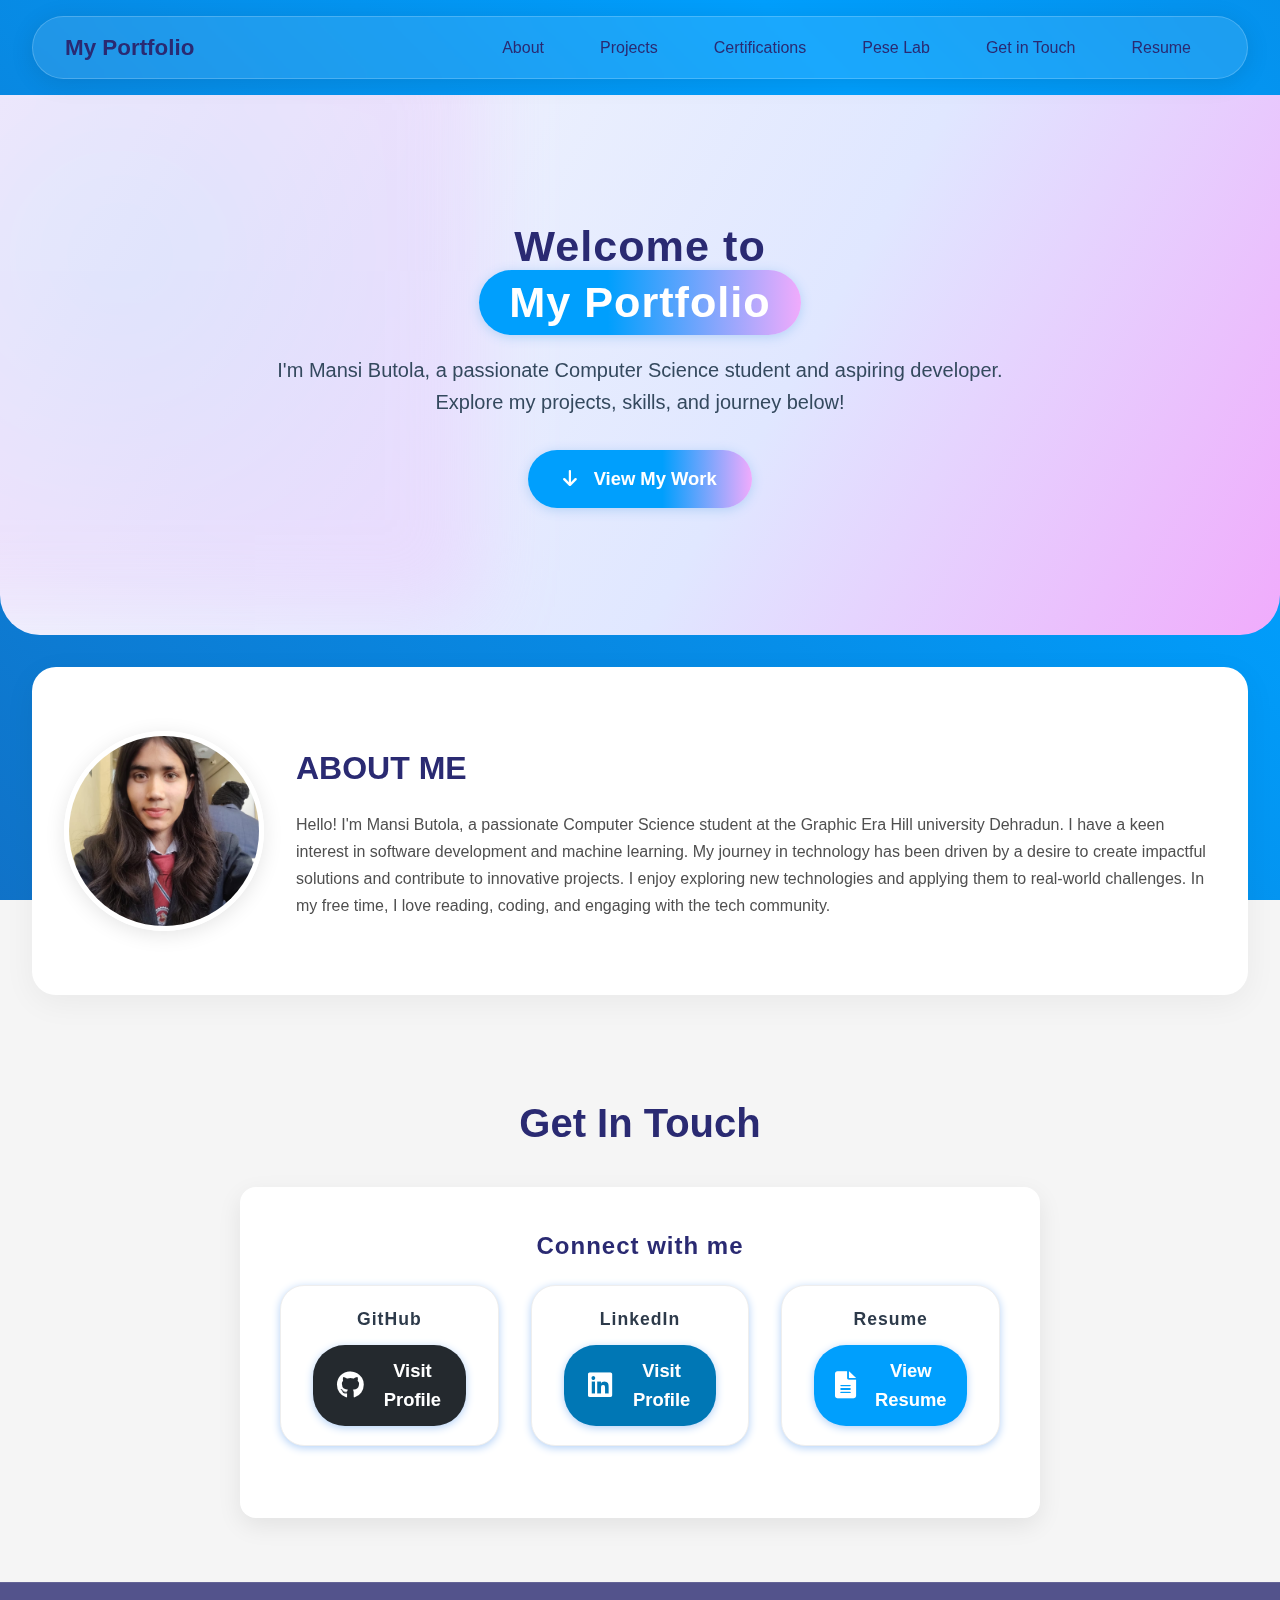
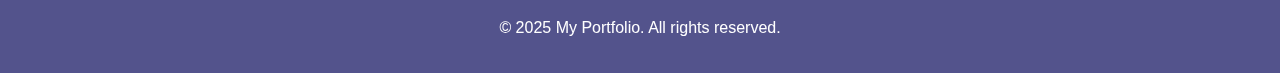
<file: index.html>
<!DOCTYPE html>
<html lang="en">
<head>
    <meta charset="UTF-8">
    <meta name="viewport" content="width=device-width, initial-scale=1.0">
    <title>My Portfolio</title>    
    <link rel="stylesheet" href="styles.css">
    <link rel="stylesheet" href="https://cdnjs.cloudflare.com/ajax/libs/font-awesome/6.0.0/css/all.min.css">
   
</head>
<body>
    <!-- Attractive Navigation Labels at the Top -->
     <!-- Modern Navigation Bar -->
<nav class="navbar">
    <div class="navbar-left">
        <span class="logo">My Portfolio</span>
    </div>
    <ul class="navbar-links">
        <li><a href="#about">About</a></li>
        <li><a href="projects.html">Projects</a></li>
        <li><a href="certifications.html">Certifications</a></li>
        <li><a href="pese-lab.html">Pese Lab</a></li>
        <li><a href="#contact">Get in Touch</a></li>
        <li><a href="my_resume (5).pdf" target="_blank">Resume</a></li>
    </ul>
    <div class="burger">
        <div class="line1"></div>
        <div class="line2"></div>
        <div class="line3"></div>
    </div>
</nav>


    <!-- Hero Section -->
 <section id="home" class="hero">
    <div class="hero-bg-shape"></div>
    <div class="hero-content">
        <h1 class="hero-title">
            <span>Welcome to</span>
            <br>
            <span class="hero-highlight">My Portfolio</span>
        </h1>
        <p class="hero-subtitle">
            I'm Mansi Butola, a passionate Computer Science student and aspiring developer.<br>
            Explore my projects, skills, and journey below!
        </p>
        <a href="#projects" class="hero-btn">
            <i class="fas fa-arrow-down"></i> View My Work
        </a>
    </div>
</section>
<!-- Attractive About Me Section -->
<section class="about-attractive" id="about">
    <div class="about-flex-container">
         <div class="about-photo-label">
            <span class="photo-label-text"></span>
            <div class="about-photo-circle">
                <img src="me.jpg" alt="Mansi Butola" />
            </div>
        </div>
        <!-- About Content Box (Horizontal, Unique, Attractive) -->
        <div class="about-content-box">
            <h1 class="about-title">ABOUT ME</h1>
            <p>
                Hello! I'm Mansi Butola, a passionate Computer Science student at the Graphic Era Hill university Dehradun. I have a keen interest in software development and machine learning. My journey in technology has been driven by a desire to create impactful solutions and contribute to innovative projects. I enjoy exploring new technologies and applying them to real-world challenges. In my free time, I love reading, coding, and engaging with the tech community.
            </p>
        </div>
    </div>
</section>



   

    <!-- Contact Section -->
    <section id="contact" class="contact">
        <h2>Get In Touch</h2>
       <div class="contact-labels-wrapper">
            <div class="contact-labels-heading">Connect with me</div>
            <div class="contact-labels">
                <div class="contact-label-card">
                    <div class="contact-label-title">GitHub</div>
                    <a href="https://github.com/MansiButola1234" target="_blank" class="contact-link github">
                        <i class="fab fa-github"></i> Visit Profile
                    </a>
                </div>
                <div class="contact-label-card">
                    <div class="contact-label-title">LinkedIn</div>
                    <a href="https://www.linkedin.com/in/mansi-butola-60ba182a9/" target="_blank" class="contact-link linkedin">
                        <i class="fab fa-linkedin"></i> Visit Profile
                    </a>
                </div>
                <div class="contact-label-card">
                    <div class="contact-label-title">Resume</div>
                    <a href="my_resume (5).pdf" target="_blank" class="contact-link resume">
                        <i class="fas fa-file-alt"></i> View Resume
                    </a>
                </div>
            </div>
        </div>
    </div>           
</section>

    <footer>
        <p>&copy; 2025 My Portfolio. All rights reserved.</p>
    </footer>

    <script src="script.js"></script>

</body>
</html>
</file>
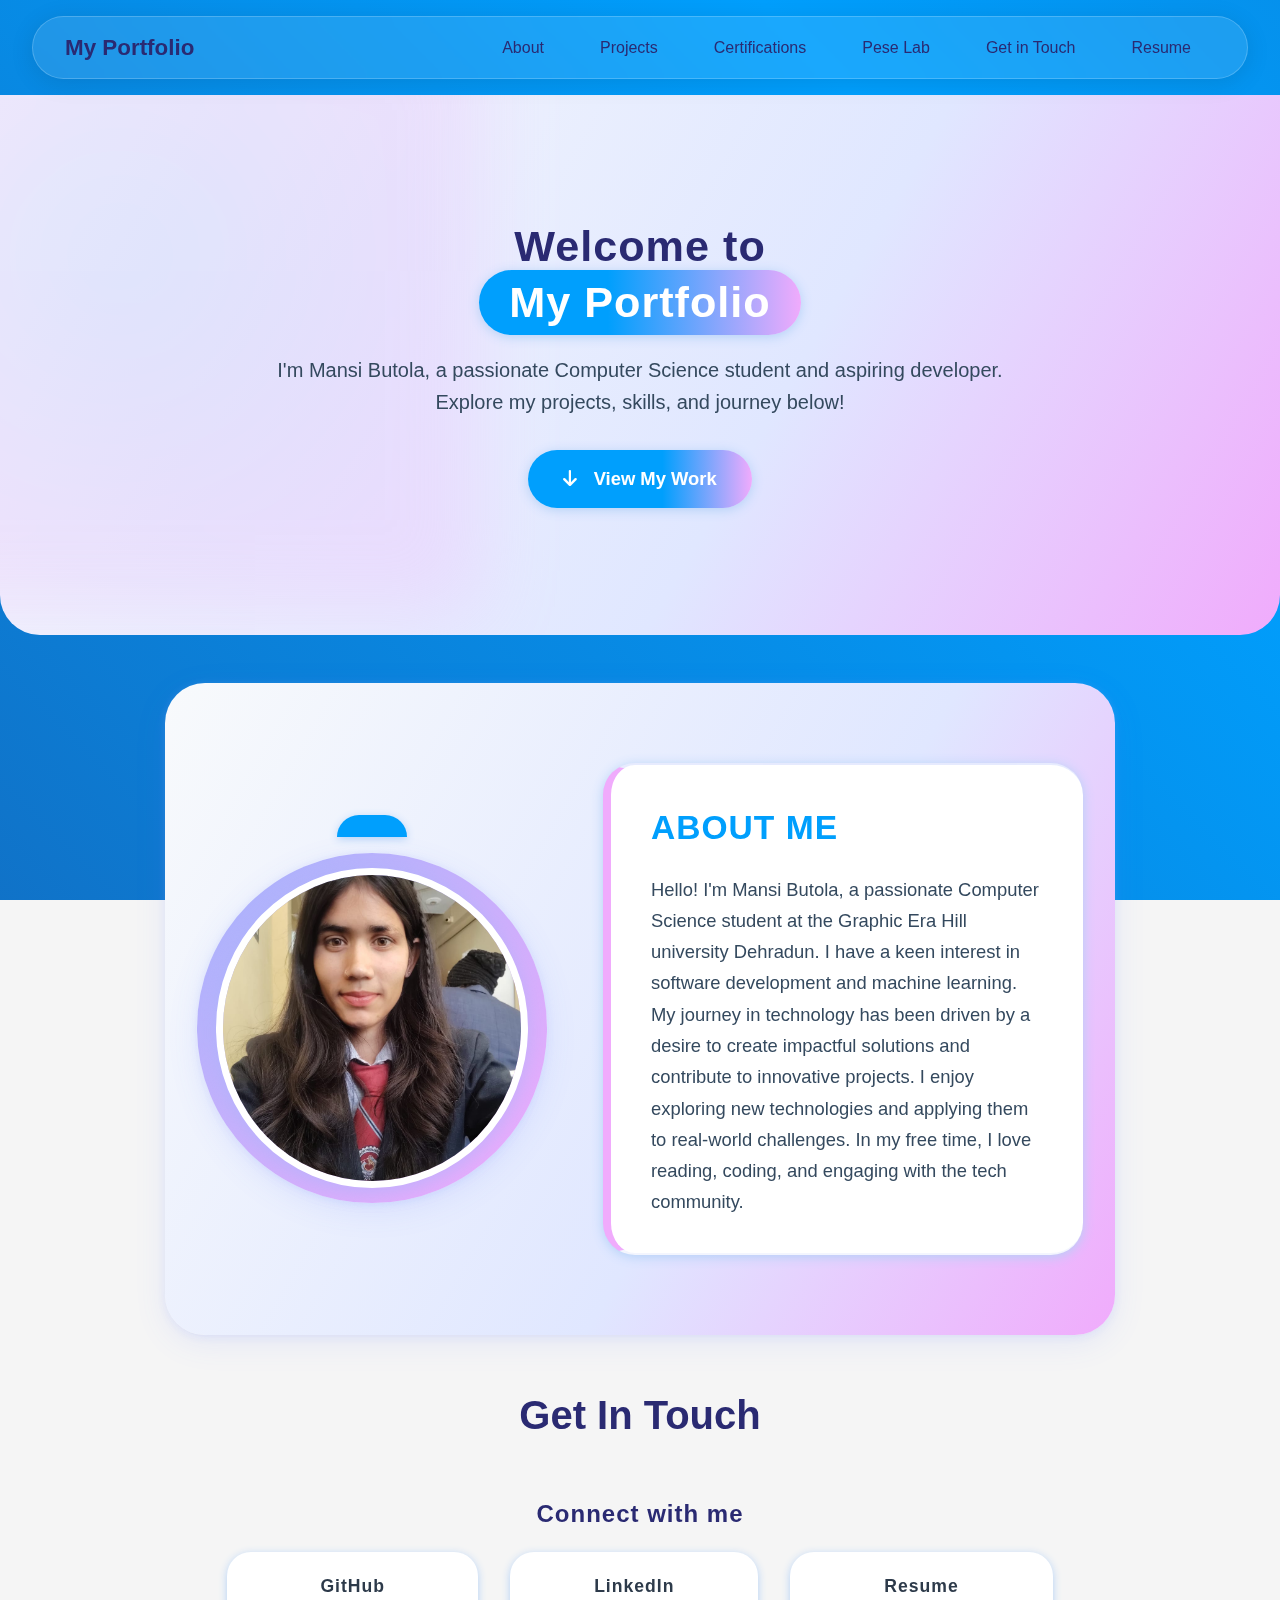
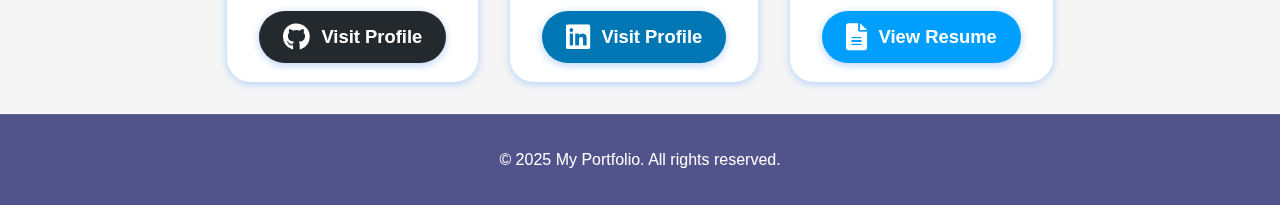
<file: portfolio/index.html>
<!DOCTYPE html>
<html lang="en">
<head>
    <meta charset="UTF-8">
    <meta name="viewport" content="width=device-width, initial-scale=1.0">
    <title>My Portfolio</title>    
    <link rel="stylesheet" href="styles.css">
    <link rel="stylesheet" href="https://cdnjs.cloudflare.com/ajax/libs/font-awesome/6.0.0/css/all.min.css">
   
</head>
<body>
    <!-- Attractive Navigation Labels at the Top -->
     <!-- Modern Navigation Bar -->
<nav class="navbar">
    <div class="navbar-left">
        <span class="logo">My Portfolio</span>
    </div>
    <ul class="navbar-links">
        <li><a href="#about">About</a></li>
        <li><a href="projects.html">Projects</a></li>
        <li><a href="certifications.html">Certifications</a></li>
        <li><a href="pese-lab.html">Pese Lab</a></li>
        <li><a href="#contact">Get in Touch</a></li>
        <li><a href="my_resume (5).pdf" target="_blank">Resume</a></li>
    </ul>
</nav>


    <!-- Hero Section -->
 <section id="home" class="hero">
    <div class="hero-bg-shape"></div>
    <div class="hero-content">
        <h1 class="hero-title">
            <span>Welcome to</span>
            <br>
            <span class="hero-highlight">My Portfolio</span>
        </h1>
        <p class="hero-subtitle">
            I'm Mansi Butola, a passionate Computer Science student and aspiring developer.<br>
            Explore my projects, skills, and journey below!
        </p>
        <a href="#projects" class="hero-btn">
            <i class="fas fa-arrow-down"></i> View My Work
        </a>
    </div>
</section>
<!-- Attractive About Me Section -->
<section class="about-attractive" id="about">
    <div class="about-flex-container">
         <div class="about-photo-label">
            <span class="photo-label-text"></span>
            <div class="about-photo-circle">
                <img src="me.jpg" alt="Mansi Butola" />
            </div>
        </div>
        <!-- About Content Box (Horizontal, Unique, Attractive) -->
        <div class="about-content-box">
            <h1 class="about-title">ABOUT ME</h1>
            <p>
                Hello! I'm Mansi Butola, a passionate Computer Science student at the Graphic Era Hill university Dehradun. I have a keen interest in software development and machine learning. My journey in technology has been driven by a desire to create impactful solutions and contribute to innovative projects. I enjoy exploring new technologies and applying them to real-world challenges. In my free time, I love reading, coding, and engaging with the tech community.
            </p>
        </div>
    </div>
</section>



   

    <!-- Contact Section -->
    <section id="contact" class="contact">
        <h2>Get In Touch</h2>
       <div class="contact-labels-wrapper">
            <div class="contact-labels-heading">Connect with me</div>
            <div class="contact-labels">
                <div class="contact-label-card">
                    <div class="contact-label-title">GitHub</div>
                    <a href="https://github.com/MansiButola1234" target="_blank" class="contact-link github">
                        <i class="fab fa-github"></i> Visit Profile
                    </a>
                </div>
                <div class="contact-label-card">
                    <div class="contact-label-title">LinkedIn</div>
                    <a href="https://www.linkedin.com/in/mansi-butola-60ba182a9/" target="_blank" class="contact-link linkedin">
                        <i class="fab fa-linkedin"></i> Visit Profile
                    </a>
                </div>
                <div class="contact-label-card">
                    <div class="contact-label-title">Resume</div>
                    <a href="my_resume (5).pdf" target="_blank" class="contact-link resume">
                        <i class="fas fa-file-alt"></i> View Resume
                    </a>
                </div>
            </div>
        </div>
    </div>           
</section>

    <footer>
        <p>&copy; 2025 My Portfolio. All rights reserved.</p>
    </footer>

    <script src="script.js"></script>

</body>
</html>
</file>
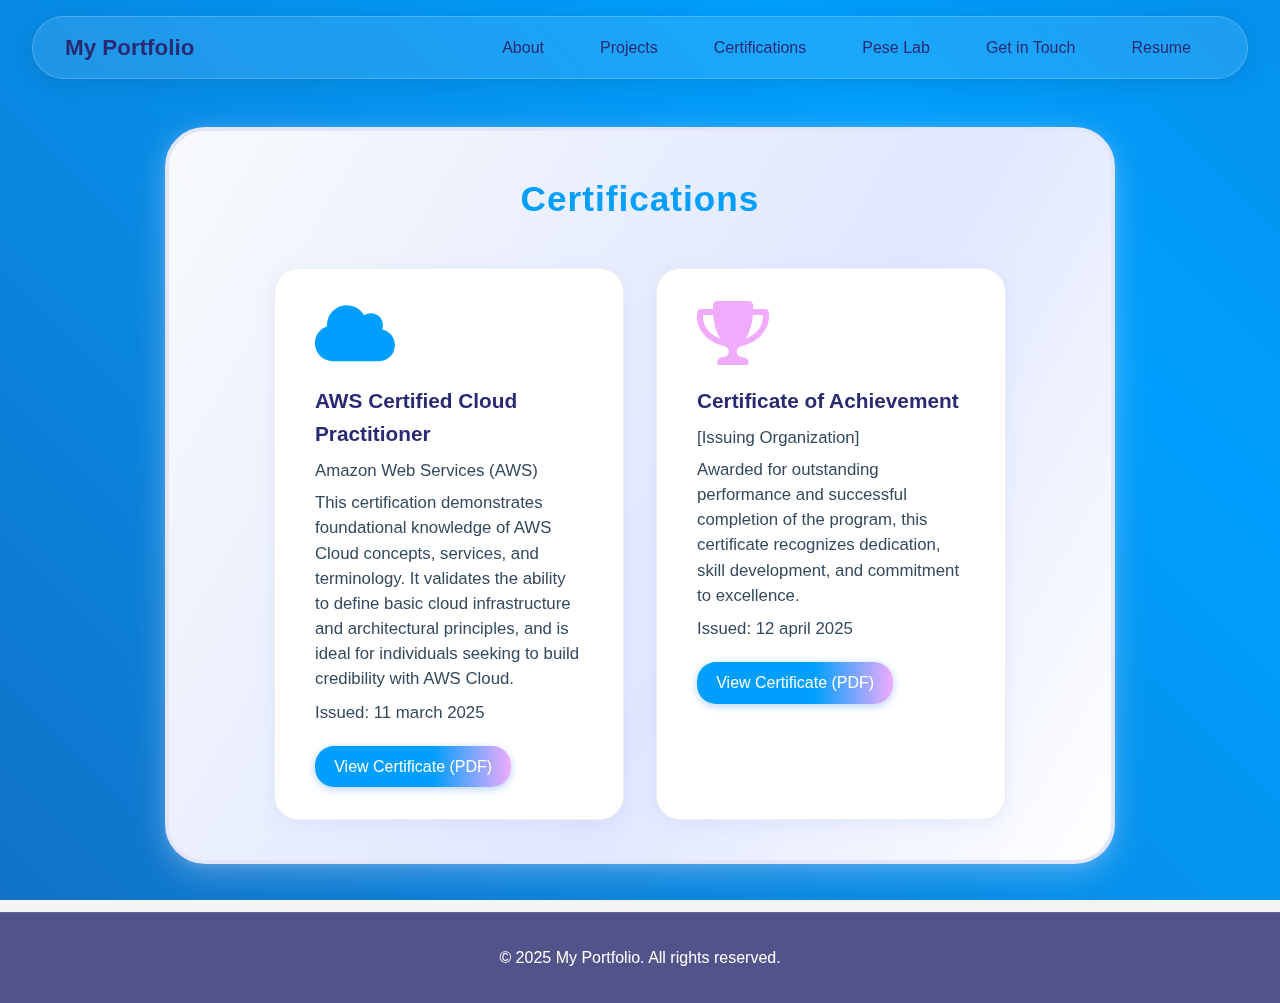
<file: certifications.html>
<!DOCTYPE html>
<html lang="en">
<head>
    <meta charset="UTF-8">
    <meta name="viewport" content="width=device-width, initial-scale=1.0">
    <title>Certifications - My Portfolio</title>
    <link rel="stylesheet" href="styles.css">
    <link rel="stylesheet" href="certifications.css">
    <link rel="stylesheet" href="https://cdnjs.cloudflare.com/ajax/libs/font-awesome/6.0.0/css/all.min.css">
</head>
<body>
    <nav class="navbar">
        <div class="navbar-left">
            <span class="logo">My Portfolio</span>
        </div>
        <ul class="navbar-links">
            <li><a href="index.html#about">About</a></li>
            <li><a href="index.html#projects">Projects</a></li>
            <li><a href="certifications.html">Certifications</a></li>
            <li><a href="pese-lab.html">Pese Lab</a></li>
            <li><a href="index.html#contact">Get in Touch</a></li>
            <li><a href="my_resume (5).pdf" target="_blank">Resume</a></li>
        </ul>
        <div class="burger">
            <div class="line1"></div>
            <div class="line2"></div>
            <div class="line3"></div>
        </div>
    </nav>
    <section id="certifications" class="certifications">
        <h2>Certifications</h2>
        <div class="certification-list">
            <div class="certification-item">
                <i class="fas fa-cloud fa-2x" style="color:#009ffd; margin-bottom: 0.7rem;"></i>
                <h3>AWS Certified Cloud Practitioner</h3>
                <p>Amazon Web Services (AWS)</p>
                <p class="cert-desc">This certification demonstrates foundational knowledge of AWS Cloud concepts, services, and terminology. It validates the ability to define basic cloud infrastructure and architectural principles, and is ideal for individuals seeking to build credibility with AWS Cloud.</p>
                <p>Issued: 11 march  2025</p>
                <a href="aws_practitioner.pdf" target="_blank">View Certificate (PDF)</a>
            </div>
            <div class="certification-item">
                <i class="fas fa-trophy fa-2x" style="color:#f0abfc; margin-bottom: 0.7rem;"></i>
                <h3>Certificate of Achievement</h3>
                <p>[Issuing Organization]</p>
                <p class="cert-desc">Awarded for outstanding performance and successful completion of the program, this certificate recognizes dedication, skill development, and commitment to excellence.</p>
                <p>Issued:  12 april 2025</p>
                <a href="certificate_mansi_butola.pdf" target="_blank">View Certificate (PDF)</a>
            </div>
        </div>
    </section>
    <footer>
        <p>&copy; 2025 My Portfolio. All rights reserved.</p>
    </footer>
</body>
</html>
</file>
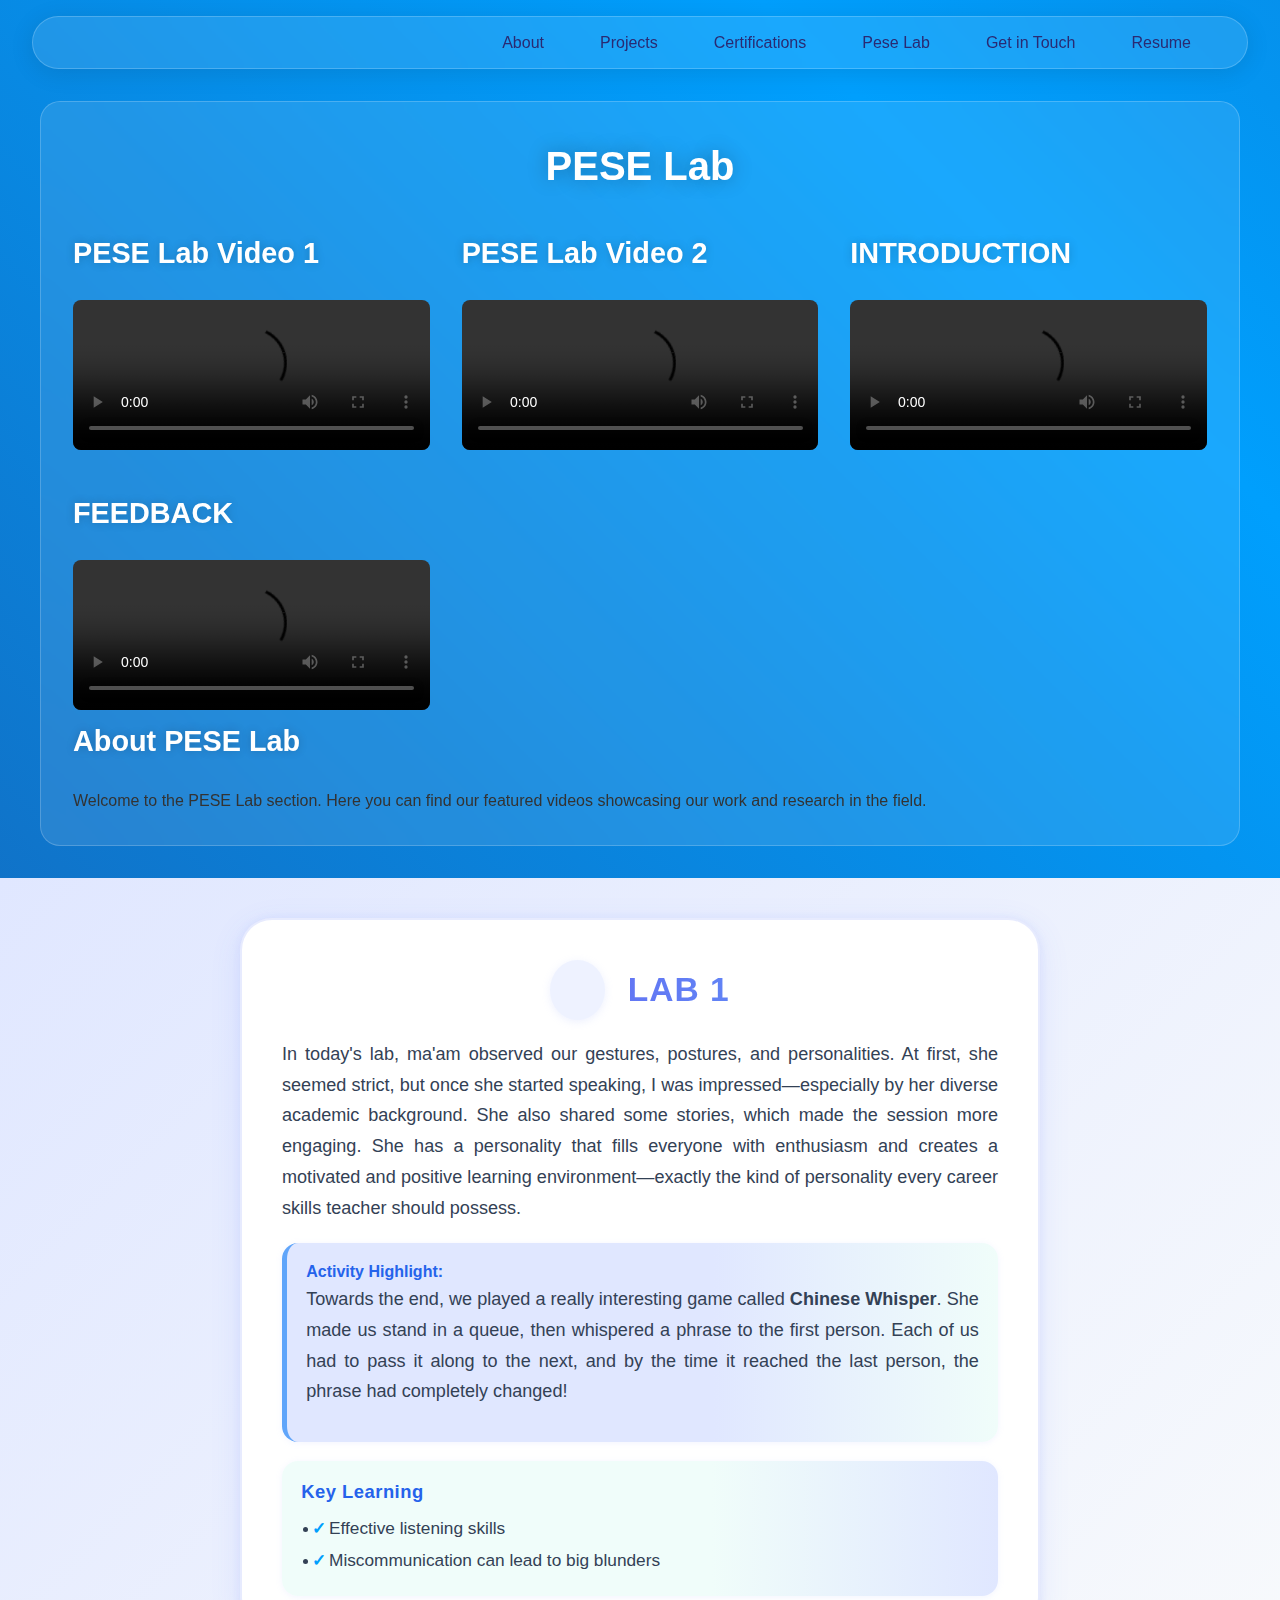
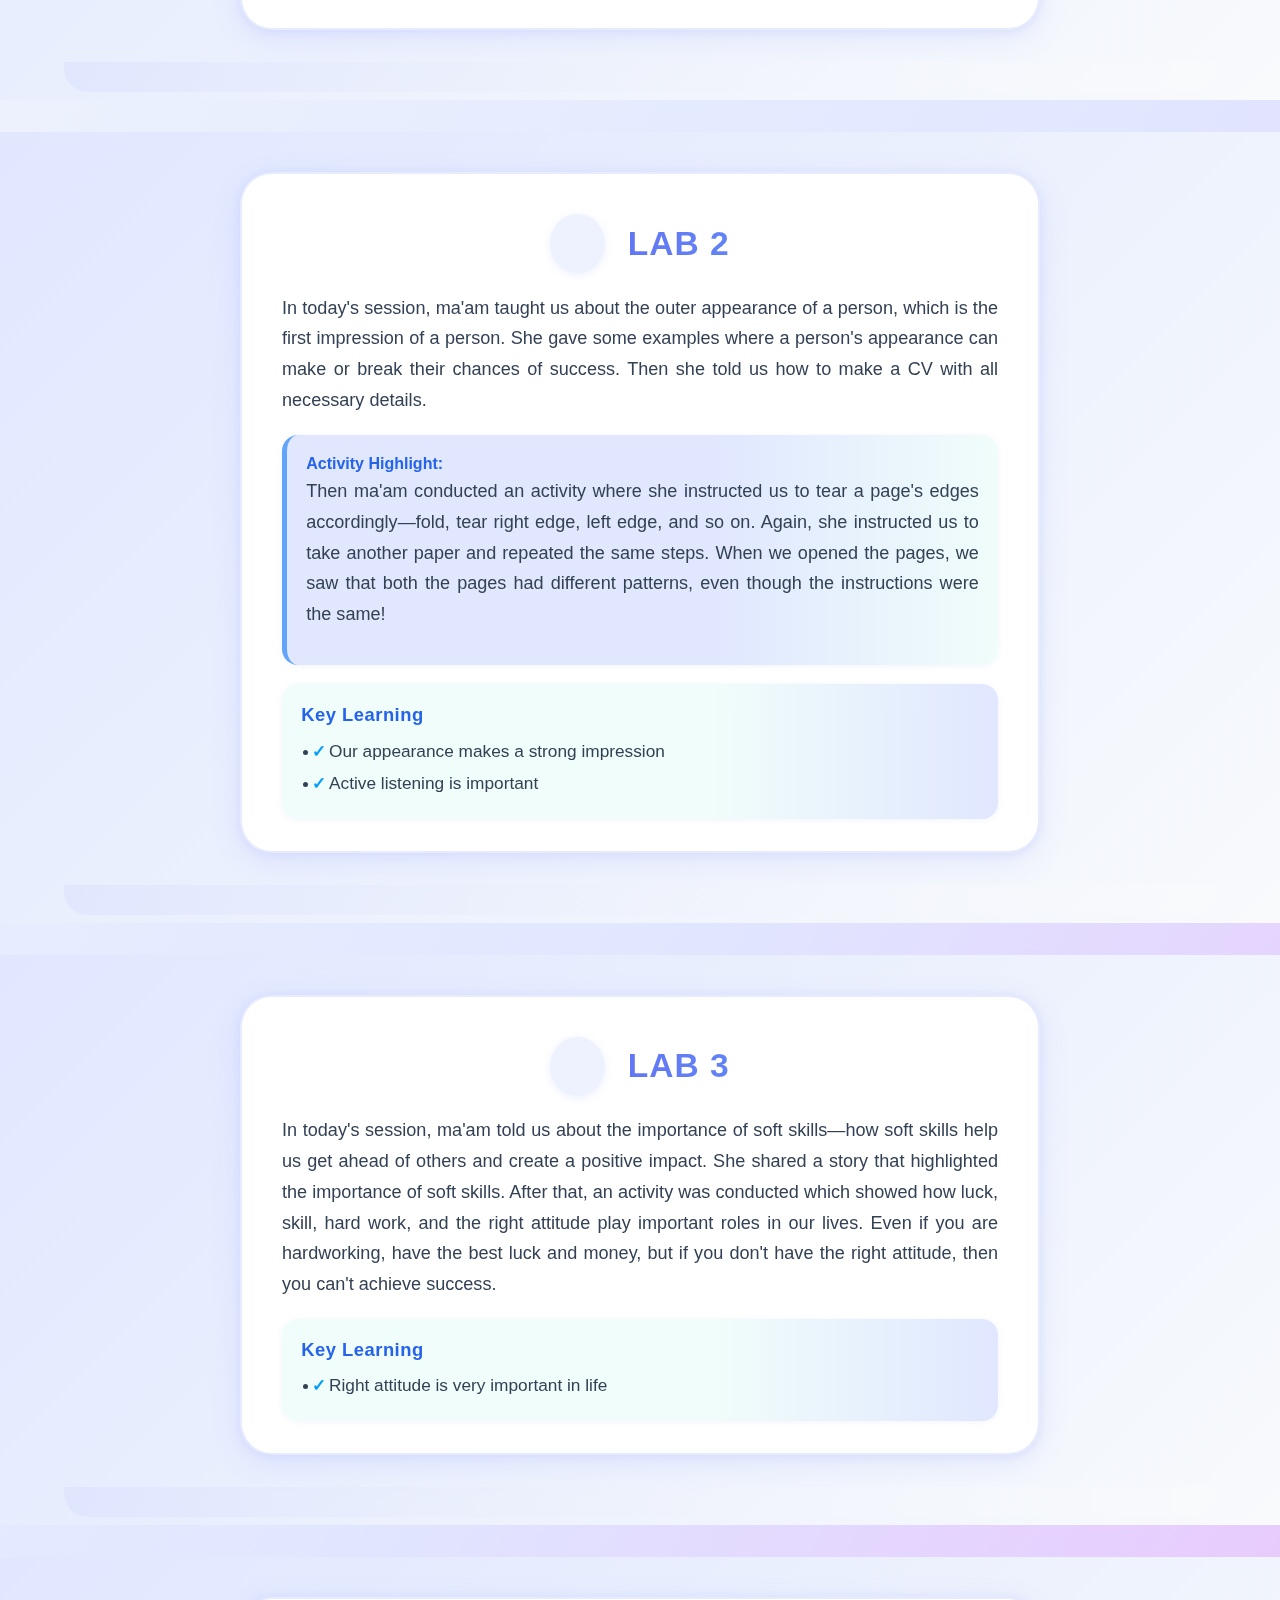
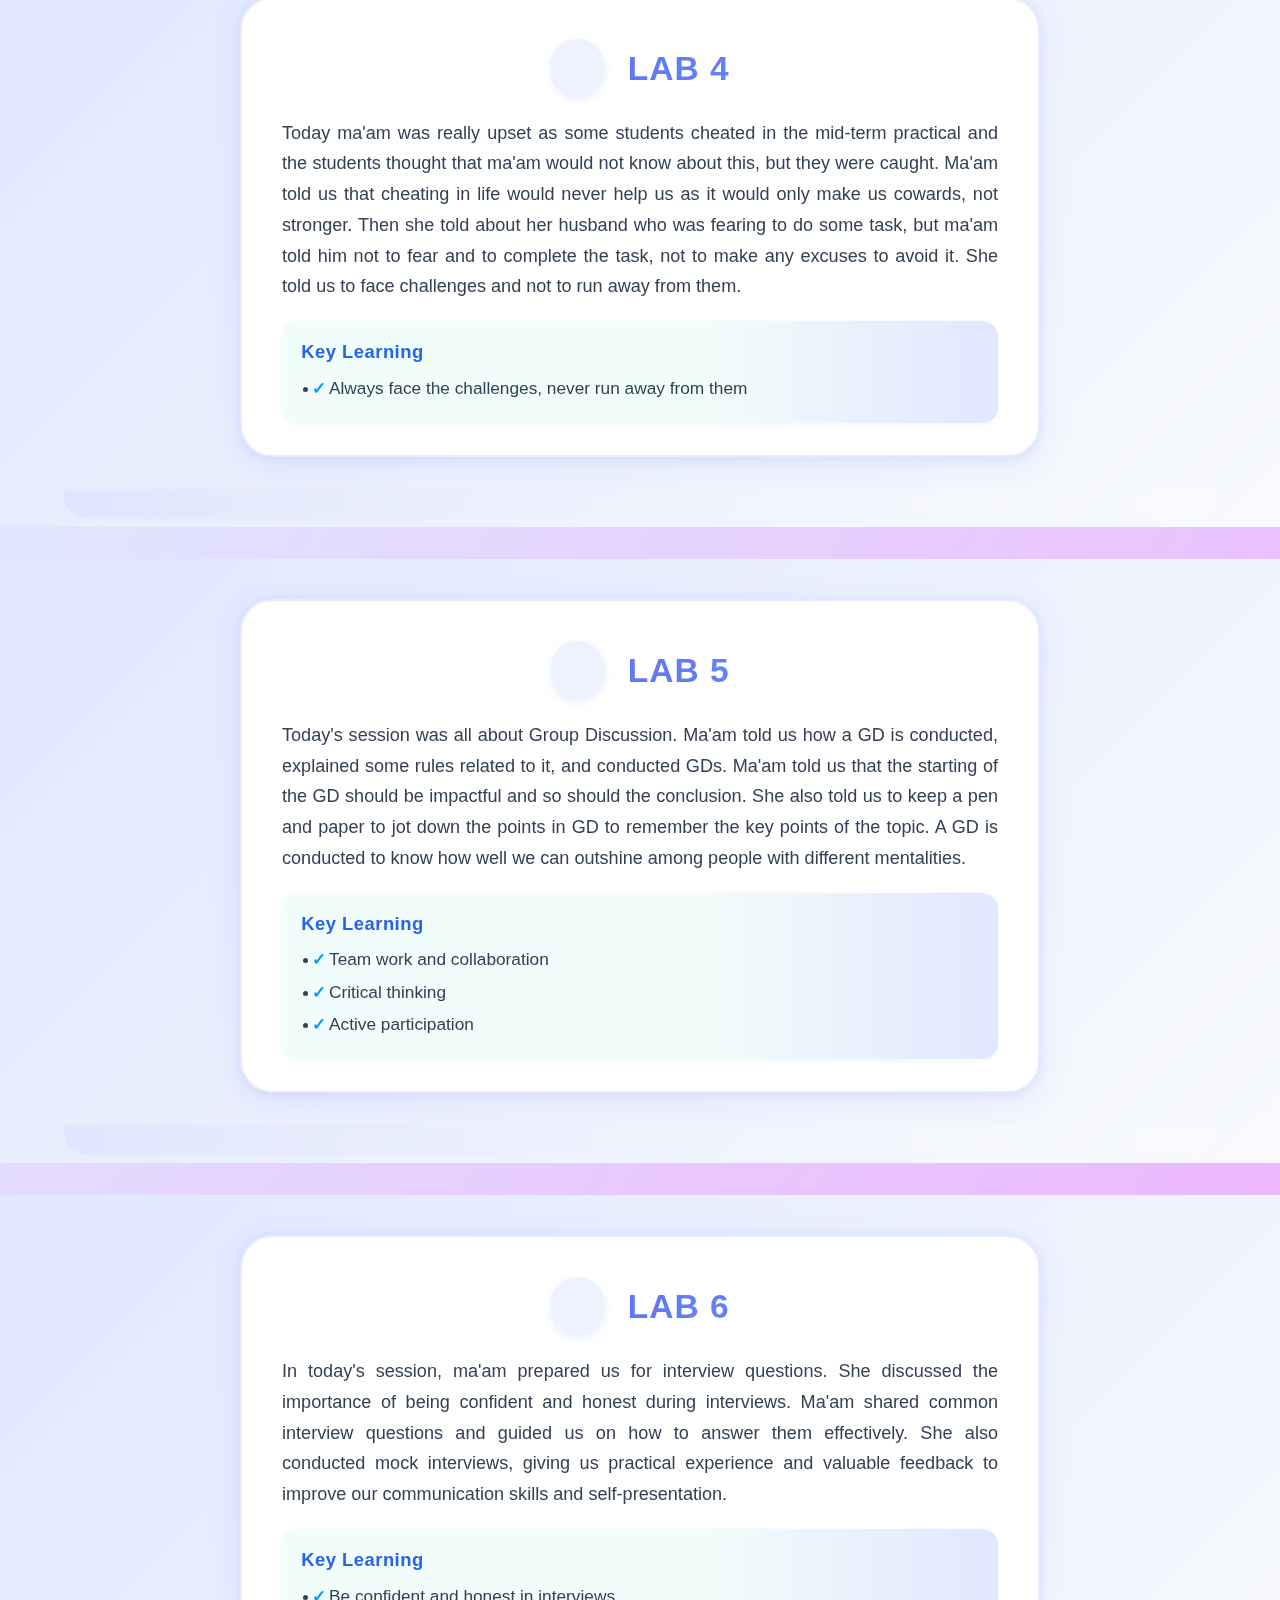
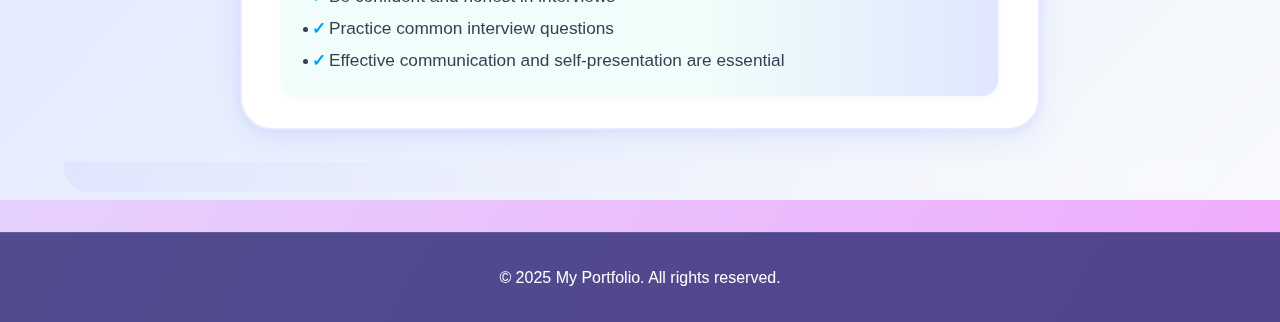
<file: pese-lab.html>
<!DOCTYPE html>
<html lang="en">
<head>
    <meta charset="UTF-8">
    <meta name="viewport" content="width=device-width, initial-scale=1.0">
    <title>PESE Lab - Portfolio</title>
    <link rel="stylesheet" href="styles.css">
    <link rel="stylesheet" href="pese-lab.css">
    <link rel="stylesheet" href="https://cdnjs.cloudflare.com/ajax/libs/font-awesome/6.0.0/css/all.min.css">
</head>
<body>


        <!-- PESE Lab Navigation Section -->
    <nav class="navbar">
    <div class="navbar-left">
    </div>
    <ul class="navbar-links">
        <li><a href="index.html#about">About</a></li>
        <li><a href="index.html#projects">Projects</a></li>
        <li><a href="certifications.html">Certifications</a></li>
        <li><a href="pese-lab.html">Pese Lab</a></li>
        <li><a href="index.html#contact">Get in Touch</a></li>
        <li><a href="my_resume (5).pdf" target="_blank">Resume</a></li>
    </ul>
     <div class="burger">
            <div class="line1"></div>
            <div class="line2"></div>
            <div class="line3"></div>
        </div>
</nav> 
<!-- <nav>
    <a href="index.html#home">Home</a>
    <a href="index.html#about">About</a>
    <a href="index.html#projects">Projects</a>
    <a href="index.html#contact">Contact</a>
</nav> -->
    <!-- PESE Lab Section -->
    <section class="pese-lab-section">
        <h2>PESE Lab</h2>
        <div class="videos-grid">
            <div class="video-item">
                <h3>PESE Lab Video 1</h3>
                <div class="video-container">
                    <video id="featured-video-1" controls>
                        <source src="https://raw.githubusercontent.com/MansiButola1234/portfolio/main/mansi_compress%20(1).mp4" type="video/mp4">

                        Your browser does not support the video tag.
                    </video>
                </div>
            </div>
            <div class="video-item">
                <h3>PESE Lab Video 2</h3>
                <div class="video-container">
                    <video id="featured-video-2" controls>
                        <source src="https://raw.githubusercontent.com/MansiButola1234/portfolio/main/ayesha_pese%20(1)%20(1).mp4
" type="video/mp4">
                        Your browser does not support the video tag.
                    </video>
                </div>
            </div>
            <div class="video-item">
                <h3>INTRODUCTION </h3>
                <div class="video-container">
                    <video id="featured-video-1" controls>
                        <source src="https://raw.githubusercontent.com/MansiButola1234/portfolio/main/introduction.mp4" type="video/mp4">
                        Your browser does not support the video tag.
                    </video>
                </div>
            </div>      
               <div class="video-item">
                <h3>FEEDBACK </h3>
                <div class="video-container">
                    <video id="featured-video-1" controls>
                        <source src="https://raw.githubusercontent.com/MansiButola1234/portfolio/main/WhatsApp%20Video%202025-06-03%20at%2016.47.28_51b48c63.mp4" type="video/mp4">
                        Your browser does not support the video tag.
                    </video>
                </div>
            </div>  
        </div>
        <div class="lab-content">
            <h3>About PESE Lab</h3>
            <p>Welcome to the PESE Lab section. Here you can find our featured videos showcasing our work and research in the field.</p>
        </div>
    </section>
      <section id="lab-activity" class="lab-activity-section">
        <div class="lab-activity-container">
            <h2 class="lab-activity-title"><i class="fas fa-flask"></i> LAB 1</h2>
            <div class="lab-activity-content">
                <p>
                    In today's lab, ma'am observed our gestures, postures, and personalities. At first, she seemed strict, but once she started speaking, I was impressed—especially by her diverse academic background. She also shared some stories, which made the session more engaging. She has a personality that fills everyone with enthusiasm and creates a motivated and positive learning environment—exactly the kind of personality every career skills teacher should possess.
                </p>
                <div class="lab-activity-highlight">
                    <strong>Activity Highlight:</strong>
                    <p>
                        Towards the end, we played a really interesting game called <b>Chinese Whisper</b>. She made us stand in a queue, then whispered a phrase to the first person. Each of us had to pass it along to the next, and by the time it reached the last person, the phrase had completely changed!
                    </p>
                </div>
                <div class="lab-activity-key-learning">
                         <h3>Key Learning</h3>
                    <ul>
                        <li>Effective listening skills</li>
                        <li>Miscommunication can lead to big blunders</li>
                    </ul>
                </div>
            </div>
        </div>
    </section>
<section id="lab-activity-2" class="lab-activity-section">
    <div class="lab-activity-container">
        <h2 class="lab-activity-title"><i class="fas fa-flask"></i> LAB 2</h2>
        <div class="lab-activity-content">
            <p>
                In today's session, ma'am taught us about the outer appearance of a person, which is the first impression of a person. She gave some examples where a person's appearance can make or break their chances of success. Then she told us how to make a CV with all necessary details.
            </p>
            <div class="lab-activity-highlight">
                <strong>Activity Highlight:</strong>
                <p>
                    Then ma'am conducted an activity where she instructed us to tear a page's edges accordingly—fold, tear right edge, left edge, and so on. Again, she instructed us to take another paper and repeated the same steps. When we opened the pages, we saw that both the pages had different patterns, even though the instructions were the same!
                </p>
            </div>
            <div class="lab-activity-key-learning">
                <h3>Key Learning</h3>
                <ul>
                    <li>Our appearance makes a strong impression</li>
                    <li>Active listening is important</li>
                </ul>
            </div>
        </div>
    </div>
</section>
<section id="lab-activity-3" class="lab-activity-section">
    <div class="lab-activity-container">
        <h2 class="lab-activity-title"><i class="fas fa-flask"></i> LAB 3</h2>
        <div class="lab-activity-content">
            <p>
                In today's session, ma'am told us about the importance of soft skills—how soft skills help us get ahead of others and create a positive impact. She shared a story that highlighted the importance of soft skills. After that, an activity was conducted which showed how luck, skill, hard work, and the right attitude play important roles in our lives. Even if you are hardworking, have the best luck and money, but if you don't have the right attitude, then you can't achieve success.
            </p>
            <div class="lab-activity-key-learning">
                <h3>Key Learning</h3>
                <ul>
                    <li>Right attitude is very important in life</li>
                </ul>
            </div>
        </div>
    </div>
</section>

<section id="lab-activity-4" class="lab-activity-section">
    <div class="lab-activity-container">
        <h2 class="lab-activity-title"><i class="fas fa-flask"></i> LAB 4</h2>
        <div class="lab-activity-content">
            <p>
                Today ma'am was really upset as some students cheated in the mid-term practical and the students thought that ma'am would not know about this, but they were caught. Ma'am told us that cheating in life would never help us as it would only make us cowards, not stronger. Then she told about her husband who was fearing to do some task, but ma'am told him not to fear and to complete the task, not to make any excuses to avoid it. She told us to face challenges and not to run away from them.
            </p>
            <div class="lab-activity-key-learning">
                <h3>Key Learning</h3>
                <ul>
                    <li>Always face the challenges, never run away from them</li>
                </ul>
            </div>
        </div>
    </div>
</section>
<section id="lab-activity-5" class="lab-activity-section">
    <div class="lab-activity-container">
        <h2 class="lab-activity-title"><i class="fas fa-flask"></i> LAB 5</h2>
        <div class="lab-activity-content">
            <p>
                Today's session was all about Group Discussion. Ma'am told us how a GD is conducted, explained some rules related to it, and conducted GDs. Ma'am told us that the starting of the GD should be impactful and so should the conclusion. She also told us to keep a pen and paper to jot down the points in GD to remember the key points of the topic. A GD is conducted to know how well we can outshine among people with different mentalities.
            </p>
            <div class="lab-activity-key-learning">
                <h3>Key Learning</h3>
                <ul>
                    <li>Team work and collaboration</li>
                    <li>Critical thinking</li>
                    <li>Active participation</li>
                </ul>
            </div>
        </div>
    </div>
</section>
<section id="lab-activity-6" class="lab-activity-section">
    <div class="lab-activity-container">
        <h2 class="lab-activity-title"><i class="fas fa-flask"></i> LAB 6</h2>
        <div class="lab-activity-content">
            <p>
                In today's session, ma'am prepared us for interview questions. She discussed the importance of being confident and honest during interviews. Ma'am shared common interview questions and guided us on how to answer them effectively. She also conducted mock interviews, giving us practical experience and valuable feedback to improve our communication skills and self-presentation.
            </p>
            <div class="lab-activity-key-learning">
                <h3>Key Learning</h3>
                <ul>
                    <li>Be confident and honest in interviews</li>
                    <li>Practice common interview questions</li>
                    <li>Effective communication and self-presentation are essential</li>
                </ul>
            </div>
        </div>
    </div>
</section>
    <footer>
        <p>&copy; 2025 My Portfolio. All rights reserved.</p>
    </footer>

    <script src="script.js"></script>
</body>
</html>
</file>
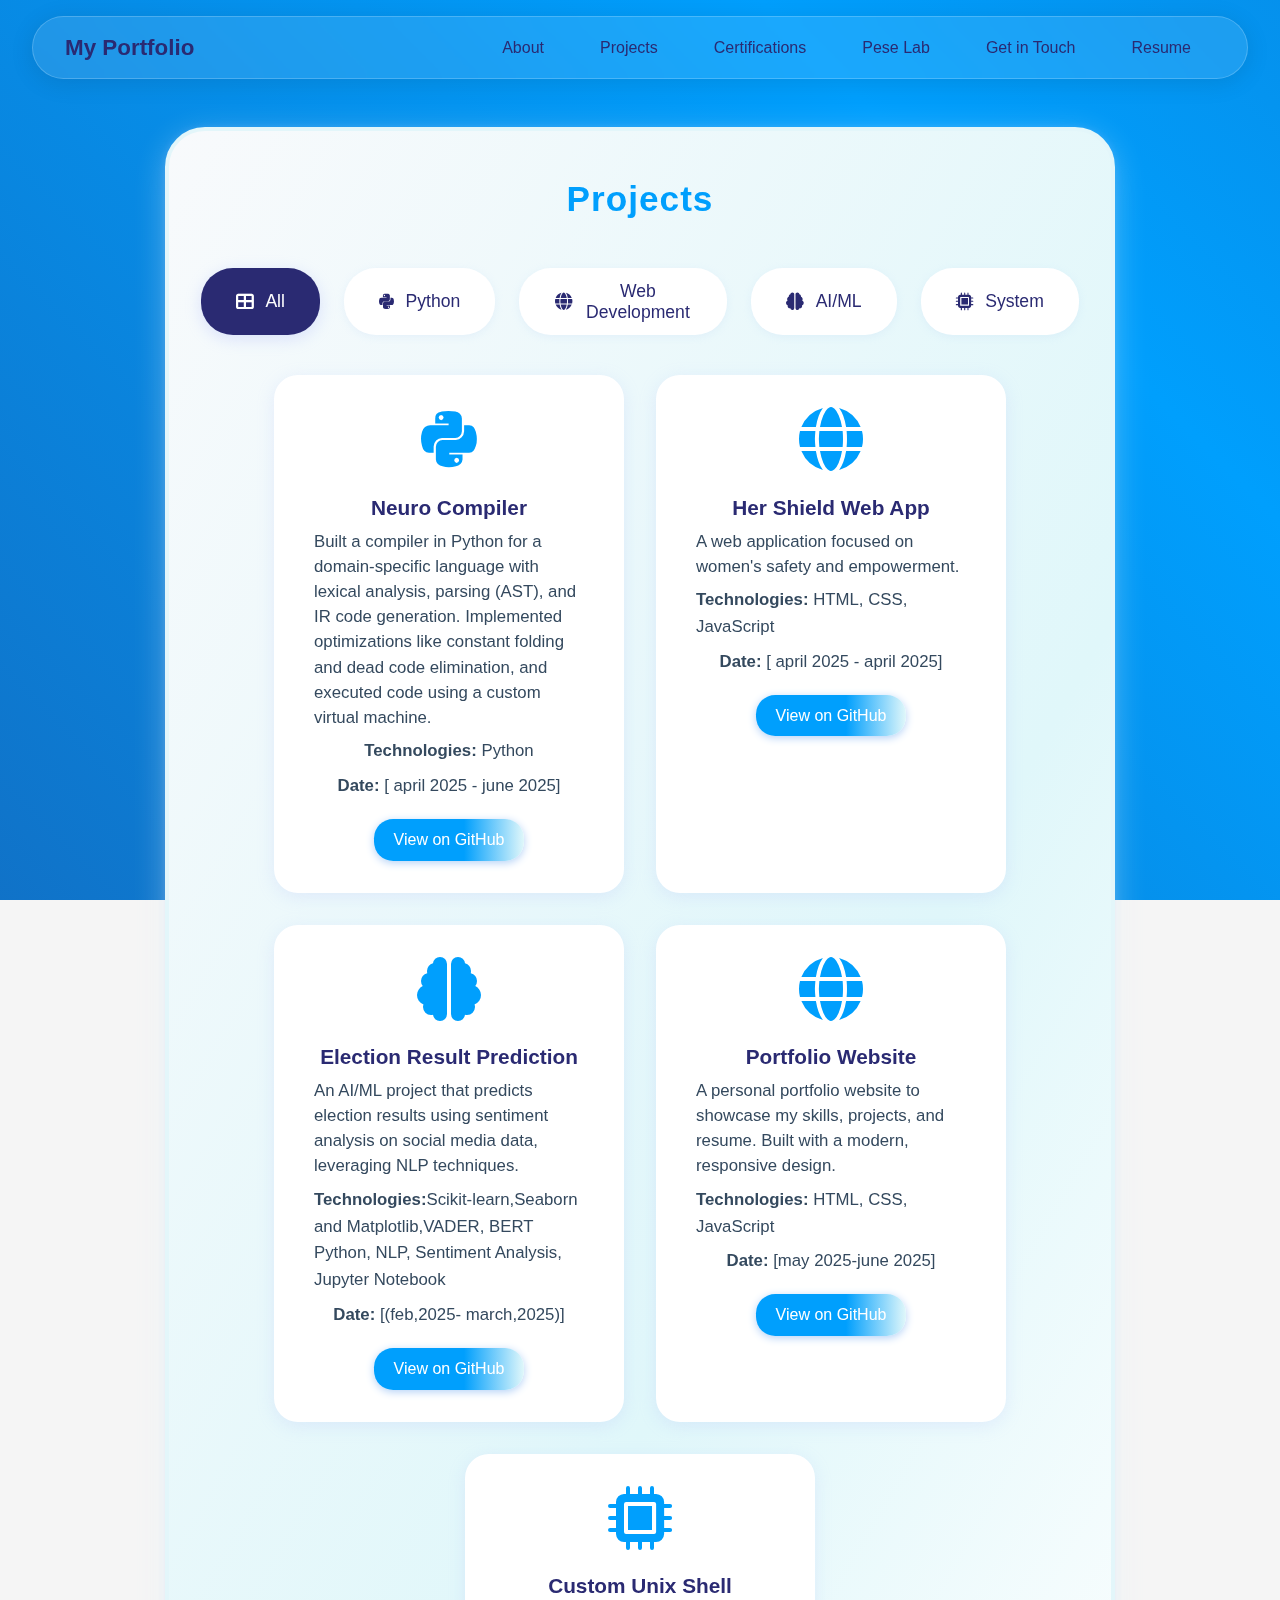
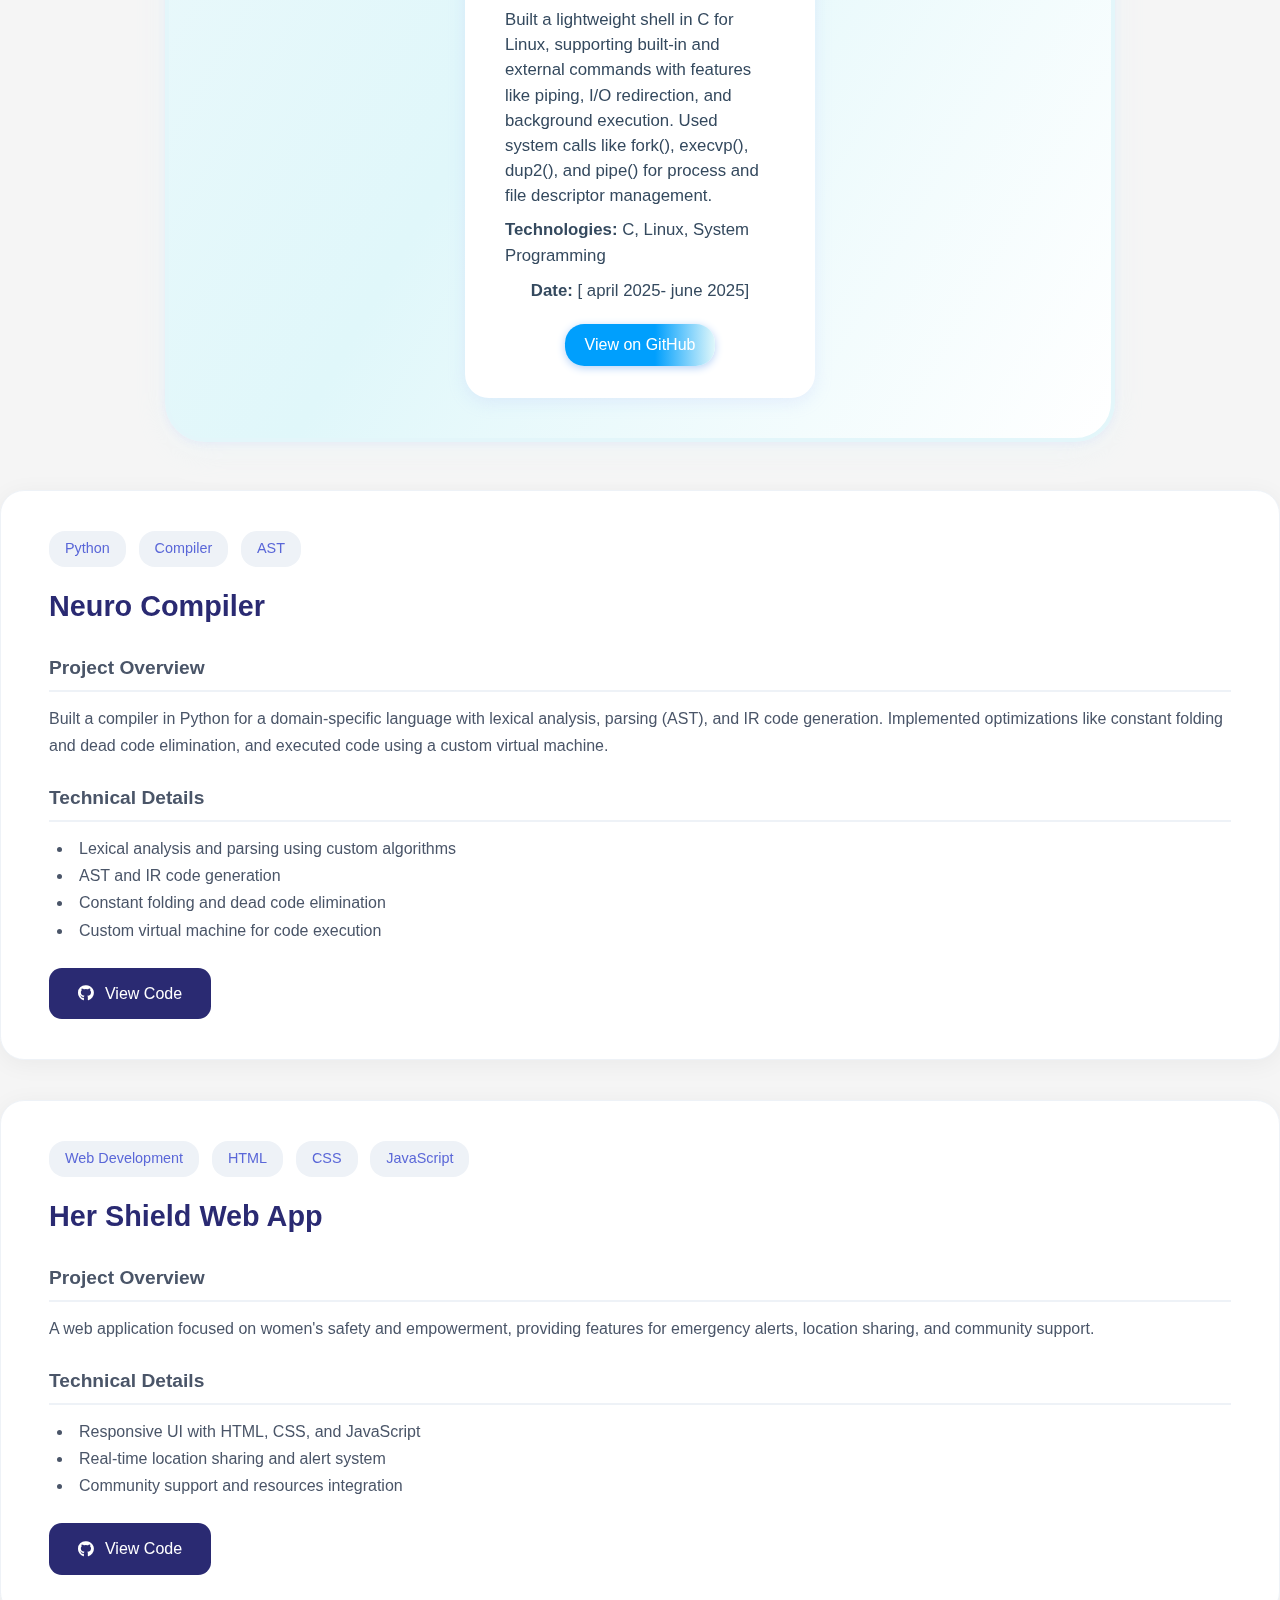
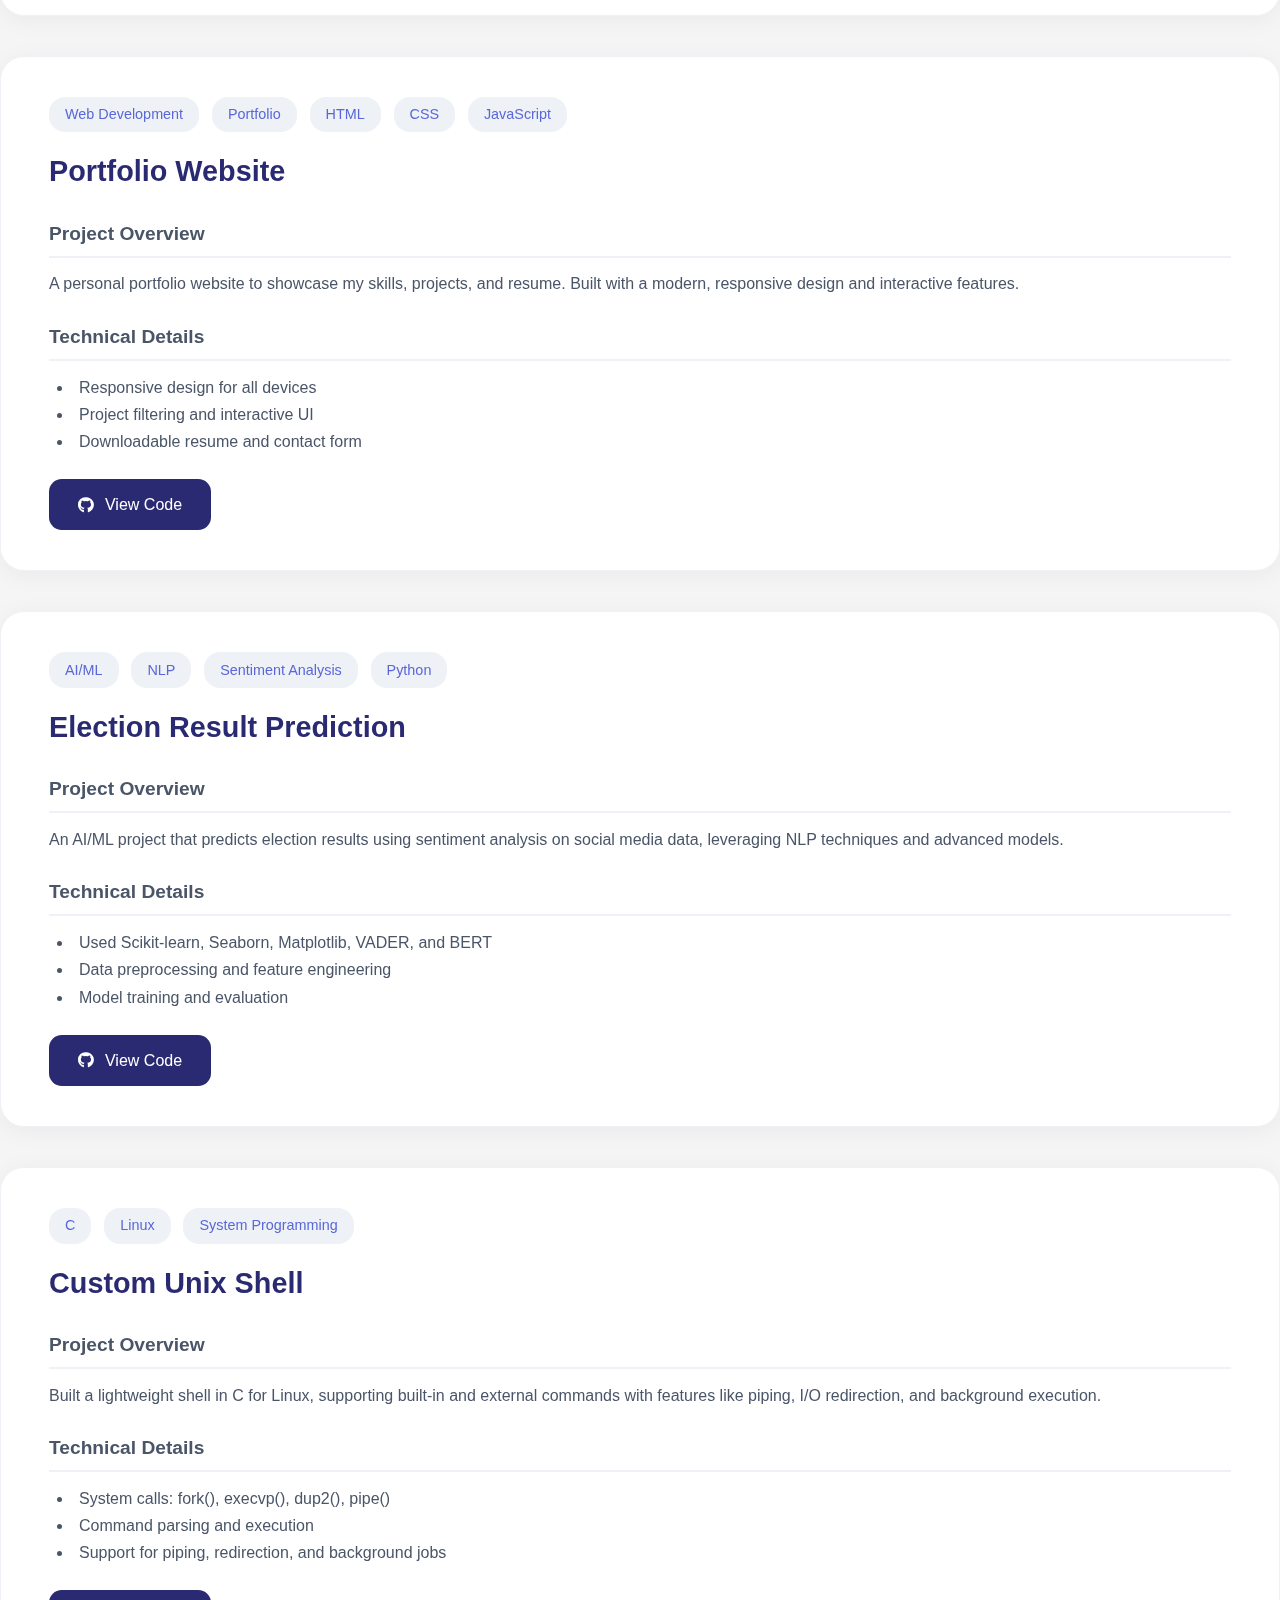
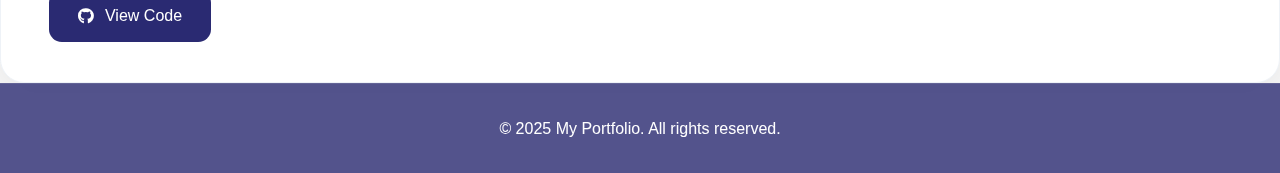
<file: projects.html>
<!DOCTYPE html>
<html lang="en">
<head>
    <meta charset="UTF-8">
    <meta name="viewport" content="width=device-width, initial-scale=1.0">
    <title>Projects - My Portfolio</title>
    <link rel="stylesheet" href="styles.css">
    <link rel="stylesheet" href="projects.css">
    <link rel="stylesheet" href="https://cdnjs.cloudflare.com/ajax/libs/font-awesome/6.0.0/css/all.min.css">
</head>
<body>
    <nav class="navbar">
        <div class="navbar-left">
            <span class="logo">My Portfolio</span>
        </div>
        <ul class="navbar-links">
            <li><a href="index.html#about">About</a></li>
            <li><a href="projects.html">Projects</a></li>
            <li><a href="certifications.html">Certifications</a></li>
            <li><a href="pese-lab.html">Pese Lab</a></li>
            <li><a href="index.html#contact">Get in Touch</a></li>
            <li><a href="my_resume (5).pdf" target="_blank">Resume</a></li>
        </ul>
        <div class="burger">
            <div class="line1"></div>
            <div class="line2"></div>
            <div class="line3"></div>
        </div>
    </nav>
    <section id="projects" class="projects-section">
        <h2>Projects</h2>
        <div class="project-filter-bar">
            <button class="filter-btn active" data-filter="all"><i class="fas fa-th-large"></i> All</button>
            <button class="filter-btn" data-filter="python"><i class="fab fa-python"></i> Python</button>
            <button class="filter-btn" data-filter="web"><i class="fas fa-globe"></i> Web Development</button>
            <button class="filter-btn" data-filter="ai"><i class="fas fa-brain"></i> AI/ML</button>
            <button class="filter-btn" data-filter="system"><i class="fas fa-microchip"></i> System</button>
        </div>
        <div class="project-list">
            <div class="project-item" data-category="python">
                <i class="fab fa-python fa-2x" style="color:#009ffd; margin-bottom: 0.7rem;"></i>
                <h3>Neuro Compiler</h3>
                <p class="project-desc">Built a compiler in Python for a domain-specific language with lexical analysis, parsing (AST), and IR code generation. Implemented optimizations like constant folding and dead code elimination, and executed code using a custom virtual machine.</p>
                <p><strong>Technologies:</strong> Python</p>
                <p><strong>Date:</strong> [ april 2025 -  june 2025]</p>
                <a href="https://github.com/Kirti-Kumari337/CompilerProject.git" target="_blank">View on GitHub</a>
            </div>
            <div class="project-item" data-category="web">
                <i class="fas fa-globe fa-2x" style="color:#009ffd; margin-bottom: 0.7rem;"></i>
                <h3>Her Shield Web App</h3>
                <p class="project-desc">A web application focused on women's safety and empowerment.</p>
                <p><strong>Technologies:</strong> HTML, CSS, JavaScript</p>
                <p><strong>Date:</strong> [ april 2025 -  april 2025]</p>
                <a href="https://github.com/MansiButola1234/portfolio.git" target="_blank">View on GitHub</a>
            </div>
        
            <div class="project-item" data-category="ai">
                <i class="fas fa-brain fa-2x" style="color:#009ffd; margin-bottom: 0.7rem;"></i>
                <h3>Election Result Prediction</h3>
                <p class="project-desc">An AI/ML project that predicts election results using sentiment analysis on social media data, leveraging NLP techniques.</p>
                <p><strong>Technologies:</strong>Scikit-learn,Seaborn and Matplotlib,VADER, BERT Python, NLP, Sentiment Analysis, Jupyter Notebook</p>
                <p><strong>Date:</strong> [(feb,2025- march,2025)]</p>
                <a href="https://github.com/MansiButola1234/Election-result-prediction.git" target="_blank">View on GitHub</a>
            </div>
            <div class="project-item" data-category="web">
                <i class="fas fa-globe fa-2x" style="color:#009ffd; margin-bottom: 0.7rem;"></i>
                <h3>Portfolio Website</h3>
                <p class="project-desc">A personal portfolio website to showcase my skills, projects, and resume. Built with a modern, responsive design.</p>
                <p><strong>Technologies:</strong> HTML, CSS, JavaScript</p>
                <p><strong>Date:</strong> [may 2025-june 2025]</p>
                <a href="https://github.com/MansiButola1234/portfolio.git" target="_blank">View on GitHub</a>
            </div>
            <div class="project-item" data-category="system">
                <i class="fas fa-microchip fa-2x" style="color:#009ffd; margin-bottom: 0.7rem;"></i>
                <h3>Custom Unix Shell</h3>
                <p class="project-desc">Built a lightweight shell in C for Linux, supporting built-in and external commands with features like piping, I/O redirection, and background execution. Used system calls like fork(), execvp(), dup2(), and pipe() for process and file descriptor management.</p>
                <p><strong>Technologies:</strong> C, Linux, System Programming</p>
                <p><strong>Date:</strong> [ april 2025- june 2025]</p>
                <a href="https://github.com/Vaishnaviii907/Minishell-in-C.git" target="_blank">View on GitHub</a>
            </div>
        </div>
    </section>

    <!-- Project Overviews (visible in All section) -->
    <div class="project-overviews" id="project-overviews">
        <!-- Neuro Compiler Overview -->
        <div class="project-overview">
            <div class="project-tags">
                <span class="tag">Python</span>
                <span class="tag">Compiler</span>
                <span class="tag">AST</span>
            </div>
            <h2>Neuro Compiler</h2>
            <h4>Project Overview</h4>
            <p>Built a compiler in Python for a domain-specific language with lexical analysis, parsing (AST), and IR code generation. Implemented optimizations like constant folding and dead code elimination, and executed code using a custom virtual machine.</p>
            <h4>Technical Details</h4>
            <ul>
                <li>Lexical analysis and parsing using custom algorithms</li>
                <li>AST and IR code generation</li>
                <li>Constant folding and dead code elimination</li>
                <li>Custom virtual machine for code execution</li>
            </ul>
            <a class="overview-btn" href="https://github.com/Kirti-Kumari337/CompilerProject.git" target="_blank"><i class="fab fa-github"></i> View Code</a>
        </div>
        <!-- Her Shield Web App Overview -->
        <div class="project-overview">
            <div class="project-tags">
                <span class="tag">Web Development</span>
                <span class="tag">HTML</span>
                <span class="tag">CSS</span>
                <span class="tag">JavaScript</span>
            </div>
            <h2>Her Shield Web App</h2>
            <h4>Project Overview</h4>
            <p>A web application focused on women's safety and empowerment, providing features for emergency alerts, location sharing, and community support.</p>
            <h4>Technical Details</h4>
            <ul>
                <li>Responsive UI with HTML, CSS, and JavaScript</li>
                <li>Real-time location sharing and alert system</li>
                <li>Community support and resources integration</li>
            </ul>
            <a class="overview-btn" href="https://github.com/MansiButola1234/portfolio.git" target="_blank"><i class="fab fa-github"></i> View Code</a>
        </div>
        <!-- Portfolio Website Overview -->
        <div class="project-overview">
            <div class="project-tags">
                <span class="tag">Web Development</span>
                <span class="tag">Portfolio</span>
                <span class="tag">HTML</span>
                <span class="tag">CSS</span>
                <span class="tag">JavaScript</span>
            </div>
            <h2>Portfolio Website</h2>
            <h4>Project Overview</h4>
            <p>A personal portfolio website to showcase my skills, projects, and resume. Built with a modern, responsive design and interactive features.</p>
            <h4>Technical Details</h4>
            <ul>
                <li>Responsive design for all devices</li>
                <li>Project filtering and interactive UI</li>
                <li>Downloadable resume and contact form</li>
            </ul>
            <a class="overview-btn" href="https://github.com/MansiButola1234/portfolio.git" target="_blank"><i class="fab fa-github"></i> View Code</a>
        </div>
        <!-- Election Result Prediction Overview -->
        <div class="project-overview">
            <div class="project-tags">
                <span class="tag">AI/ML</span>
                <span class="tag">NLP</span>
                <span class="tag">Sentiment Analysis</span>
                <span class="tag">Python</span>
            </div>
            <h2>Election Result Prediction</h2>
            <h4>Project Overview</h4>
            <p>An AI/ML project that predicts election results using sentiment analysis on social media data, leveraging NLP techniques and advanced models.</p>
            <h4>Technical Details</h4>
            <ul>
                <li>Used Scikit-learn, Seaborn, Matplotlib, VADER, and BERT</li>
                <li>Data preprocessing and feature engineering</li>
                <li>Model training and evaluation</li>
            </ul>
            <a class="overview-btn" href="https://github.com/MansiButola1234/Election-result-prediction.git" target="_blank"><i class="fab fa-github"></i> View Code</a>
        </div>
        <!-- Custom Unix Shell Overview -->
        <div class="project-overview">
            <div class="project-tags">
                <span class="tag">C</span>
                <span class="tag">Linux</span>
                <span class="tag">System Programming</span>
            </div>
            <h2>Custom Unix Shell</h2>
            <h4>Project Overview</h4>
            <p>Built a lightweight shell in C for Linux, supporting built-in and external commands with features like piping, I/O redirection, and background execution.</p>
            <h4>Technical Details</h4>
            <ul>
                <li>System calls: fork(), execvp(), dup2(), pipe()</li>
                <li>Command parsing and execution</li>
                <li>Support for piping, redirection, and background jobs</li>
            </ul>
            <a class="overview-btn" href="https://github.com/Vaishnaviii907/Minishell-in-C.git" target="_blank"><i class="fab fa-github"></i> View Code</a>
        </div>
    </div>

    <script>
    // Project filter functionality
    const filterBtns = document.querySelectorAll('.filter-btn');
    const projectItems = document.querySelectorAll('.project-item');
    const projectOverviews = document.getElementById('project-overviews');

    filterBtns.forEach(btn => {
        btn.addEventListener('click', () => {
            document.querySelector('.filter-btn.active').classList.remove('active');
            btn.classList.add('active');
            const filter = btn.getAttribute('data-filter');

            // Show/hide project cards
            projectItems.forEach(item => {
                if (filter === 'all' || item.getAttribute('data-category') === filter) {
                    item.style.display = 'flex';
                } else {
                    item.style.display = 'none';
                }
            });

            // Show/hide overview section
            if (filter === 'all') {
                projectOverviews.style.display = 'flex';
            } else {
                projectOverviews.style.display = 'none';
            }
        });
    });
    </script>
    <footer>
        <p>&copy; 2025 My Portfolio. All rights reserved.</p>
    </footer>
</body>
</html>
</file>
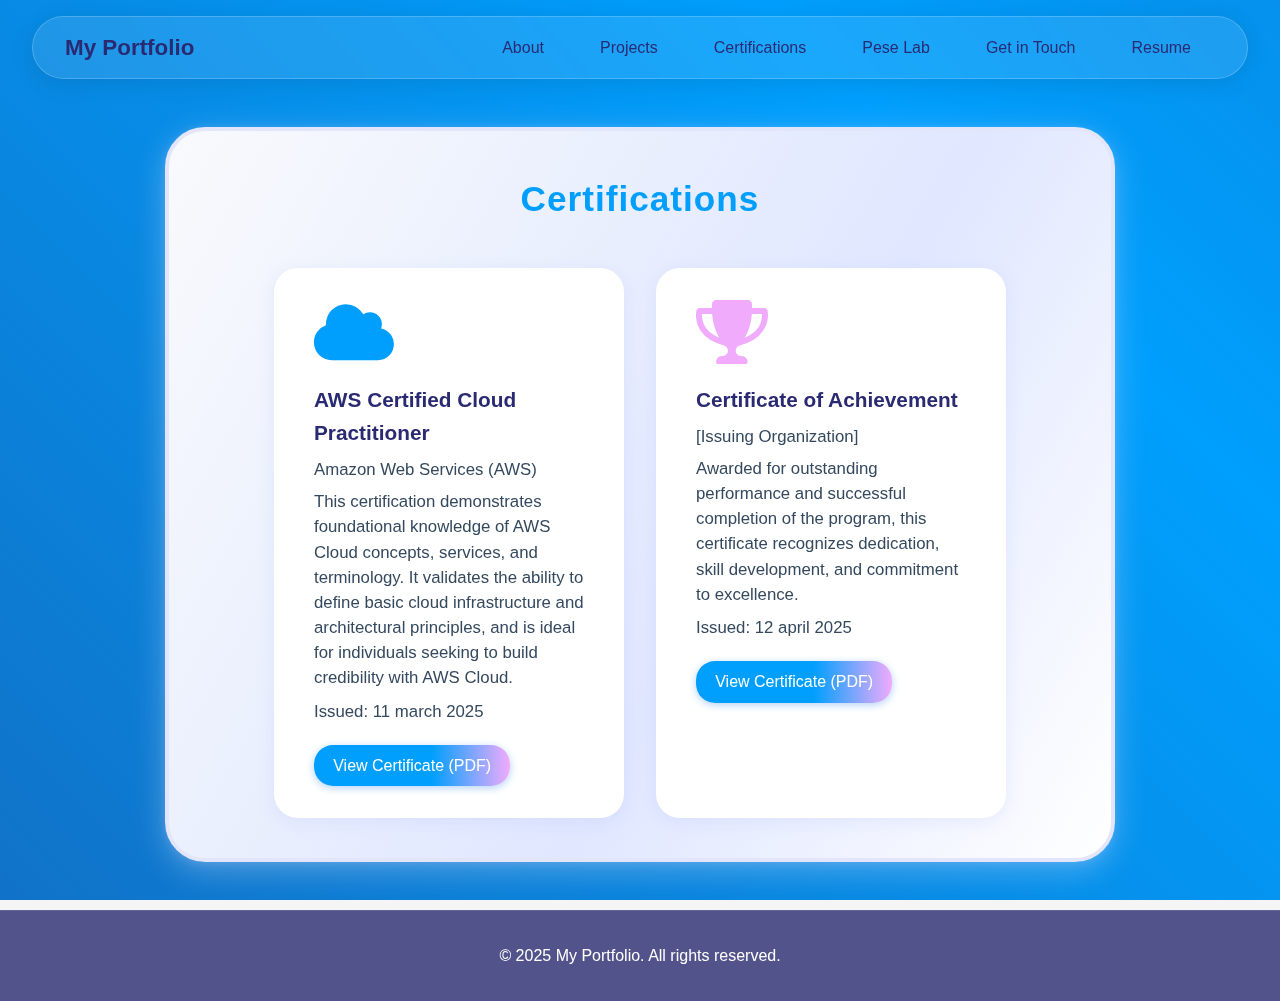
<file: portfolio/certifications.html>
<!DOCTYPE html>
<html lang="en">
<head>
    <meta charset="UTF-8">
    <meta name="viewport" content="width=device-width, initial-scale=1.0">
    <title>Certifications - My Portfolio</title>
    <link rel="stylesheet" href="styles.css">
    <link rel="stylesheet" href="certifications.css">
    <link rel="stylesheet" href="https://cdnjs.cloudflare.com/ajax/libs/font-awesome/6.0.0/css/all.min.css">
</head>
<body>
    <nav class="navbar">
        <div class="navbar-left">
            <span class="logo">My Portfolio</span>
        </div>
        <ul class="navbar-links">
            <li><a href="index.html#about">About</a></li>
            <li><a href="index.html#projects">Projects</a></li>
            <li><a href="certifications.html">Certifications</a></li>
            <li><a href="pese-lab.html">Pese Lab</a></li>
            <li><a href="index.html#contact">Get in Touch</a></li>
            <li><a href="my_resume (5).pdf" target="_blank">Resume</a></li>
        </ul>
    </nav>
    <section id="certifications" class="certifications">
        <h2>Certifications</h2>
        <div class="certification-list">
            <div class="certification-item">
                <i class="fas fa-cloud fa-2x" style="color:#009ffd; margin-bottom: 0.7rem;"></i>
                <h3>AWS Certified Cloud Practitioner</h3>
                <p>Amazon Web Services (AWS)</p>
                <p class="cert-desc">This certification demonstrates foundational knowledge of AWS Cloud concepts, services, and terminology. It validates the ability to define basic cloud infrastructure and architectural principles, and is ideal for individuals seeking to build credibility with AWS Cloud.</p>
                <p>Issued: 11 march  2025</p>
                <a href="aws_practitioner.pdf" target="_blank">View Certificate (PDF)</a>
            </div>
            <div class="certification-item">
                <i class="fas fa-trophy fa-2x" style="color:#f0abfc; margin-bottom: 0.7rem;"></i>
                <h3>Certificate of Achievement</h3>
                <p>[Issuing Organization]</p>
                <p class="cert-desc">Awarded for outstanding performance and successful completion of the program, this certificate recognizes dedication, skill development, and commitment to excellence.</p>
                <p>Issued:  12 april 2025</p>
                <a href="certificate_mansi_butola.pdf" target="_blank">View Certificate (PDF)</a>
            </div>
        </div>
    </section>
    <footer>
        <p>&copy; 2025 My Portfolio. All rights reserved.</p>
    </footer>
</body>
</html>
</file>
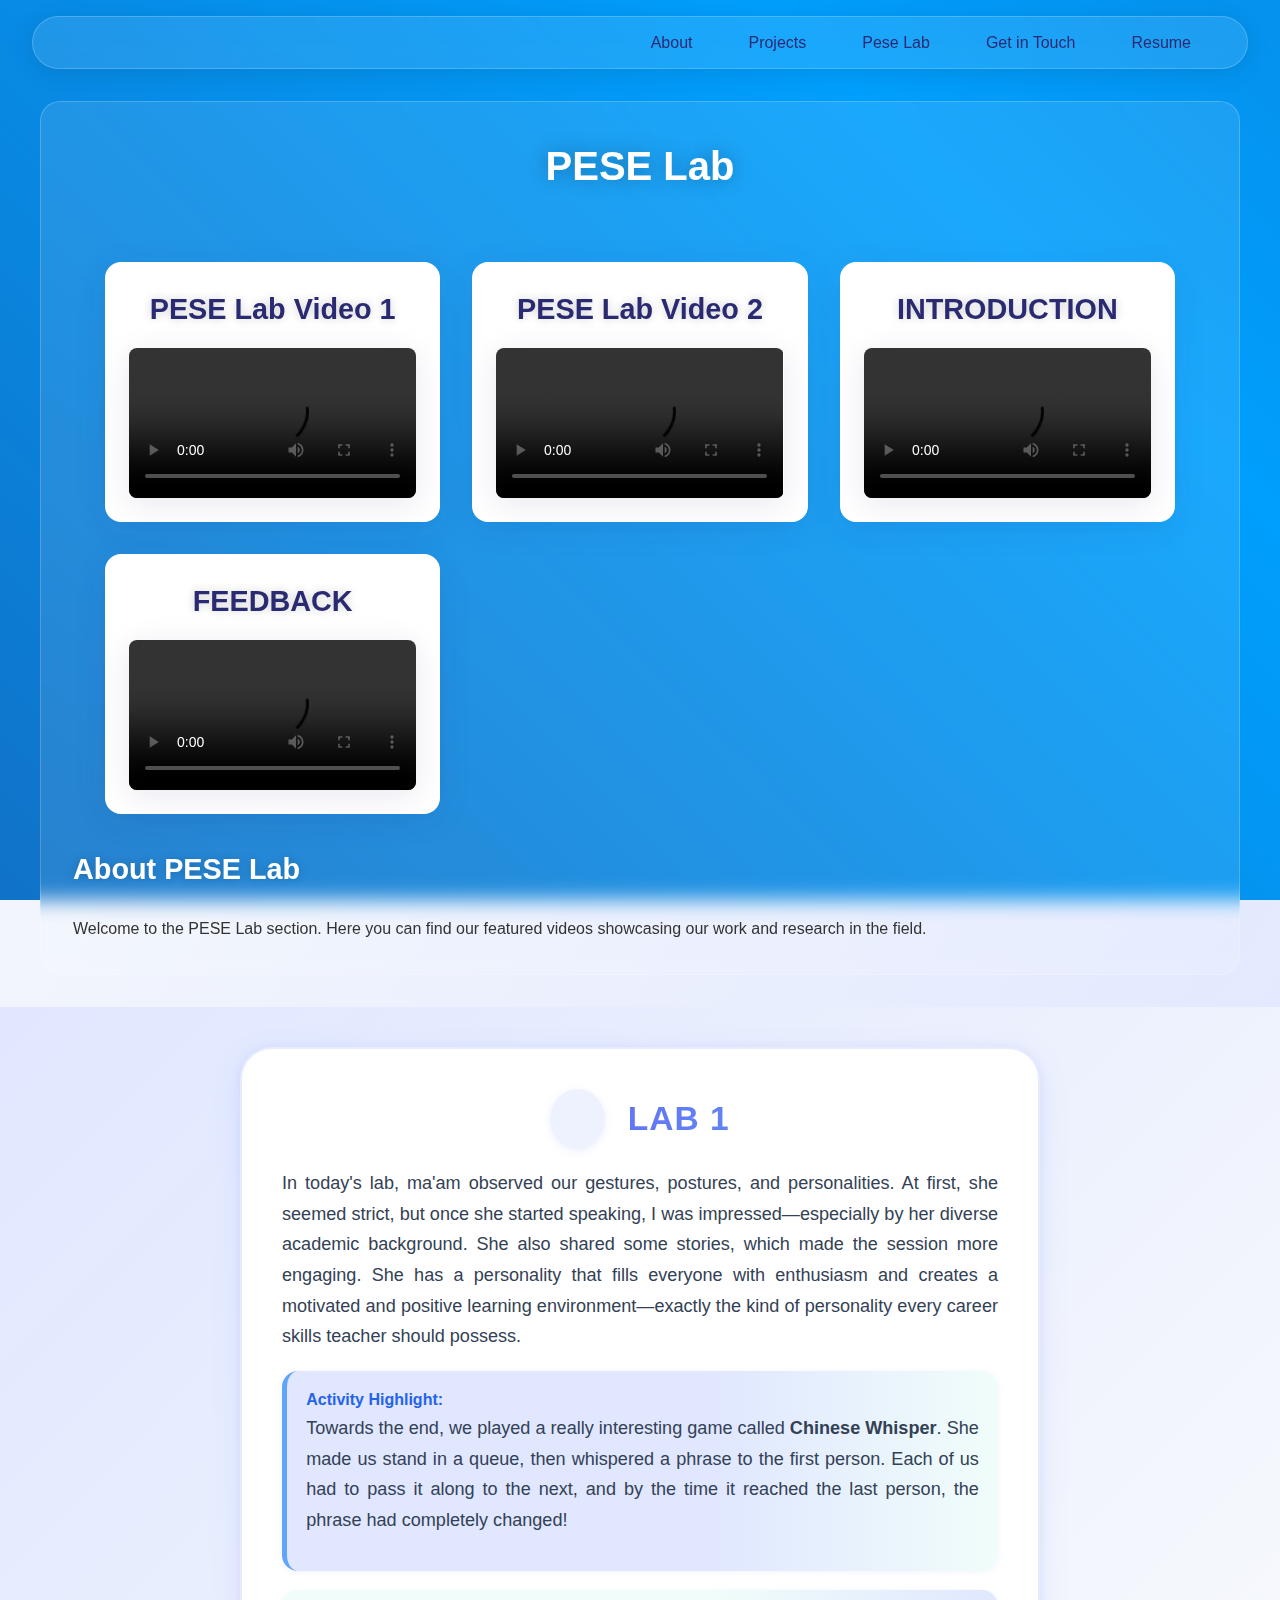
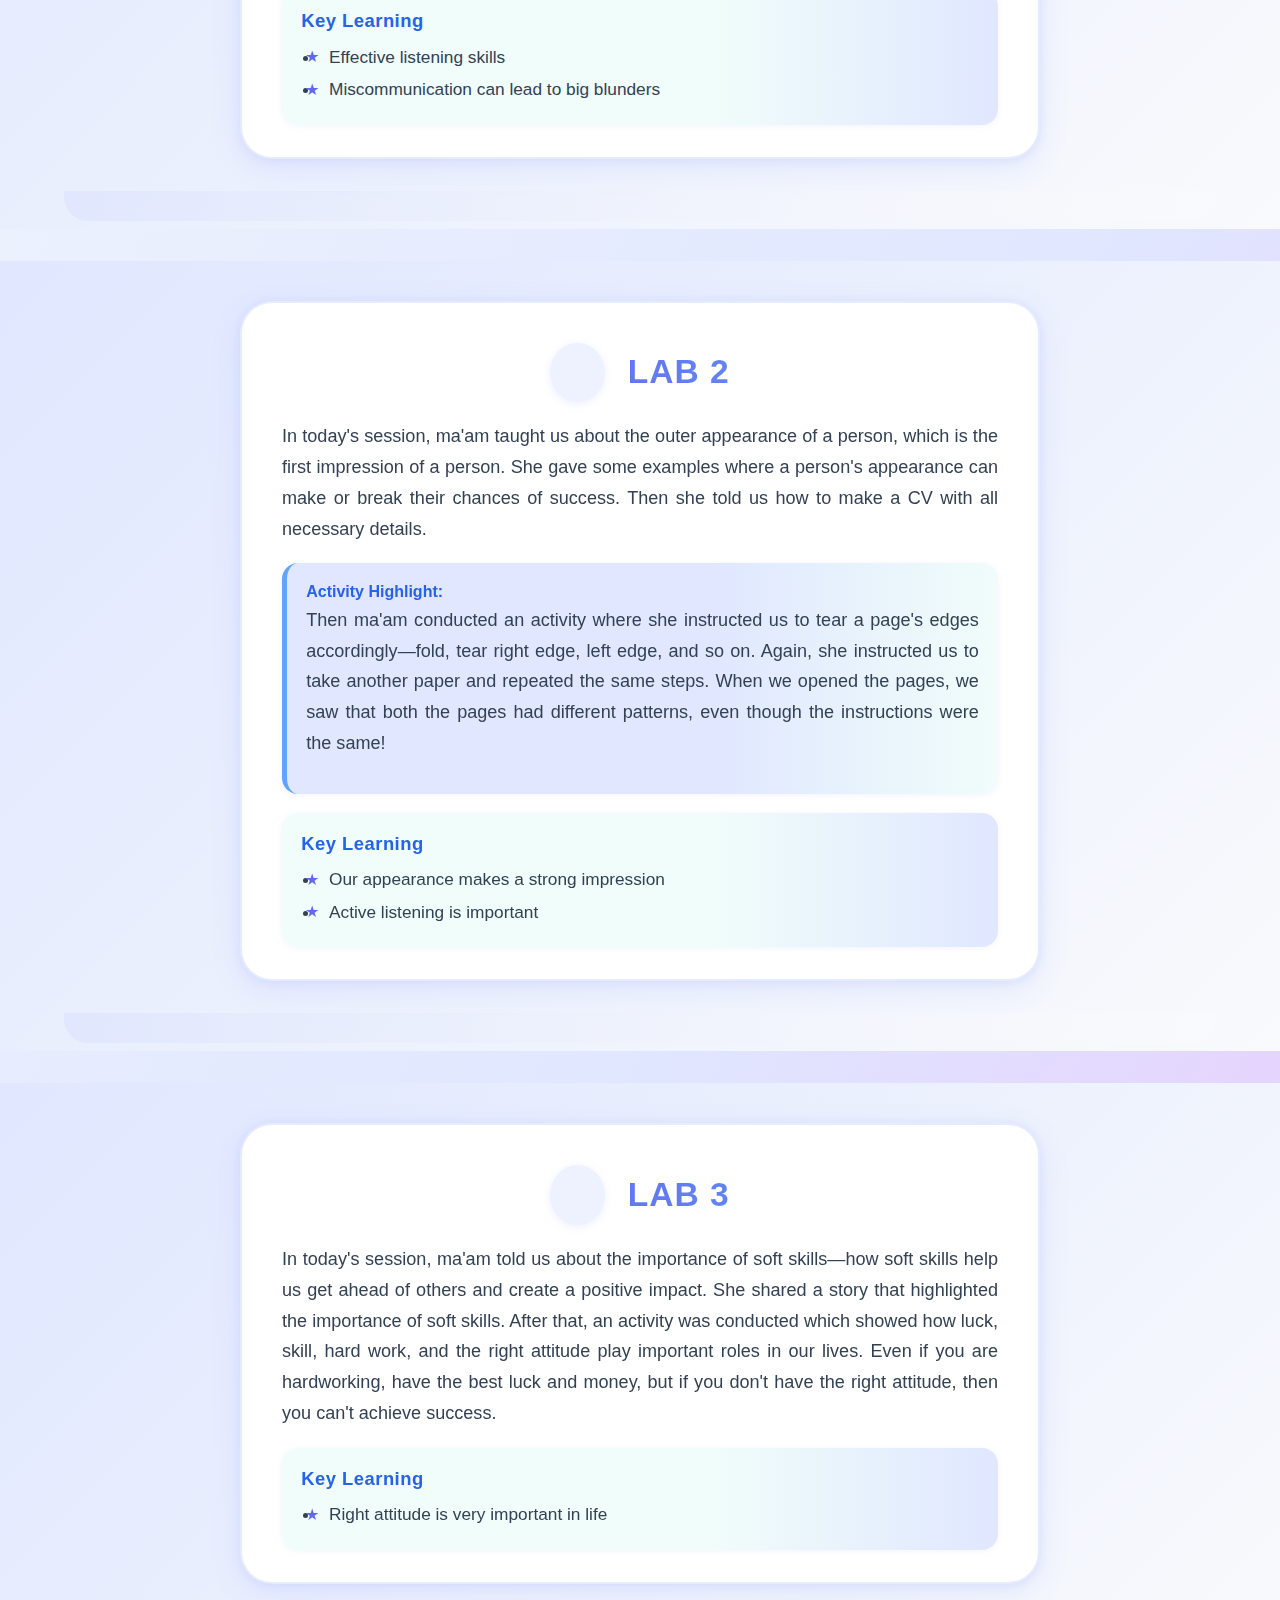
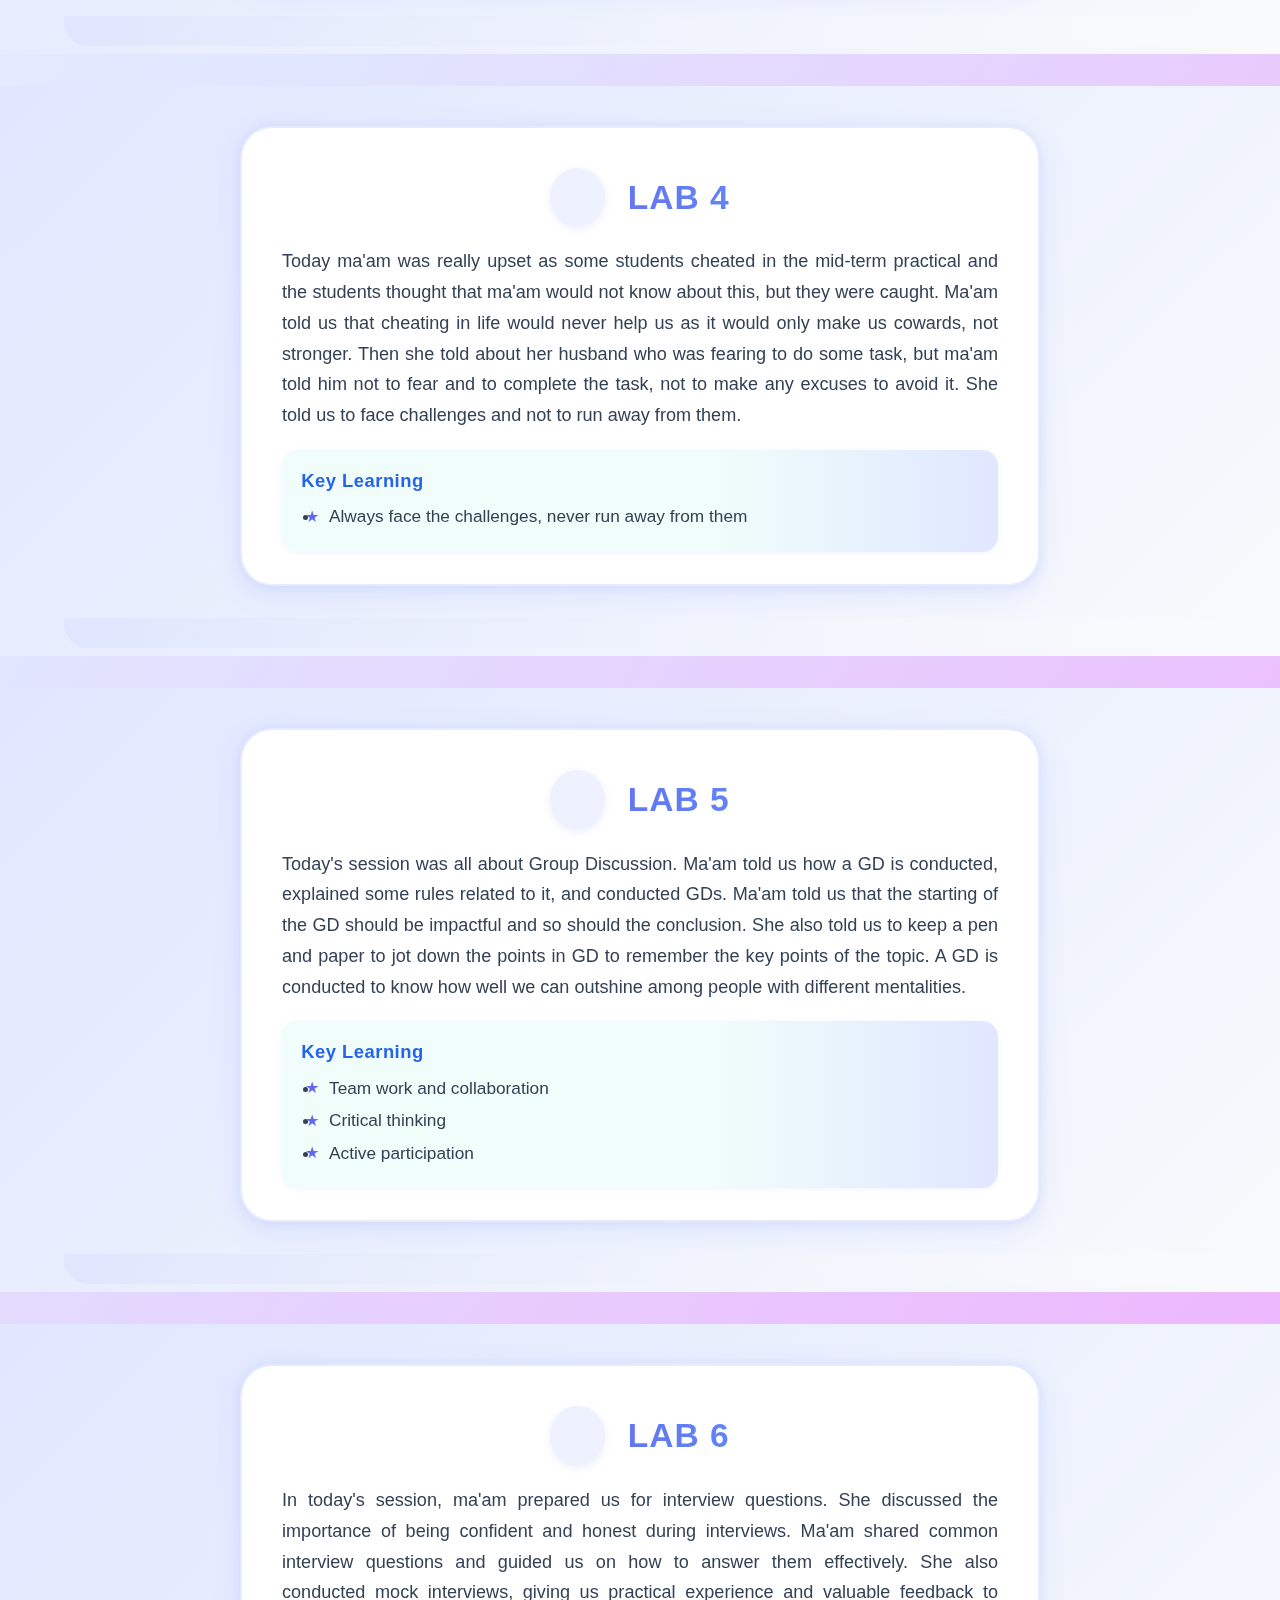
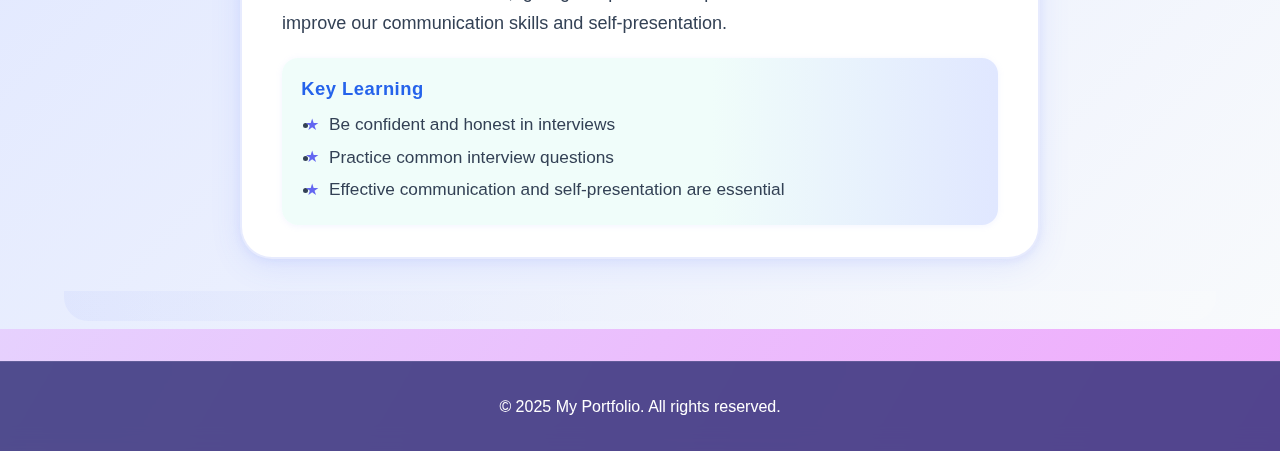
<file: portfolio/pese-lab.html>
<!DOCTYPE html>
<html lang="en">
<head>
    <meta charset="UTF-8">
    <meta name="viewport" content="width=device-width, initial-scale=1.0">
    <title>PESE Lab - Portfolio</title>
    <link rel="stylesheet" href="styles.css">
    <link rel="stylesheet" href="pese-lab.css">
    <link rel="stylesheet" href="https://cdnjs.cloudflare.com/ajax/libs/font-awesome/6.0.0/css/all.min.css">
</head>
<body>


        <!-- PESE Lab Navigation Section -->
    <nav class="navbar">
    <div class="navbar-left">
    </div>
    <ul class="navbar-links">
        <li><a href="index.html#about">About</a></li>
        <li><a href="index.html#projects">Projects</a></li>
        <li><a href="index.html#pese-lab.html">Pese Lab</a></li>
        <li><a href="index.html#contact">Get in Touch</a></li>
        <li><a href="index.html#my_resume (5).pdf" target="_blank">Resume</a></li>
    </ul>
</nav> 
<!-- <nav>
    <a href="index.html#home">Home</a>
    <a href="index.html#about">About</a>
    <a href="index.html#projects">Projects</a>
    <a href="index.html#contact">Contact</a>
</nav> -->
    <!-- PESE Lab Section -->
    <section class="pese-lab-section">
        <h2>PESE Lab</h2>
        <div class="videos-grid">
            <div class="video-item">
                <h3>PESE Lab Video 1</h3>
                <div class="video-container">
                    <video id="featured-video-1" controls>
                        <source src="https://raw.githubusercontent.com/MansiButola1234/portfolio/main/mansi_compress%20(1).mp4" type="video/mp4">

                        Your browser does not support the video tag.
                    </video>
                </div>
            </div>
            <div class="video-item">
                <h3>PESE Lab Video 2</h3>
                <div class="video-container">
                    <video id="featured-video-2" controls>
                        <source src="https://raw.githubusercontent.com/MansiButola1234/portfolio/main/ayesha_pese%20(1)%20(1).mp4
" type="video/mp4">
                        Your browser does not support the video tag.
                    </video>
                </div>
            </div>
            <div class="video-item">
                <h3>INTRODUCTION </h3>
                <div class="video-container">
                    <video id="featured-video-1" controls>
                        <source src="https://raw.githubusercontent.com/MansiButola1234/portfolio/main/introduction.mp4" type="video/mp4">
                        Your browser does not support the video tag.
                    </video>
                </div>
            </div>      
               <div class="video-item">
                <h3>FEEDBACK </h3>
                <div class="video-container">
                    <video id="featured-video-1" controls>
                        <source src="https://raw.githubusercontent.com/MansiButola1234/portfolio/main/WhatsApp%20Video%202025-06-03%20at%2016.47.28_51b48c63.mp4" type="video/mp4">
                        Your browser does not support the video tag.
                    </video>
                </div>
            </div>  
        </div>
        <div class="lab-content">
            <h3>About PESE Lab</h3>
            <p>Welcome to the PESE Lab section. Here you can find our featured videos showcasing our work and research in the field.</p>
        </div>
    </section>
      <section id="lab-activity" class="lab-activity-section">
        <div class="lab-activity-container">
            <h2 class="lab-activity-title"><i class="fas fa-flask"></i> LAB 1</h2>
            <div class="lab-activity-content">
                <p>
                    In today's lab, ma'am observed our gestures, postures, and personalities. At first, she seemed strict, but once she started speaking, I was impressed—especially by her diverse academic background. She also shared some stories, which made the session more engaging. She has a personality that fills everyone with enthusiasm and creates a motivated and positive learning environment—exactly the kind of personality every career skills teacher should possess.
                </p>
                <div class="lab-activity-highlight">
                    <strong>Activity Highlight:</strong>
                    <p>
                        Towards the end, we played a really interesting game called <b>Chinese Whisper</b>. She made us stand in a queue, then whispered a phrase to the first person. Each of us had to pass it along to the next, and by the time it reached the last person, the phrase had completely changed!
                    </p>
                </div>
                <div class="lab-activity-key-learning">
                         <h3>Key Learning</h3>
                    <ul>
                        <li>Effective listening skills</li>
                        <li>Miscommunication can lead to big blunders</li>
                    </ul>
                </div>
            </div>
        </div>
    </section>
<section id="lab-activity-2" class="lab-activity-section">
    <div class="lab-activity-container">
        <h2 class="lab-activity-title"><i class="fas fa-flask"></i> LAB 2</h2>
        <div class="lab-activity-content">
            <p>
                In today's session, ma'am taught us about the outer appearance of a person, which is the first impression of a person. She gave some examples where a person's appearance can make or break their chances of success. Then she told us how to make a CV with all necessary details.
            </p>
            <div class="lab-activity-highlight">
                <strong>Activity Highlight:</strong>
                <p>
                    Then ma'am conducted an activity where she instructed us to tear a page's edges accordingly—fold, tear right edge, left edge, and so on. Again, she instructed us to take another paper and repeated the same steps. When we opened the pages, we saw that both the pages had different patterns, even though the instructions were the same!
                </p>
            </div>
            <div class="lab-activity-key-learning">
                <h3>Key Learning</h3>
                <ul>
                    <li>Our appearance makes a strong impression</li>
                    <li>Active listening is important</li>
                </ul>
            </div>
        </div>
    </div>
</section>
<section id="lab-activity-3" class="lab-activity-section">
    <div class="lab-activity-container">
        <h2 class="lab-activity-title"><i class="fas fa-flask"></i> LAB 3</h2>
        <div class="lab-activity-content">
            <p>
                In today's session, ma'am told us about the importance of soft skills—how soft skills help us get ahead of others and create a positive impact. She shared a story that highlighted the importance of soft skills. After that, an activity was conducted which showed how luck, skill, hard work, and the right attitude play important roles in our lives. Even if you are hardworking, have the best luck and money, but if you don't have the right attitude, then you can't achieve success.
            </p>
            <div class="lab-activity-key-learning">
                <h3>Key Learning</h3>
                <ul>
                    <li>Right attitude is very important in life</li>
                </ul>
            </div>
        </div>
    </div>
</section>

<section id="lab-activity-4" class="lab-activity-section">
    <div class="lab-activity-container">
        <h2 class="lab-activity-title"><i class="fas fa-flask"></i> LAB 4</h2>
        <div class="lab-activity-content">
            <p>
                Today ma'am was really upset as some students cheated in the mid-term practical and the students thought that ma'am would not know about this, but they were caught. Ma'am told us that cheating in life would never help us as it would only make us cowards, not stronger. Then she told about her husband who was fearing to do some task, but ma'am told him not to fear and to complete the task, not to make any excuses to avoid it. She told us to face challenges and not to run away from them.
            </p>
            <div class="lab-activity-key-learning">
                <h3>Key Learning</h3>
                <ul>
                    <li>Always face the challenges, never run away from them</li>
                </ul>
            </div>
        </div>
    </div>
</section>
<section id="lab-activity-5" class="lab-activity-section">
    <div class="lab-activity-container">
        <h2 class="lab-activity-title"><i class="fas fa-flask"></i> LAB 5</h2>
        <div class="lab-activity-content">
            <p>
                Today's session was all about Group Discussion. Ma'am told us how a GD is conducted, explained some rules related to it, and conducted GDs. Ma'am told us that the starting of the GD should be impactful and so should the conclusion. She also told us to keep a pen and paper to jot down the points in GD to remember the key points of the topic. A GD is conducted to know how well we can outshine among people with different mentalities.
            </p>
            <div class="lab-activity-key-learning">
                <h3>Key Learning</h3>
                <ul>
                    <li>Team work and collaboration</li>
                    <li>Critical thinking</li>
                    <li>Active participation</li>
                </ul>
            </div>
        </div>
    </div>
</section>
<section id="lab-activity-6" class="lab-activity-section">
    <div class="lab-activity-container">
        <h2 class="lab-activity-title"><i class="fas fa-flask"></i> LAB 6</h2>
        <div class="lab-activity-content">
            <p>
                In today's session, ma'am prepared us for interview questions. She discussed the importance of being confident and honest during interviews. Ma'am shared common interview questions and guided us on how to answer them effectively. She also conducted mock interviews, giving us practical experience and valuable feedback to improve our communication skills and self-presentation.
            </p>
            <div class="lab-activity-key-learning">
                <h3>Key Learning</h3>
                <ul>
                    <li>Be confident and honest in interviews</li>
                    <li>Practice common interview questions</li>
                    <li>Effective communication and self-presentation are essential</li>
                </ul>
            </div>
        </div>
    </div>
</section>
    <footer>
        <p>&copy; 2025 My Portfolio. All rights reserved.</p>
    </footer>

    <script src="script.js"></script>
</body>
</html>
</file>
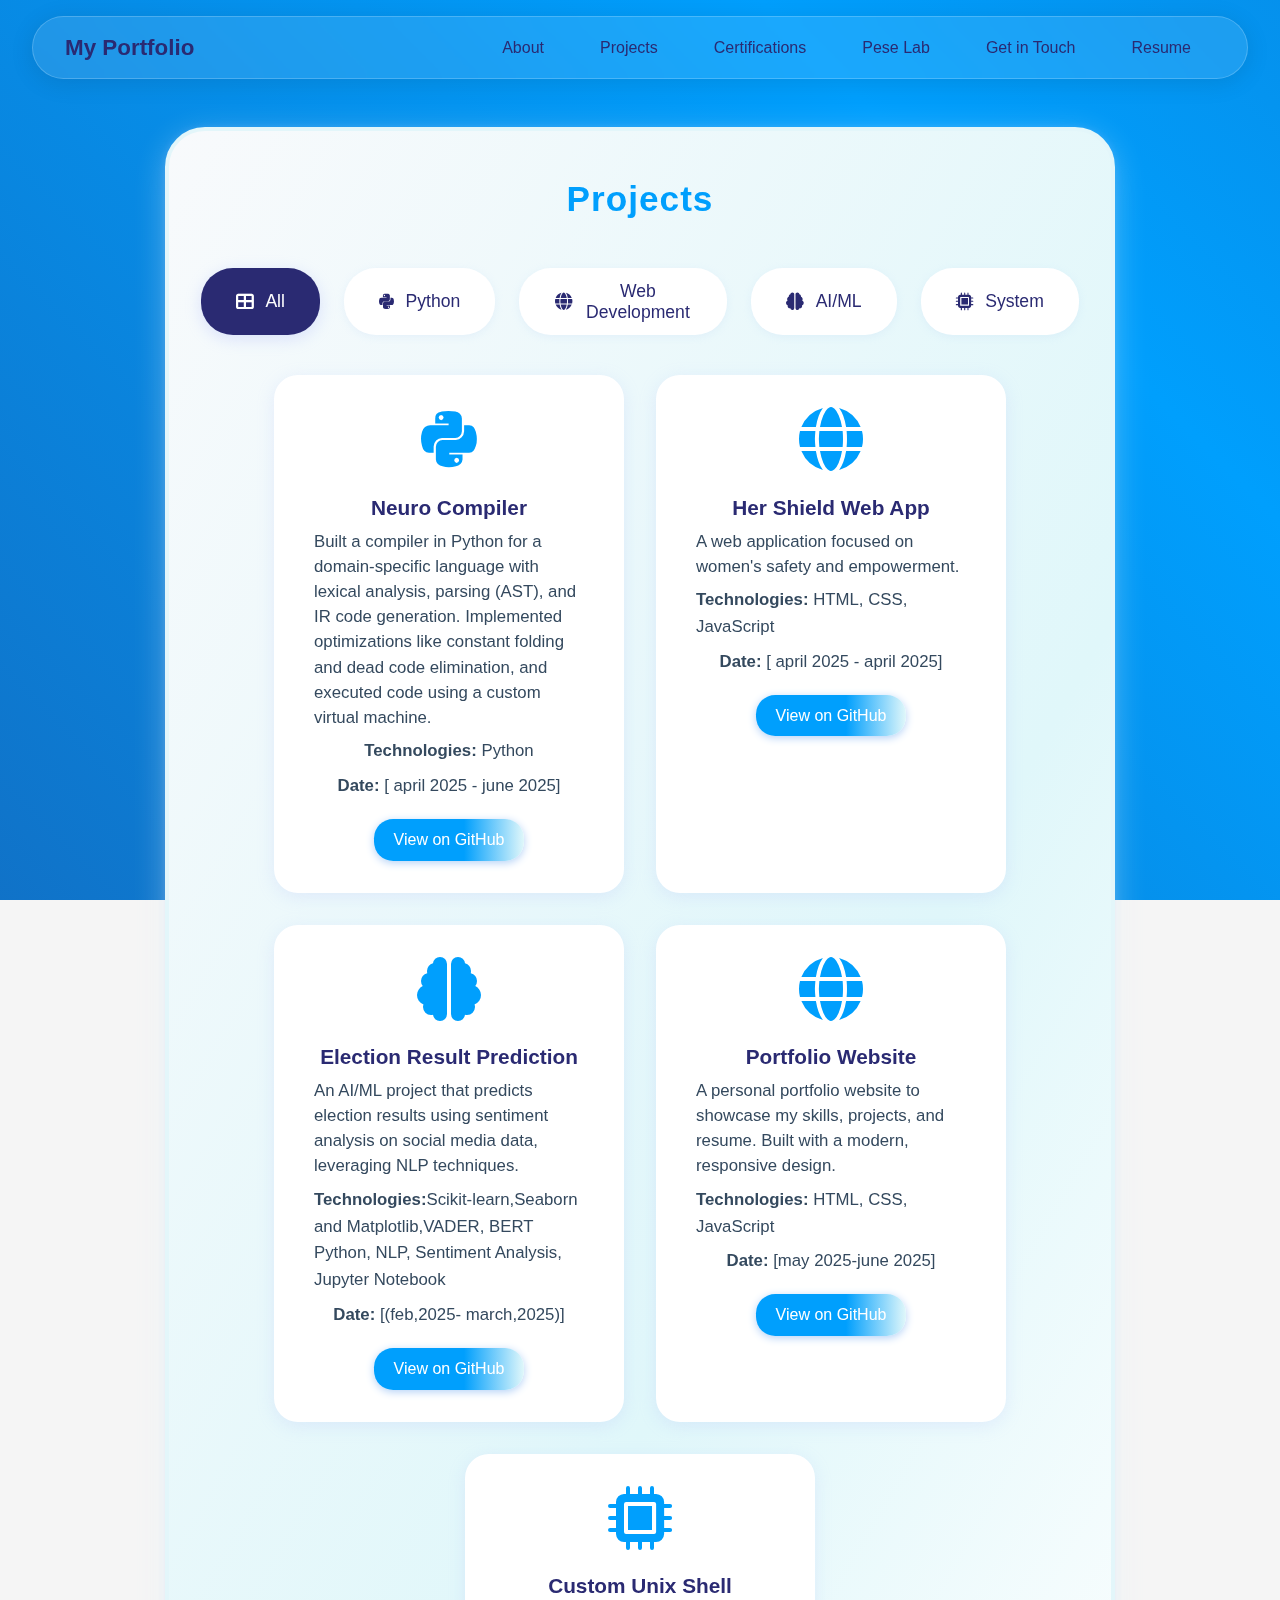
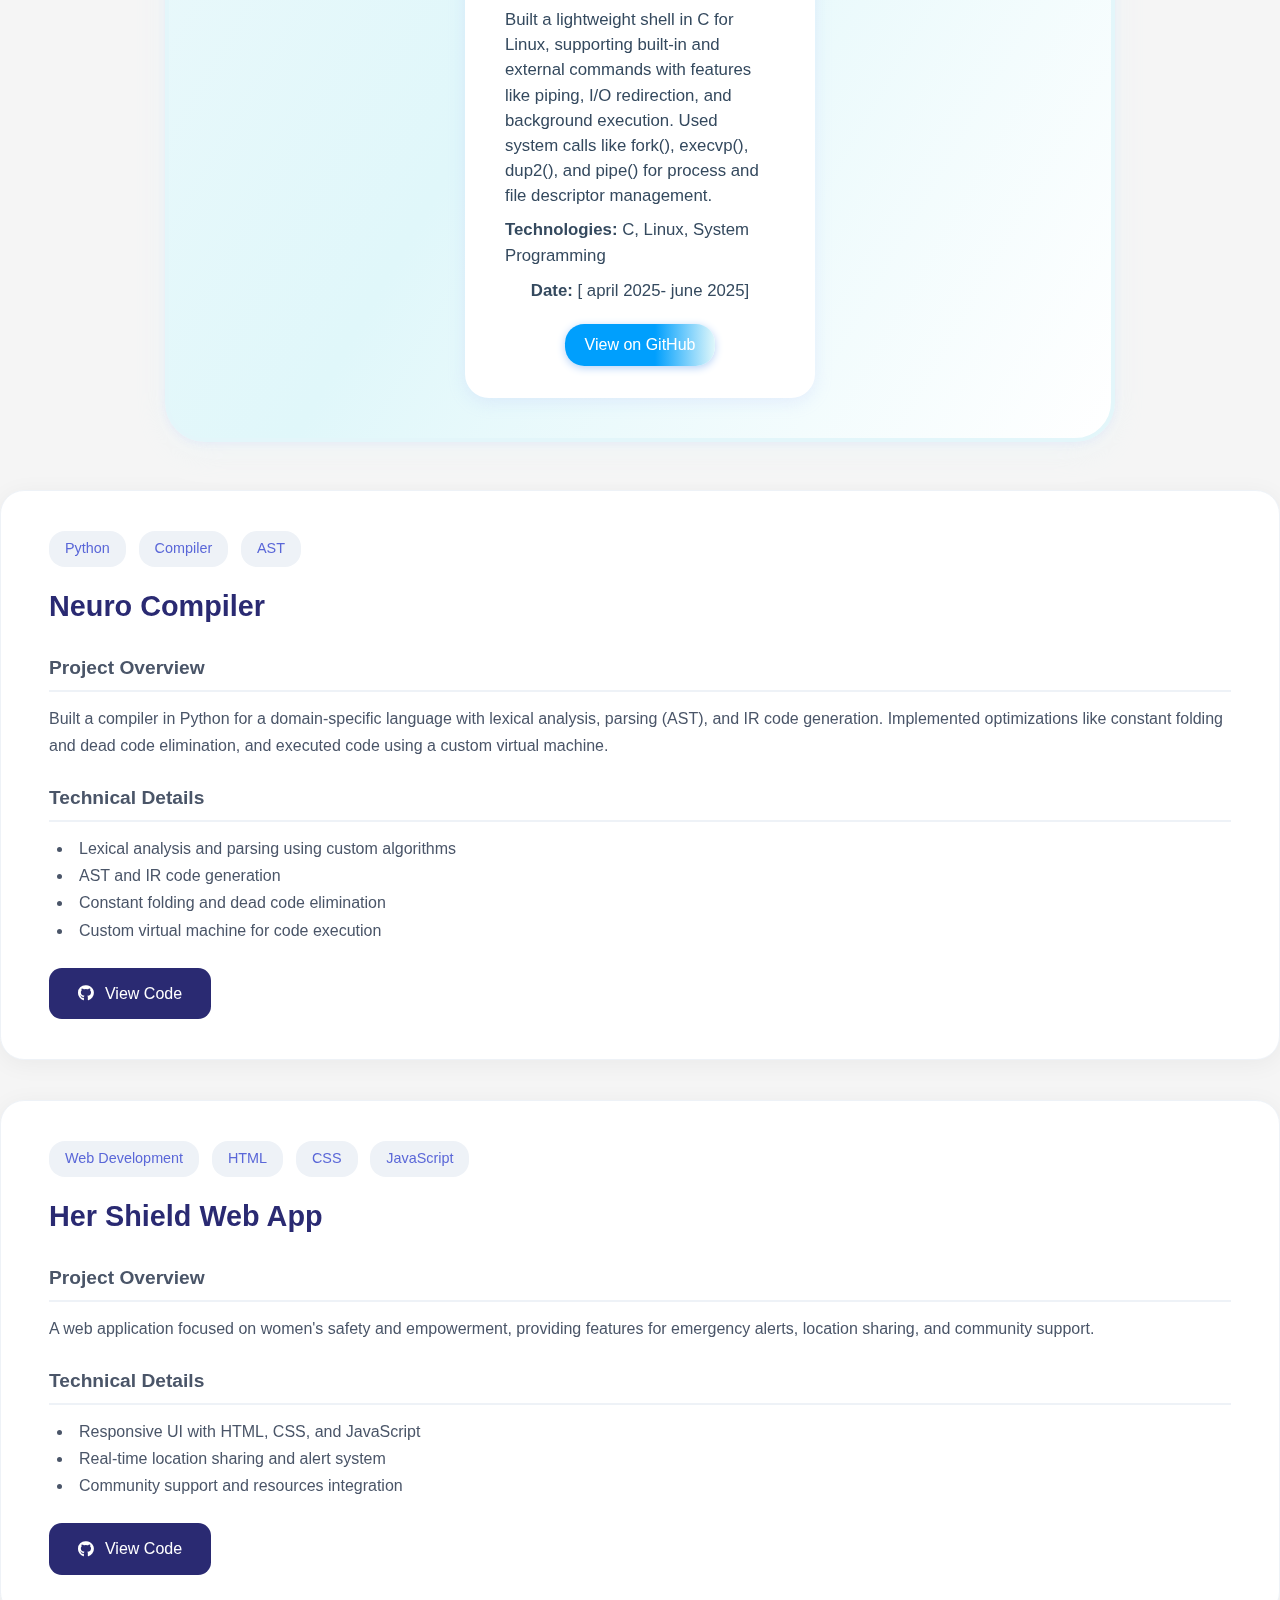
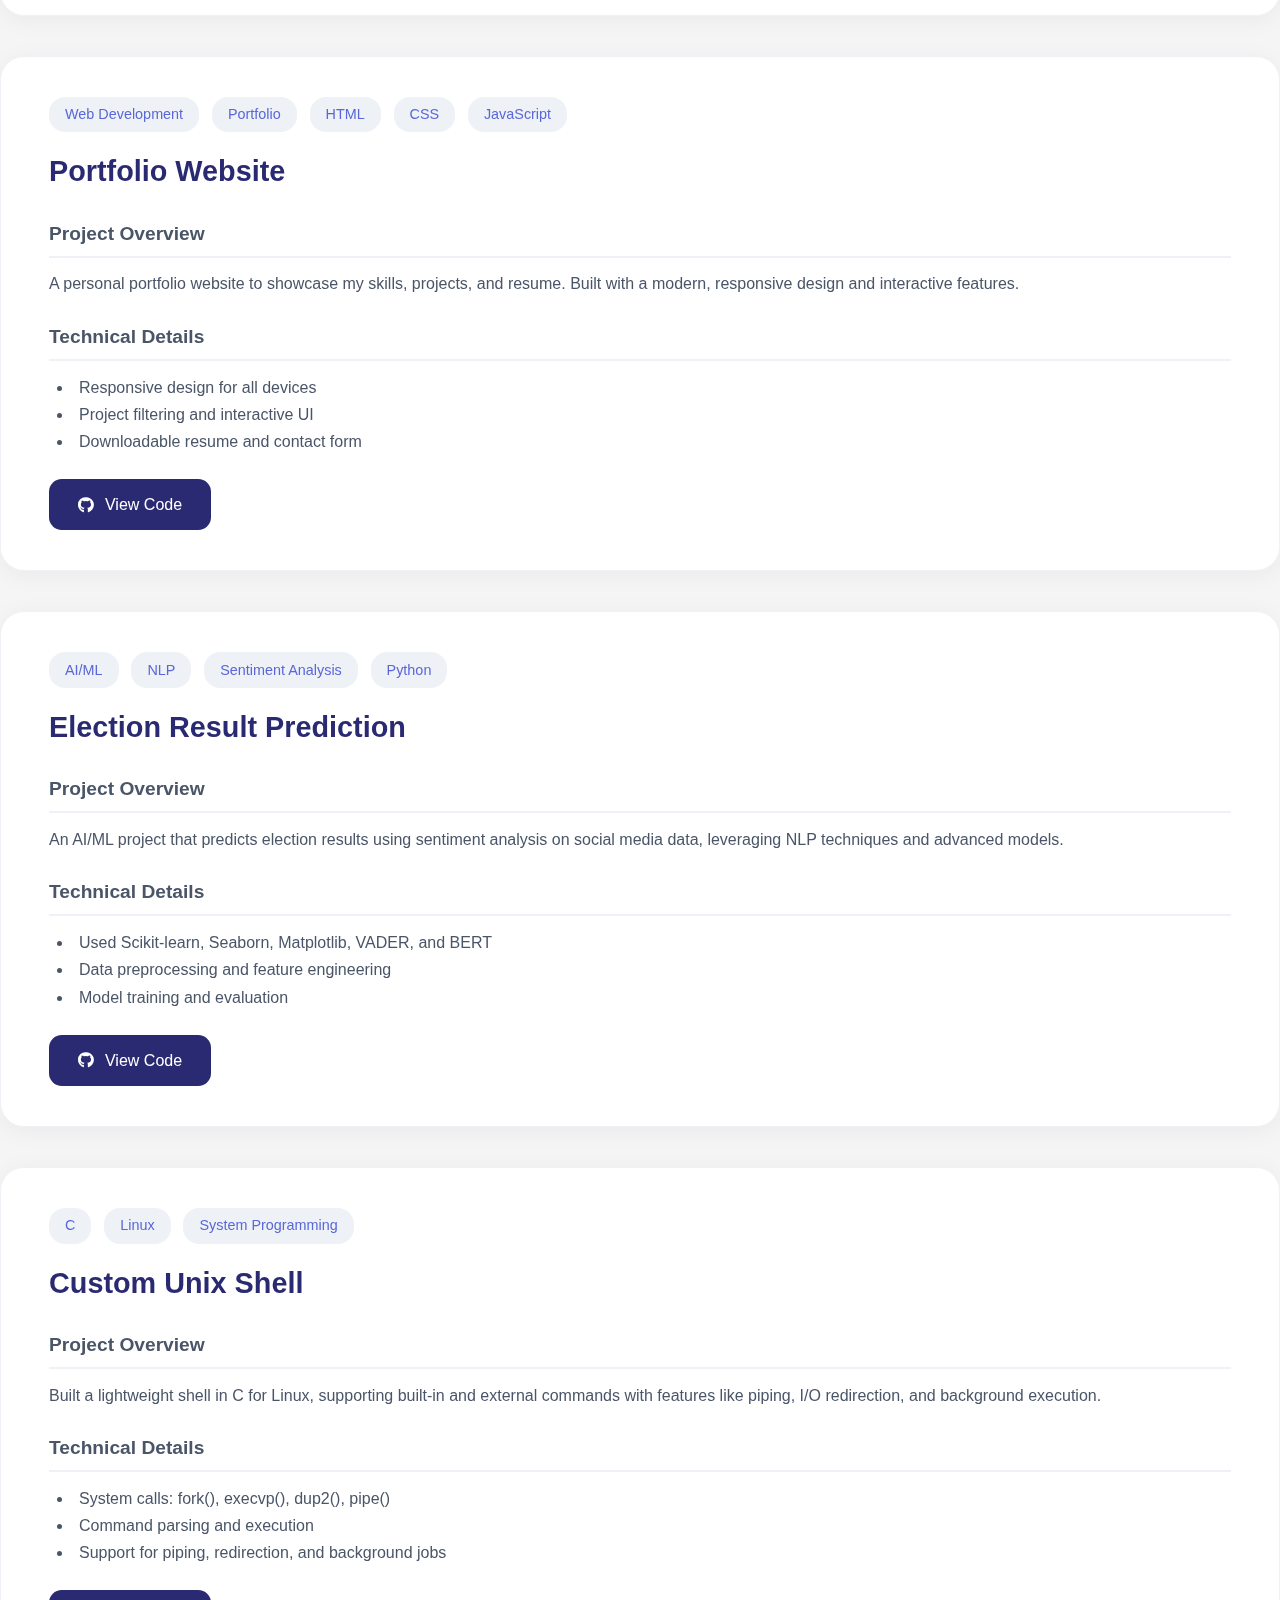
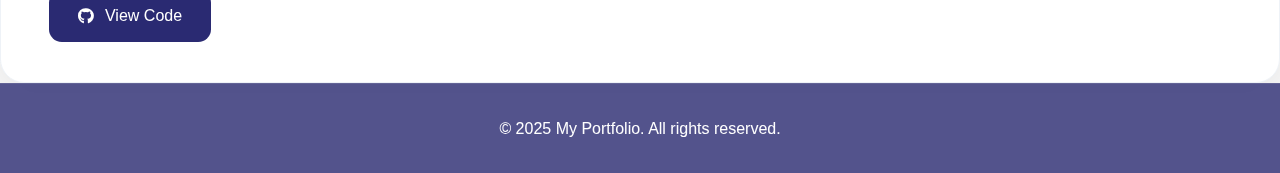
<file: portfolio/projects.html>
<!DOCTYPE html>
<html lang="en">
<head>
    <meta charset="UTF-8">
    <meta name="viewport" content="width=device-width, initial-scale=1.0">
    <title>Projects - My Portfolio</title>
    <link rel="stylesheet" href="styles.css">
    <link rel="stylesheet" href="projects.css">
    <link rel="stylesheet" href="https://cdnjs.cloudflare.com/ajax/libs/font-awesome/6.0.0/css/all.min.css">
</head>
<body>
    <nav class="navbar">
        <div class="navbar-left">
            <span class="logo">My Portfolio</span>
        </div>
        <ul class="navbar-links">
            <li><a href="index.html#about">About</a></li>
            <li><a href="projects.html">Projects</a></li>
            <li><a href="certifications.html">Certifications</a></li>
            <li><a href="pese-lab.html">Pese Lab</a></li>
            <li><a href="index.html#contact">Get in Touch</a></li>
            <li><a href="my_resume (5).pdf" target="_blank">Resume</a></li>
        </ul>
    </nav>
    <section id="projects" class="projects-section">
        <h2>Projects</h2>
        <div class="project-filter-bar">
            <button class="filter-btn active" data-filter="all"><i class="fas fa-th-large"></i> All</button>
            <button class="filter-btn" data-filter="python"><i class="fab fa-python"></i> Python</button>
            <button class="filter-btn" data-filter="web"><i class="fas fa-globe"></i> Web Development</button>
            <button class="filter-btn" data-filter="ai"><i class="fas fa-brain"></i> AI/ML</button>
            <button class="filter-btn" data-filter="system"><i class="fas fa-microchip"></i> System</button>
        </div>
        <div class="project-list">
            <div class="project-item" data-category="python">
                <i class="fab fa-python fa-2x" style="color:#009ffd; margin-bottom: 0.7rem;"></i>
                <h3>Neuro Compiler</h3>
                <p class="project-desc">Built a compiler in Python for a domain-specific language with lexical analysis, parsing (AST), and IR code generation. Implemented optimizations like constant folding and dead code elimination, and executed code using a custom virtual machine.</p>
                <p><strong>Technologies:</strong> Python</p>
                <p><strong>Date:</strong> [ april 2025 -  june 2025]</p>
                <a href="https://github.com/Kirti-Kumari337/CompilerProject.git" target="_blank">View on GitHub</a>
            </div>
            <div class="project-item" data-category="web">
                <i class="fas fa-globe fa-2x" style="color:#009ffd; margin-bottom: 0.7rem;"></i>
                <h3>Her Shield Web App</h3>
                <p class="project-desc">A web application focused on women's safety and empowerment.</p>
                <p><strong>Technologies:</strong> HTML, CSS, JavaScript</p>
                <p><strong>Date:</strong> [ april 2025 -  april 2025]</p>
                <a href="https://github.com/MansiButola1234/portfolio.git" target="_blank">View on GitHub</a>
            </div>
        
            <div class="project-item" data-category="ai">
                <i class="fas fa-brain fa-2x" style="color:#009ffd; margin-bottom: 0.7rem;"></i>
                <h3>Election Result Prediction</h3>
                <p class="project-desc">An AI/ML project that predicts election results using sentiment analysis on social media data, leveraging NLP techniques.</p>
                <p><strong>Technologies:</strong>Scikit-learn,Seaborn and Matplotlib,VADER, BERT Python, NLP, Sentiment Analysis, Jupyter Notebook</p>
                <p><strong>Date:</strong> [(feb,2025- march,2025)]</p>
                <a href="https://github.com/MansiButola1234/Election-result-prediction.git" target="_blank">View on GitHub</a>
            </div>
            <div class="project-item" data-category="web">
                <i class="fas fa-globe fa-2x" style="color:#009ffd; margin-bottom: 0.7rem;"></i>
                <h3>Portfolio Website</h3>
                <p class="project-desc">A personal portfolio website to showcase my skills, projects, and resume. Built with a modern, responsive design.</p>
                <p><strong>Technologies:</strong> HTML, CSS, JavaScript</p>
                <p><strong>Date:</strong> [may 2025-june 2025]</p>
                <a href="https://github.com/MansiButola1234/portfolio.git" target="_blank">View on GitHub</a>
            </div>
            <div class="project-item" data-category="system">
                <i class="fas fa-microchip fa-2x" style="color:#009ffd; margin-bottom: 0.7rem;"></i>
                <h3>Custom Unix Shell</h3>
                <p class="project-desc">Built a lightweight shell in C for Linux, supporting built-in and external commands with features like piping, I/O redirection, and background execution. Used system calls like fork(), execvp(), dup2(), and pipe() for process and file descriptor management.</p>
                <p><strong>Technologies:</strong> C, Linux, System Programming</p>
                <p><strong>Date:</strong> [ april 2025- june 2025]</p>
                <a href="https://github.com/Vaishnaviii907/Minishell-in-C.git" target="_blank">View on GitHub</a>
            </div>
        </div>
    </section>

    <!-- Project Overviews (visible in All section) -->
    <div class="project-overviews" id="project-overviews">
        <!-- Neuro Compiler Overview -->
        <div class="project-overview">
            <div class="project-tags">
                <span class="tag">Python</span>
                <span class="tag">Compiler</span>
                <span class="tag">AST</span>
            </div>
            <h2>Neuro Compiler</h2>
            <h4>Project Overview</h4>
            <p>Built a compiler in Python for a domain-specific language with lexical analysis, parsing (AST), and IR code generation. Implemented optimizations like constant folding and dead code elimination, and executed code using a custom virtual machine.</p>
            <h4>Technical Details</h4>
            <ul>
                <li>Lexical analysis and parsing using custom algorithms</li>
                <li>AST and IR code generation</li>
                <li>Constant folding and dead code elimination</li>
                <li>Custom virtual machine for code execution</li>
            </ul>
            <a class="overview-btn" href="https://github.com/Kirti-Kumari337/CompilerProject.git" target="_blank"><i class="fab fa-github"></i> View Code</a>
        </div>
        <!-- Her Shield Web App Overview -->
        <div class="project-overview">
            <div class="project-tags">
                <span class="tag">Web Development</span>
                <span class="tag">HTML</span>
                <span class="tag">CSS</span>
                <span class="tag">JavaScript</span>
            </div>
            <h2>Her Shield Web App</h2>
            <h4>Project Overview</h4>
            <p>A web application focused on women's safety and empowerment, providing features for emergency alerts, location sharing, and community support.</p>
            <h4>Technical Details</h4>
            <ul>
                <li>Responsive UI with HTML, CSS, and JavaScript</li>
                <li>Real-time location sharing and alert system</li>
                <li>Community support and resources integration</li>
            </ul>
            <a class="overview-btn" href="https://github.com/MansiButola1234/portfolio.git" target="_blank"><i class="fab fa-github"></i> View Code</a>
        </div>
        <!-- Portfolio Website Overview -->
        <div class="project-overview">
            <div class="project-tags">
                <span class="tag">Web Development</span>
                <span class="tag">Portfolio</span>
                <span class="tag">HTML</span>
                <span class="tag">CSS</span>
                <span class="tag">JavaScript</span>
            </div>
            <h2>Portfolio Website</h2>
            <h4>Project Overview</h4>
            <p>A personal portfolio website to showcase my skills, projects, and resume. Built with a modern, responsive design and interactive features.</p>
            <h4>Technical Details</h4>
            <ul>
                <li>Responsive design for all devices</li>
                <li>Project filtering and interactive UI</li>
                <li>Downloadable resume and contact form</li>
            </ul>
            <a class="overview-btn" href="https://github.com/MansiButola1234/portfolio.git" target="_blank"><i class="fab fa-github"></i> View Code</a>
        </div>
        <!-- Election Result Prediction Overview -->
        <div class="project-overview">
            <div class="project-tags">
                <span class="tag">AI/ML</span>
                <span class="tag">NLP</span>
                <span class="tag">Sentiment Analysis</span>
                <span class="tag">Python</span>
            </div>
            <h2>Election Result Prediction</h2>
            <h4>Project Overview</h4>
            <p>An AI/ML project that predicts election results using sentiment analysis on social media data, leveraging NLP techniques and advanced models.</p>
            <h4>Technical Details</h4>
            <ul>
                <li>Used Scikit-learn, Seaborn, Matplotlib, VADER, and BERT</li>
                <li>Data preprocessing and feature engineering</li>
                <li>Model training and evaluation</li>
            </ul>
            <a class="overview-btn" href="https://github.com/MansiButola1234/Election-result-prediction.git" target="_blank"><i class="fab fa-github"></i> View Code</a>
        </div>
        <!-- Custom Unix Shell Overview -->
        <div class="project-overview">
            <div class="project-tags">
                <span class="tag">C</span>
                <span class="tag">Linux</span>
                <span class="tag">System Programming</span>
            </div>
            <h2>Custom Unix Shell</h2>
            <h4>Project Overview</h4>
            <p>Built a lightweight shell in C for Linux, supporting built-in and external commands with features like piping, I/O redirection, and background execution.</p>
            <h4>Technical Details</h4>
            <ul>
                <li>System calls: fork(), execvp(), dup2(), pipe()</li>
                <li>Command parsing and execution</li>
                <li>Support for piping, redirection, and background jobs</li>
            </ul>
            <a class="overview-btn" href="https://github.com/Vaishnaviii907/Minishell-in-C.git" target="_blank"><i class="fab fa-github"></i> View Code</a>
        </div>
    </div>

    <script>
    // Project filter functionality
    const filterBtns = document.querySelectorAll('.filter-btn');
    const projectItems = document.querySelectorAll('.project-item');
    const projectOverviews = document.getElementById('project-overviews');

    filterBtns.forEach(btn => {
        btn.addEventListener('click', () => {
            document.querySelector('.filter-btn.active').classList.remove('active');
            btn.classList.add('active');
            const filter = btn.getAttribute('data-filter');

            // Show/hide project cards
            projectItems.forEach(item => {
                if (filter === 'all' || item.getAttribute('data-category') === filter) {
                    item.style.display = 'flex';
                } else {
                    item.style.display = 'none';
                }
            });

            // Show/hide overview section
            if (filter === 'all') {
                projectOverviews.style.display = 'flex';
            } else {
                projectOverviews.style.display = 'none';
            }
        });
    });
    </script>
    <footer>
        <p>&copy; 2025 My Portfolio. All rights reserved.</p>
    </footer>
</body>
</html>
</file>
<file: styles.css>
/* Global Styles */
:root {
    --primary-color: #2a2a72;
    --secondary-color: #009ffd;
    --text-color: #333;
    --background-color: #f5f5f5;
    --card-background: #ffffff;
    --transition: all 0.3s ease;
}

* {
    margin: 0;
    padding: 0;
    box-sizing: border-box;
}

body {
    font-family: 'Segoe UI', Tahoma, Geneva, Verdana, sans-serif;
    line-height: 1.6;
    color: var(--text-color);
    background: var(--background-color);
    position: relative;
    overflow-x: hidden;
}

/* Animated Background */
body::before {
    content: '';
    position: fixed;
    top: 0;
    left: 0;
    width: 100%;
    height: 100%;
    background: linear-gradient(45deg, #2a2a72, #009ffd, #2a2a72);
    background-size: 400% 400%;
    animation: gradientBG 15s ease infinite;
    z-index: -1;
}

@keyframes gradientBG {
    0% { background-position: 0% 50%; }
    50% { background-position: 100% 50%; }
    100% { background-position: 0% 50%; }
}

/* Animated Particles */
.particles {
    position: fixed;
    top: 0;
    left: 0;
    width: 100%;
    height: 100%;
    pointer-events: none;
    z-index: -1;
}

.particle {
    position: absolute;
    width: 3px;
    height: 3px;
    background: rgba(255, 255, 255, 0.5);
    border-radius: 50%;
    animation: floatParticle 20s infinite linear;
}

@keyframes floatParticle {
    0% { transform: translateY(0) translateX(0); }
    25% { transform: translateY(-100px) translateX(100px); }
    50% { transform: translateY(-200px) translateX(0); }
    75% { transform: translateY(-100px) translateX(-100px); }
    100% { transform: translateY(0) translateX(0); }
}

/* Navigation */
/* Navbar Styles */
.navbar {
    position: sticky;
    top: 0;
    z-index: 1000;
    display: flex;
    justify-content: space-between;
    align-items: center;
    background: rgba(255, 255, 255, 0.1);
    backdrop-filter: blur(10px);
    padding: 0.8rem 2rem;
    margin: 1rem 2rem;
    border-radius: 2rem;
    border: 1px solid rgba(255, 255, 255, 0.2);
    box-shadow: 0 4px 24px rgba(0, 0, 0, 0.1);
}

.logo {
    font-weight: bold;
    color: #2a2a72;
    font-size: 1.4rem;
}

.navbar-links {
    list-style: none;
    display: flex;
    gap: 0.5rem;
    margin: 0;
    padding: 0;
}

.navbar-links li a {
    color: #2a2a72;
    text-decoration: none;
    font-size: 1rem;
    font-weight: 500;
    padding: 0.7rem 1.5rem;
    border-radius: 1.5rem;
    transition: background 0.2s, color 0.2s;
}

.navbar-links li a:hover,
.navbar-links li a.active {
    background: #2a2a72;
    color: #fff;
}

/* Smooth scrolling */
html {
    scroll-behavior: smooth;
}
/* Hero Section */
.hero {
    position: relative;
    min-height: 60vh;
    display: flex;
    align-items: center;
    justify-content: center;
    background: linear-gradient(120deg, #f8fafc 0%, #e0e7ff 60%, #f0abfc 100%);
    overflow: hidden;
    border-radius: 0 0 2.5rem 2.5rem;
    margin-bottom: 2rem;
}
.hero-bg-shape {
    position: absolute;
    top: -80px; left: -120px;
    width: 600px; height: 600px;
    background: radial-gradient(circle at 40% 40%, #a5b4fc 0%, #f0abfc 80%);
    opacity: 0.25;
    filter: blur(40px);
    z-index: 0;
}
.hero-content {
    position: relative;
    z-index: 1;
 text-align: center;
    padding: 2.5rem 1rem;
}
.hero-title {
    font-size: 2.7rem;
    font-weight: bold;
    color: #2a2a72;
    margin-bottom: 1.2rem;
    letter-spacing: 1px;
    line-height: 1.1;
}
.hero-highlight {
    color: #fff;
    background: linear-gradient(90deg, #009ffd 40%, #f0abfc 100%);
    padding: 0.2em 0.7em;
    border-radius: 1.2em;
    box-shadow: 0 2px 12px #b3d1f7;
    display: inline-block;
}
.hero-subtitle {
    color: #34495e;
    font-size: 1.25rem;
 margin-bottom: 2rem;
    font-weight: 500;
}
.hero-btn {
    display: inline-block;
    background: linear-gradient(90deg, #009ffd 60%, #f0abfc 100%);
    color: #fff;
    font-weight: bold;
    padding: 0.9rem 2.2rem;
    border-radius: 2rem;
    font-size: 1.15rem;
    text-decoration: none;
    box-shadow: 0 2px 12px #b3d1f7;
    transition: background 0.2s, transform 0.2s;
}
.hero-btn i {
    margin-right: 0.7rem;
}
.hero-btn:hover {
    background: linear-gradient(90deg, #2a2a72 60%, #f0abfc 100%);
    transform: translateY(-3px) scale(1.04);
}

/* About Section */
.about-attractive {
    padding: 4rem 2rem;
    background: var(--card-background);
    border-radius: 1.5rem;
    margin: 2rem;
    box-shadow: 0 8px 32px rgba(0,0,0,0.05);
}

.about-flex-container {
    display: flex;
    align-items: center;
    gap: 2rem;
}

.about-photo-label {
    position: relative;
    flex-shrink: 0;
}

.about-photo-circle {
    width: 200px;
    height: 200px;
    border-radius: 50%;
    overflow: hidden;
    box-shadow: 0 4px 20px rgba(0,0,0,0.1);
    border: 5px solid #fff;
}

.about-photo-circle img {
    width: 100%;
    height: 100%;
    object-fit: cover;
}

.about-content-box {
    flex-grow: 1;
}

.about-title {
    font-size: 2rem;
    font-weight: bold;
    color: var(--primary-color);
    margin-bottom: 1rem;
}

.about-content-box p {
    color: #4f4f4f;
    font-size: 1rem;
    line-height: 1.7;
}

/* Projects Section */
.projects {
    padding: 4rem 2rem;
}

.projects h2 {
    text-align: center;
    font-size: 2.5rem;
    margin-bottom: 2rem;
    color: var(--primary-color);
}

.project-grid {
    display: grid;
    grid-template-columns: repeat(auto-fit, minmax(300px, 1fr));
    gap: 2rem;
}

.project-card {
    background: var(--card-background);
    border-radius: 1rem;
    overflow: hidden;
    box-shadow: 0 4px 16px rgba(0,0,0,0.05);
    transition: var(--transition);
    border: 1px solid #eee;
}

.project-card:hover {
    transform: translateY(-5px);
    box-shadow: 0 8px 24px rgba(0,0,0,0.1);
}

.project-card img {
    width: 100%;
    height: 200px;
    object-fit: cover;
}

.project-card h3 {
    font-size: 1.5rem;
    margin: 1rem 1.5rem;
}

.project-card p {
    margin: 0 1.5rem 1.5rem;
    color: var(--text-color);
}

.project-links {
    padding: 0 1.5rem 1.5rem;
    display: flex;
    gap: 1rem;
}

.button {
    display: inline-block;
    padding: 0.5rem 1rem;
    background: var(--primary-color);
    color: white;
    text-decoration: none;
    border-radius: 0.5rem;
    transition: var(--transition);
}

.button:hover {
    background: var(--secondary-color);
}

/* Contact Section */
.contact {
    padding: 4rem 2rem;
}

.contact h2 {
    text-align: center;
    font-size: 2.5rem;
    margin-bottom: 2rem;
    color: var(--primary-color);
}

.contact-labels-wrapper {
    max-width: 800px;
    margin: 0 auto;
    background: #fff;
    padding: 2.5rem;
    border-radius: 1rem;
    box-shadow: 0 8px 24px rgba(0,0,0,0.08);
}

.contact-labels-heading {
    text-align: center;
    font-size: 1.5rem;
    color: var(--primary-color);
    margin-bottom: 2rem;
    font-weight: 600;
}

.contact-labels {
    display: flex;
    justify-content: center;
    gap: 2rem;
}

.contact-label-card {
    text-align: center;
    flex: 1;
    min-width: 150px;
    padding: 1.5rem;
    border: 1px solid #eee;
    border-radius: 0.75rem;
    transition: all 0.2s ease;
}

.contact-label-card:hover {
    transform: translateY(-5px);
    border-color: var(--secondary-color);
}

.contact-label-title {
    font-weight: 600;
    margin-bottom: 1rem;
    font-size: 1.1rem;
    color: #444;
}

.contact-link {
    display: inline-flex;
    align-items: center;
    justify-content: center;
    text-decoration: none;
    color: #fff;
    padding: 0.7rem 1.5rem;
    border-radius: 2rem;
    font-weight: 500;
    transition: all 0.2s ease;
    min-width: 140px;
}

.contact-link.github {
    background: #333;
}
.contact-link.github:hover {
    background: #111;
}

.contact-link.linkedin {
    background: #0077b5;
}
.contact-link.linkedin:hover {
    background: #005582;
}
.contact-link.resume {
    background: #c71a1a;
}
.contact-link.resume:hover {
    background: #a01515;
}

.contact-link i {
    margin-right: 0.5rem;
}

/* PESE Lab Section */
.pese-lab-section {
    padding: 4rem 2rem;
}

/* ... other PESE lab styles ... */

/* Videos Section */
.video-section {
    padding: 4rem 2rem;
}

.videos-grid {
    display: grid;
    grid-template-columns: repeat(auto-fit, minmax(300px, 1fr));
    gap: 2rem;
}

.video-item video {
    width: 100%;
    border-radius: 0.5rem;
}

/* Certifications Section */
.certifications {
    padding: 4rem 2rem;
}

.certifications h2 {
    text-align: center;
    font-size: 2.5rem;
    margin-bottom: 2rem;
    color: var(--primary-color);
}

.certification-list {
    display: grid;
    grid-template-columns: repeat(auto-fit, minmax(300px, 1fr));
    gap: 2rem;
}

.certification-item {
    background: var(--card-background);
    border-radius: 1rem;
    padding: 2rem;
    box-shadow: 0 4px 16px rgba(0,0,0,0.05);
    transition: var(--transition);
    border: 1px solid #eee;
}

.certification-item:hover {
    transform: translateY(-5px);
    box-shadow: 0 8px 24px rgba(0,0,0,0.1);
}

.certification-item h3 {
    font-size: 1.5rem;
    margin-bottom: 1rem;
    color: var(--primary-color);
}

.certification-item p {
    color: var(--text-color);
    margin-bottom: 1.5rem;
}

.certification-item a {
    color: var(--primary-color);
    text-decoration: none;
    font-weight: bold;
    transition: var(--transition);
}

.certification-item a:hover {
    color: var(--secondary-color);
}

footer {
    text-align: center;
    padding: 2rem;
    background: #e9ecef;
    color: #495057;
}

/* Responsive Styles */
@media screen and (max-width: 1024px) {
    .navbar-links {
        gap: 0.2rem;
    }
    .navbar-links li a {
        padding: 0.6rem 1rem;
        font-size: 0.9rem;
    }
    .hero-title {
        font-size: 2.5rem;
    }
}

@media screen and (max-width: 768px) {
    body {
        overflow-x: hidden;
    }
    .navbar {
        margin: 0.5rem 1rem;
        padding: 0.5rem 1rem;
    }
    .navbar-links {
        position: absolute;
        right: 0px;
        height: 92vh;
        top: 8vh;
        background: rgba(255, 255, 255, 0.9);
        display: flex;
        flex-direction: column;
        align-items: center;
        width: 50%;
        transform: translateX(100%);
        transition: transform 0.5s ease-in;
        padding-top: 2rem;
    }
    .navbar-links li {
        opacity: 0;
    }
    .burger {
        display: block;
        cursor: pointer;
    }

    .about-flex-container {
        flex-direction: column;
        align-items: center;
    }

    .about-content-box {
        margin-left: 0;
        margin-top: 2rem;
        text-align: center;
    }

    .project-grid {
        grid-template-columns: 1fr;
    }

    .contact-labels {
        flex-direction: column;
        gap: 1.5rem;
    }
    .videos-grid {
        grid-template-columns: 1fr;
    }
}

.nav-active {
    transform: translateX(0%);
}

@keyframes navLinkFade {
    from {
        opacity: 0;
        transform: translateX(50px);
    }
    to {
        opacity: 1;
        transform: translateX(0px);
    }
}

.burger {
    display: none;
}

.burger div {
    width: 25px;
    height: 3px;
    background-color: #2a2a72;
    margin: 5px;
    transition: all 0.3s ease;
}

.toggle .line1 {
    transform: rotate(-45deg) translate(-5px, 6px);
}

.toggle .line2 {
    opacity: 0;
}

.toggle .line3 {
    transform: rotate(45deg) translate(-5px, -6px);
}

.about-content-box p {
    color: #4f4f4f;
    font-size: 1rem;
    line-height: 1.7;
}

.social-links {
    display: flex;
    justify-content: center;
    gap: 2rem;
    margin-top: 2rem;
}

.social-links a {
    color: var(--primary-color);
    font-size: 1.5rem;
    transition: var(--transition);
    transform: perspective(1000px) rotateX(0deg);
}

.social-links a:hover {
    color: var(--secondary-color);
    transform: perspective(1000px) rotateX(10deg) translateY(-5px);
}

/* Footer */
footer {
    text-align: center;
    padding: 2rem;
    background: rgba(42, 42, 114, 0.8);
    backdrop-filter: blur(10px);
    border-top: 1px solid rgba(255, 255, 255, 0.1);
    color: white;
}

/* Account Labels Section */
.account-labels-wrapper {
    display: flex;
    flex-direction: column;
    align-items: center;
    margin-bottom: 2rem;
}
.account-labels-heading {
    font-size: 1.5rem;
    font-weight: bold;
    color: #2a2a72;
    margin-bottom: 1rem;
    letter-spacing: 1px;
}
.account-labels {
    display: flex;
    justify-content: center;
    align-items: stretch;
    gap: 2rem;
    margin: 2rem 0 2.5rem 0;
    background: #f0f6ff;
    border-radius: 2rem;
    box-shadow: 0 4px 16px rgba(42, 42, 114, 0.10);
    padding: 1.2rem 2.5rem;
    font-size: 1.25rem;
    position: relative;
    z-index: 1100;
}

.account-label-card {
    display: flex;
    flex-direction: column;
    align-items: center;
    background: #fff;
    border-radius: 1.5rem;
    box-shadow: 0 2px 8px #b3d1f7;
    padding: 1.2rem 2rem;
    min-width: 160px;
    transition: transform 0.2s, box-shadow 0.2s;
}

.account-label-card:hover {
    transform: translateY(-5px) scale(1.04);
    box-shadow: 0 6px 24px #b3d1f7;
}

.account-label-title {
    font-weight: bold;
    color: #2d3a4a;
    margin-bottom: 0.7rem;
    font-size: 1.1rem;
    letter-spacing: 1px;
    text-align: center;
}

.account-link {
    display: flex;
    align-items: center;
    gap: 0.7rem;
    text-decoration: none;
    font-weight: bold;
    padding: 0.7rem 1.5rem;
    border-radius: 2rem;
    transition: background 0.2s, color 0.2s, box-shadow 0.2s, transform 0.1s;
    font-size: 1.15rem;
    border: none;
    box-shadow: 0 2px 8px #b3d1f7;
    cursor: pointer;
    outline: none;
    width: 100%;
    justify-content: center;
}

.account-link.github {
    color: #fff;
    background: #24292e;
}

.account-link.github:hover {
    background: #444c56;
    color: #ffd700;
    transform: translateY(-2px) scale(1.05);
}

.account-link.linkedin {
    color: #fff;
    background: #0077b5;
}

.account-link.linkedin:hover {
    background: #005983;
    color: #ffd700;
    transform: translateY(-2px) scale(1.05);
}

.account-link i {
    font-size: 1.5em;
}

/* Contact Labels Section */
.contact-labels-wrapper {
    display: flex;
    flex-direction: column;
    align-items: center;
    margin-top: 2rem;
}
.contact-labels-heading {
    font-size: 1.5rem;
    font-weight: bold;
    color: #2a2a72;
    margin-bottom: 1.2rem;
    letter-spacing: 1px;
}
.contact-labels {
    display: flex;
    justify-content: center;
    align-items: stretch;
    gap: 2rem;
    margin-bottom: 2rem;
    flex-wrap: wrap;
}
.contact-label-card {
    display: flex;
    flex-direction: column;
    align-items: center;
    background: #fff;
    border-radius: 1.5rem;
    box-shadow: 0 2px 8px #b3d1f7;
    padding: 1.2rem 2rem;
    min-width: 160px;
    transition: transform 0.2s, box-shadow 0.2s;
}
.contact-label-card:hover {
    transform: translateY(-5px) scale(1.04);
    box-shadow: 0 6px 24px #b3d1f7;
}
.contact-label-title {
    font-weight: bold;
    color: #2d3a4a;
    margin-bottom: 0.7rem;
    font-size: 1.1rem;
    letter-spacing: 1px;
    text-align: center;
}
.contact-link {
    display: flex;
    align-items: center;
    gap: 0.7rem;
    text-decoration: none;
    font-weight: bold;
    padding: 0.7rem 1.5rem;
    border-radius: 2rem;
    transition: background 0.2s, color 0.2s, box-shadow 0.2s, transform 0.1s;
    font-size: 1.15rem;
    border: none;
    box-shadow: 0 2px 8px #b3d1f7;
    cursor: pointer;
    outline: none;
    width: 100%;
    justify-content: center;
}
.contact-link.github {
    color: #fff;
    background: #24292e;
}
.contact-link.github:hover {
    background: #444c56;
    color: #ffd700;
    transform: translateY(-2px) scale(1.05);
}
.contact-link.linkedin {
    color: #fff;
    background: #0077b5;
}
.contact-link.linkedin:hover {
    background: #005983;
    color: #ffd700;
    transform: translateY(-2px) scale(1.05);
}
.contact-link.resume {
    color: #fff;
    background: #009ffd;
}
.contact-link.resume:hover {
    background: #2a2a72;
    color: #ffd700;
    transform: translateY(-2px) scale(1.05);
}
.contact-link i {
    font-size: 1.5em;
}

/* Responsive Design */
@media (max-width: 768px) {
    .nav-links {
        display: none;
    }
    
    .burger {
        display: block;
    }
    
    .hero h1 {
        font-size: 2.5rem;
    }
    
    .project-grid {
        grid-template-columns: 1fr;
    }
}

/* Burger Menu */
.burger {
    display: none;
    cursor: pointer;
}

.burger div {
    width: 25px;
    height: 3px;
    background-color: var(--primary-color);
    margin: 5px;
    transition: var(--transition);
}

/* PESE Lab Section */
.pese-lab-section {
    width: 100%;
    max-width: 1200px;
    margin: 2rem auto;
    padding: 2rem;
    background: rgba(255, 255, 255, 0.1);
    backdrop-filter: blur(10px);
    border-radius: 20px;
    border: 1px solid rgba(255, 255, 255, 0.2);
}

.pese-lab-section h2 {
    color: white;
    font-size: 2.5rem;
    text-align: center;
    margin-bottom: 2rem;
    text-shadow: 0 0 20px rgba(0, 0, 0, 0.3);
}

.pese-lab-section h3 {
    color: white;
    font-size: 1.8rem;
    margin-bottom: 1.5rem;
    text-shadow: 0 0 10px rgba(0, 0, 0, 0.2);
}
  .lab-activity-label {
            display: inline-block;
            background: #009ffd;
            color: #fff;
            padding: 1rem 2.5rem;
            border-radius: 2rem;
            font-size: 1.3rem;
            font-weight: bold;
            text-decoration: none;
            box-shadow: 0 2px 8px #b3d1f7;
            transition: background 0.2s, color 0.2s, transform 0.1s;
        }
        .lab-activity-label:hover {
            background: #2a2a72;
            color: #ffd700;
            transform: translateY(-2px) scale(1.05);
        }
        .lab-activity-title i {
            margin-right: 0.7rem;
        }
        .lab-activity-section {
            background: linear-gradient(135deg, #e0e7ff 0%, #f8fafc 100%);
            padding: 2.5rem 0;
            margin-bottom: 2rem;
            position: relative;
            z-index: 1;
        }
        .lab-activity-section:not(:last-child)::after {
            content: "";
            display: block;
            height: 30px;
            background: linear-gradient(90deg, #a5b4fc22 0%, #f8fafc 100%);
            border-radius: 0 0 1.5rem 1.5rem;
            margin: 0 auto;
            width: 90%;
            position: relative;
            top: 2rem;
            z-index: 0;
        }
        .lab-activity-container {
            max-width: 800px;
            margin: 0 auto;
            background: #fff;
            border-radius: 2rem;
            box-shadow: 0 8px 32px 0 rgba(80, 112, 255, 0.10), 0 1.5px 8px 0 #a5b4fc33;
            padding: 2.5rem 2.5rem 2rem 2.5rem;
            position: relative;
            overflow: hidden;
            border: 2px solid #a5b4fc44;
            transition: box-shadow 0.3s, border 0.3s;
        }
        .lab-activity-container:hover {
            box-shadow: 0 12px 40px 0 rgba(80, 112, 255, 0.18), 0 2px 12px 0 #a5b4fc55;
            border: 2.5px solid #6366f1;
        }
        .lab-activity-title {
            color: #6366f1;
            font-size: 2.1rem;
            margin-bottom: 1.2rem;
            text-align: center;
            letter-spacing: 1px;
            display: flex;
            align-items: center;
            justify-content: center;
            gap: 0.7rem;
            background: linear-gradient(90deg, #6366f1 30%, #60a5fa 100%);
            -webkit-background-clip: text;
            -webkit-text-fill-color: transparent;
        }
        .lab-activity-title i {
            color: #60a5fa;
            background: #eef2ff;
            border-radius: 50%;
            padding: 0.5rem;
            font-size: 1.3em;
            box-shadow: 0 2px 8px #a5b4fc33;
        }
        .lab-activity-content p {
            color: #334155;
            font-size: 1.13rem;
            margin-bottom: 1.2rem;
            text-align: justify;
            line-height: 1.7;
        }
        .lab-activity-highlight {
            background: linear-gradient(90deg, #e0e7ff 60%, #f0fdfa 100%);
            border-left: 5px solid #60a5fa;
            border-radius: 1rem;
            padding: 1rem 1.2rem;
            margin-bottom: 1.2rem;
            box-shadow: 0 1px 6px #a5b4fc22;
        }
        .lab-activity-highlight strong {
            color: #2563eb;
        }
        .lab-activity-key-learning {
            background: linear-gradient(90deg, #f0fdfa 60%, #e0e7ff 100%);
            border-radius: 1rem;
            padding: 1rem 1.2rem;
            box-shadow: 0 1px 6px #a5b4fc22;
        }
        .lab-activity-key-learning h3 {
            color: #2563eb;
            margin-bottom: 0.5rem;
            font-size: 1.15rem;
            letter-spacing: 0.5px;
        }
        .lab-activity-key-learning ul {
            margin: 0;
            padding-left: 1.2rem;
        }
        .lab-activity-key-learning li {
            font-size: 1.08rem;
            color: #334155;
            margin-bottom: 0.3rem;
            position: relative;
            padding-left: 0.5em;
        }
        .lab-activity-key-learning li::before {
            content: '✓';
            color: #009ffd;
            font-weight: bold;
            display: inline-block;
            width: 1em;
            margin-left: -1em;
        }
</file>
<file: portfolio/styles.css>
/* Global Styles */
:root {
    --primary-color: #2a2a72;
    --secondary-color: #009ffd;
    --text-color: #333;
    --background-color: #f5f5f5;
    --card-background: #ffffff;
    --transition: all 0.3s ease;
}

* {
    margin: 0;
    padding: 0;
    box-sizing: border-box;
}

body {
    font-family: 'Segoe UI', Tahoma, Geneva, Verdana, sans-serif;
    line-height: 1.6;
    color: var(--text-color);
    background: var(--background-color);
    position: relative;
    overflow-x: hidden;
}

/* Animated Background */
body::before {
    content: '';
    position: fixed;
    top: 0;
    left: 0;
    width: 100%;
    height: 100%;
    background: linear-gradient(45deg, #2a2a72, #009ffd, #2a2a72);
    background-size: 400% 400%;
    animation: gradientBG 15s ease infinite;
    z-index: -1;
}

@keyframes gradientBG {
    0% { background-position: 0% 50%; }
    50% { background-position: 100% 50%; }
    100% { background-position: 0% 50%; }
}

/* Animated Particles */
.particles {
    position: fixed;
    top: 0;
    left: 0;
    width: 100%;
    height: 100%;
    pointer-events: none;
    z-index: -1;
}

.particle {
    position: absolute;
    width: 3px;
    height: 3px;
    background: rgba(255, 255, 255, 0.5);
    border-radius: 50%;
    animation: floatParticle 20s infinite linear;
}

@keyframes floatParticle {
    0% { transform: translateY(0) translateX(0); }
    25% { transform: translateY(-100px) translateX(100px); }
    50% { transform: translateY(-200px) translateX(0); }
    75% { transform: translateY(-100px) translateX(-100px); }
    100% { transform: translateY(0) translateX(0); }
}

/* Navigation */
/* Navbar Styles */
.navbar {
    position: sticky;
    top: 0;
    z-index: 1000;
    display: flex;
    justify-content: space-between;
    align-items: center;
    background: rgba(255, 255, 255, 0.1);
    backdrop-filter: blur(10px);
    padding: 0.8rem 2rem;
    margin: 1rem 2rem;
    border-radius: 2rem;
    border: 1px solid rgba(255, 255, 255, 0.2);
    box-shadow: 0 4px 24px rgba(0, 0, 0, 0.1);
}

.logo {
    font-weight: bold;
    color: #2a2a72;
    font-size: 1.4rem;
}

.navbar-links {
    list-style: none;
    display: flex;
    gap: 0.5rem;
    margin: 0;
    padding: 0;
}

.navbar-links li a {
    color: #2a2a72;
    text-decoration: none;
    font-size: 1rem;
    font-weight: 500;
    padding: 0.7rem 1.5rem;
    border-radius: 1.5rem;
    transition: background 0.2s, color 0.2s;
}

.navbar-links li a:hover,
.navbar-links li a.active {
    background: #2a2a72;
    color: #fff;
}

/* Smooth scrolling */
html {
    scroll-behavior: smooth;
}
/* Hero Section */
.hero {
    position: relative;
    min-height: 60vh;
    display: flex;
    align-items: center;
    justify-content: center;
    background: linear-gradient(120deg, #f8fafc 0%, #e0e7ff 60%, #f0abfc 100%);
    overflow: hidden;
    border-radius: 0 0 2.5rem 2.5rem;
    margin-bottom: 2rem;
}
.hero-bg-shape {
    position: absolute;
    top: -80px; left: -120px;
    width: 600px; height: 600px;
    background: radial-gradient(circle at 40% 40%, #a5b4fc 0%, #f0abfc 80%);
    opacity: 0.25;
    filter: blur(40px);
    z-index: 0;
}
.hero-content {
    position: relative;
    z-index: 1;
 text-align: center;
    padding: 2.5rem 1rem;
}
.hero-title {
    font-size: 2.7rem;
    font-weight: bold;
    color: #2a2a72;
    margin-bottom: 1.2rem;
    letter-spacing: 1px;
    line-height: 1.1;
}
.hero-highlight {
    color: #fff;
    background: linear-gradient(90deg, #009ffd 40%, #f0abfc 100%);
    padding: 0.2em 0.7em;
    border-radius: 1.2em;
    box-shadow: 0 2px 12px #b3d1f7;
    display: inline-block;
}
.hero-subtitle {
    color: #34495e;
    font-size: 1.25rem;
 margin-bottom: 2rem;
    font-weight: 500;
}
.hero-btn {
    display: inline-block;
    background: linear-gradient(90deg, #009ffd 60%, #f0abfc 100%);
    color: #fff;
    font-weight: bold;
    padding: 0.9rem 2.2rem;
    border-radius: 2rem;
    font-size: 1.15rem;
    text-decoration: none;
    box-shadow: 0 2px 12px #b3d1f7;
    transition: background 0.2s, transform 0.2s;
}
.hero-btn i {
    margin-right: 0.7rem;
}
.hero-btn:hover {
    background: linear-gradient(90deg, #2a2a72 60%, #f0abfc 100%);
    transform: translateY(-3px) scale(1.04);
}

@media (max-width: 700px) {
    .hero-title { font-size: 2rem; }
    .hero-content { padding: 1.2rem 0.2rem; }
}

/* .hero {
    height: 100vh;
    display: flex;
    align-items: center;
    justify-content: center;
    background: transparent;
    color: white;
    text-align: center;
    padding: 0 2rem;
    position: relative;
    overflow: hidden;
}

.hero::before {
    content: '';
    position: absolute;
    top: 0;
    left: 0;
    width: 100%;
    height: 100%;
    background: radial-gradient(circle at center, rgba(255,255,255,0.1) 0%, transparent 70%);
    animation: pulse 4s ease-in-out infinite;
}

@keyframes pulse {
    0% { transform: scale(1); opacity: 0.5; }
    50% { transform: scale(1.2); opacity: 0.8; }
    100% { transform: scale(1); opacity: 0.5; }
}

.hero-content {
    position: relative;
    z-index: 1;
    transform: translateZ(0);
    animation: float 6s ease-in-out infinite;
    text-shadow: 0 0 20px rgba(0,0,0,0.3);
}

@keyframes float {
    0% { transform: translateY(0px); }
    50% { transform: translateY(-20px); }
    100% { transform: translateY(0px); }
}

.hero h1 {
    font-size: 4rem;
    margin-bottom: 1rem;
    background: linear-gradient(45deg, #fff, #e0e0e0);
    -webkit-background-clip: text;
    -webkit-text-fill-color: transparent;
    animation: shimmer 3s infinite;
}

@keyframes shimmer {
    0% { background-position: -200% center; }
    100% { background-position: 200% center; }
} */





.cta-button {
    display: inline-block;
    padding: 1rem 2rem;
    background: white;
    color: var(--primary-color);
    text-decoration: none;
    border-radius: 30px;
    font-weight: bold;
    margin-top: 2rem;
    transition: var(--transition);
    transform: perspective(1000px) rotateX(0deg);
}

.cta-button:hover {
    transform: perspective(1000px) rotateX(10deg) scale(1.05);
    box-shadow: 0 10px 20px rgba(0, 0, 0, 0.2);
}
.about-flex-container {
    display: flex;
    align-items: center;
    justify-content: center;
    gap: 2.5rem;
    flex-wrap: wrap;
    margin: 2.5rem 0;
}
.about-photo-label {
    display: flex;
    flex-direction: column;
    align-items: center;
    min-width: 180px;
}
.photo-label-text {
    display: block;
    text-align: center;
    font-weight: bold;
    margin-bottom: 0.7rem;
    background: #009ffd;
    color: #fff;
    padding: 0.5rem 1.5rem;
    border-radius: 1.5rem 1.5rem 0 0;
    font-size: 1.1rem;
    letter-spacing: 1px;
    box-shadow: 0 2px 8px #b3d1f7;
}
.about-photo-box {
    background: #fff;
    border-radius: 1.5rem;
    box-shadow: 0 2px 12px #b3d1f7;
    padding: 1.2rem;
    display: flex;
    align-items: center;
    justify-content: center;
    min-width: 160px;
     min-height: 180px;
}
.about-photo-box img {
    width: 140px;
    height: 170px;
    object-fit: cover;
    border-radius: 1rem;
    box-shadow: 0 2px 8px #a5b4fc55;
}
.photo-placeholder {
    width: 140px;
    height: 170px;
    display: flex;
    align-items: center;
    justify-content: center;
    background: #f0f6ff;
    color: #aaa;
    border-radius: 1rem;
    font-size: 1rem;
    font-weight: bold;
    border: 2px dashed #b3d1f7;
}
.about-content-box {
    background: #f8fbff;
    border-radius: 1.5rem;
    box-shadow: 0 2px 12px #b3d1f7;
    padding: 2rem 2.5rem;
    max-width: 500px;
    min-width: 260px;
}
.about-title {
    color: #009ffd;
    font-size: 2rem;
    margin-bottom: 1rem;
    letter-spacing: 1px;
}
.about-content-box p {
    color: #34495e;
    font-size: 1.13rem;
    line-height: 1.7;
    margin: 0;
}
@media (max-width: 800px) {
       .about-flex-container {
        flex-direction: column;
        gap: 1.5rem;
    }
    .about-content-box {
        padding: 1.2rem 1rem;
    }
}

/* // Projects Section  */
.projects {
    padding: 5rem 2rem;
    background: var(--background-color);
}

.projects h2 {
    text-align: center;
    font-size: 2.5rem;
    margin-bottom: 3rem;
    color: var(--primary-color);
}

.project-grid {
    display: grid;
    grid-template-columns: repeat(auto-fit, minmax(300px, 1fr));
    gap: 2rem;
    max-width: 1200px;
    margin: 0 auto;
}

.project-card {
    background: rgba(255, 255, 255, 0.9);
    backdrop-filter: blur(10px);
    border: 1px solid rgba(255, 255, 255, 0.2);
    border-radius: 15px;
    overflow: hidden;
    box-shadow: 0 5px 15px rgba(0, 0, 0, 0.1);
    transition: var(--transition);
    transform-style: preserve-3d;
    perspective: 1000px;
}

.project-card:hover {
    transform: translateY(-10px) rotateX(5deg);
    box-shadow: 0 15px 30px rgba(0, 0, 0, 0.2);
}

.project-card img {
    width: 100%;
    height: 200px;
    object-fit: cover;
}

.project-card h3 {
    padding: 1.5rem 1.5rem 0.5rem;
    color: var(--primary-color);
}

.project-card p {
    padding: 0 1.5rem 1.5rem;
}

.project-links {
    padding: 0 1.5rem 1.5rem;
    display: flex;
    gap: 1rem;
}

.button {
    padding: 0.5rem 1rem;
    background: var(--primary-color);
    color: white;
    text-decoration: none;
    border-radius: 5px;
    transition: var(--transition);
}

.button:hover {
    background: var(--secondary-color);
    transform: translateY(-2px);
}

.about-photo-label {
    display: flex;
     flex-direction: column;
    align-items: center;
    min-width: 220px;
}
.photo-label-text {
    display: block;
    text-align: center;
    font-weight: bold;
    margin-bottom: 1rem;
    background: #009ffd;
    color: #fff;
    padding: 0.7rem 2.2rem;
    border-radius: 2rem 2rem 0 0;
    font-size: 1.15rem;
    letter-spacing: 1px;
    box-shadow: 0 2px 8px #b3d1f7;
}
.about-photo-circle img {
    width: 230px;
    height: 230px;
    object-fit: cover;
    border-radius: 50%;
    border: 7px solid #fff;
    box-shadow: 0 4px 18px #a5b4fc88;
    background: #fff;
}
.about-photo-circle {
    min-width: 260px;
    min-height: 260px;
    width: 260px;
    height: 260px;
    padding: 1.2rem;
}
.photo-placeholder {
    width: 230px;
    height: 230px;
    font-size: 1.2rem;
}

/* //Horizontal layout  */

 .about-flex-container {
    display: flex;
    align-items: center;
    justify-content: center;
    gap: 3.5rem;
    flex-wrap: wrap;
}
.about-attractive {
    background: linear-gradient(120deg, #f8fafc 0%, #e0e7ff 60%, #f0abfc 100%);
    border-radius: 2.5rem;
    box-shadow: 0 8px 32px 0 rgba(80, 112, 255, 0.10), 0 1.5px 8px 0 #a5b4fc33;
    margin: 3rem auto 3rem auto;
    max-width: 950px;
    padding: 2.5rem 2rem;
    position: relative;
    z-index: 2;
}
.about-flex-container {
    display: flex;
    align-items: center;
    justify-content: center;
    gap: 3.5rem;
    flex-wrap: nowrap;
}
.about-photo-label {
    display: flex;
    flex-direction: column;
    align-items: center;
    min-width: 220px;
}
.photo-label-text {
    display: block;
    text-align: center;
    font-weight: bold;
    margin-bottom: 1rem;
    background: #009ffd;
    color: #fff;
    padding: 0.7rem 2.2rem;
    border-radius: 2rem 2rem 0 0;
    font-size: 1.15rem;
    letter-spacing: 1px;
    box-shadow: 0 2px 8px #b3d1f7;
}
.about-photo-circle {
    background: linear-gradient(135deg, #a5b4fc 0%, #f0abfc 100%);
    border-radius: 50%;
    box-shadow: 0 8px 32px 0 rgba(80, 112, 255, 0.10), 0 1.5px 8px 0 #a5b4fc33;
    display: flex;
    align-items: center;
    justify-content: center;
    width: 350px;
    height: 350px;
    min-width: 350px;
    min-height: 350px;
    padding: 1.2rem;
}
.about-photo-circle img {
    width: 320px;
    height: 320px;
    object-fit: cover;
    border-radius: 50%;
    border: 7px solid #fff;
    box-shadow: 0 4px 18px #a5b4fc88;
    background: #fff;
}
.photo-placeholder {
    width: 230px;
    height: 230px;
    display: flex;
    align-items: center;
    justify-content: center;
    background: #f0f6ff;
    color: #aaa;
    border-radius: 50%;
     font-size: 1.2rem;
    font-weight: bold;
    border: 2px dashed #b3d1f7;
}
.about-content-box {
    background: #fff;
    border-radius: 2rem;
    box-shadow: 0 2px 12px #b3d1f7;
    padding: 2.2rem 2.5rem;
    max-width: 480px;
    min-width: 260px;
    border-left: 8px solid #f0abfc;
    border-top: 2px solid #a5b4fc44;
    border-bottom: 2px solid #a5b4fc22;
    position: relative;
    z-index: 1;
}
.about-title {
    color: #009ffd;
    font-size: 2.1rem;
    margin-bottom: 1.2rem;
    letter-spacing: 1px;
    font-weight: bold;
    }
.about-content-box p {
    color: #34495e;
    font-size: 1.15rem;
    line-height: 1.7;
    margin: 0;
}
@media (max-width: 900px) {
    .about-flex-container {
        flex-direction: column;
        gap: 2rem;
        flex-wrap: wrap;
    }
    .about-content-box {
        padding: 1.2rem 1rem;
        max-width: 98vw;
    }
    .about-photo-label {
        min-width: 0;
    }
}

    /* About content box */
.about-content-box {
    background: #fff;
    border-radius: 2rem;
    box-shadow: 0 2px 12px #b3d1f7;
    padding: 2.2rem 2.5rem;
    max-width: 480px;
    min-width: 260px;
    border-left: 8px solid #f0abfc;
    border-top: 2px solid #a5b4fc44;
    border-bottom: 2px solid #a5b4fc22;
    position: relative;
    z-index: 1;
}
.about-title {
    color: #009ffd;
    font-size: 2.1rem;
    margin-bottom: 1.2rem;
    letter-spacing: 1px;
    font-weight: bold;
}
.about-content-box p {
    color: #34495e;
    font-size: 1.15rem;
    line-height: 1.7;
    margin: 0;
}

/* Responsive adjustments */
@media (max-width: 900px) {
    .about-flex-container {
        flex-direction: column;
        gap: 2rem;
    }
    .about-content-box {
        padding: 1.2rem 1rem;
max-width: 98vw;
    }
    .about-photo-label {
        min-width: 0;
    }
} 
*/ */

/* Contact Section */
.contact {
    padding: 5rem 2rem;
    background: white;
}

.contact h2 {
    text-align: center;
    font-size: 2.5rem;
    margin-bottom: 3rem;
    color: var(--primary-color);
}

.contact-content {
    max-width: 800px;
    margin: 0 auto;
}

.form-group {
    margin-bottom: 1.5rem;
}

input, textarea {
    width: 100%;
    padding: 1rem;
    border: 2px solid #eee;
    border-radius: 8px;
    transition: var(--transition);
}

input:focus, textarea:focus {
    outline: none;
    border-color: var(--secondary-color);
    box-shadow: 0 0 10px rgba(0, 159, 253, 0.2);
}

textarea {
    height: 150px;
    resize: vertical;
}

.submit-button {
    background: var(--primary-color);
    color: white;
    padding: 1rem 2rem;
    border: none;
    border-radius: 30px;
    cursor: pointer;
    font-weight: bold;
    transition: var(--transition);
    transform: perspective(1000px) rotateX(0deg);
}

.submit-button:hover {
    background: var(--secondary-color);
    transform: perspective(1000px) rotateX(10deg) scale(1.05);
    box-shadow: 0 10px 20px rgba(0, 0, 0, 0.2);
}

.social-links {
    display: flex;
    justify-content: center;
    gap: 2rem;
    margin-top: 2rem;
}

.social-links a {
    color: var(--primary-color);
    font-size: 1.5rem;
    transition: var(--transition);
    transform: perspective(1000px) rotateX(0deg);
}

.social-links a:hover {
    color: var(--secondary-color);
    transform: perspective(1000px) rotateX(10deg) translateY(-5px);
}

/* Footer */
footer {
    text-align: center;
    padding: 2rem;
    background: rgba(42, 42, 114, 0.8);
    backdrop-filter: blur(10px);
    border-top: 1px solid rgba(255, 255, 255, 0.1);
    color: white;
}

/* Account Labels Section */
.account-labels-wrapper {
    display: flex;
    flex-direction: column;
    align-items: center;
    margin-bottom: 2rem;
}
.account-labels-heading {
    font-size: 1.5rem;
    font-weight: bold;
    color: #2a2a72;
    margin-bottom: 1rem;
    letter-spacing: 1px;
}
.account-labels {
    display: flex;
    justify-content: center;
    align-items: stretch;
    gap: 2rem;
    margin: 2rem 0 2.5rem 0;
    background: #f0f6ff;
    border-radius: 2rem;
    box-shadow: 0 4px 16px rgba(42, 42, 114, 0.10);
    padding: 1.2rem 2.5rem;
    font-size: 1.25rem;
    position: relative;
    z-index: 1100;
}

.account-label-card {
    display: flex;
    flex-direction: column;
    align-items: center;
    background: #fff;
    border-radius: 1.5rem;
    box-shadow: 0 2px 8px #b3d1f7;
    padding: 1.2rem 2rem;
    min-width: 160px;
    transition: transform 0.2s, box-shadow 0.2s;
}

.account-label-card:hover {
    transform: translateY(-5px) scale(1.04);
    box-shadow: 0 6px 24px #b3d1f7;
}

.account-label-title {
    font-weight: bold;
    color: #2d3a4a;
    margin-bottom: 0.7rem;
    font-size: 1.1rem;
    letter-spacing: 1px;
    text-align: center;
}

.account-link {
    display: flex;
    align-items: center;
    gap: 0.7rem;
    text-decoration: none;
    font-weight: bold;
    padding: 0.7rem 1.5rem;
    border-radius: 2rem;
    transition: background 0.2s, color 0.2s, box-shadow 0.2s, transform 0.1s;
    font-size: 1.15rem;
    border: none;
    box-shadow: 0 2px 8px #b3d1f7;
    cursor: pointer;
    outline: none;
    width: 100%;
    justify-content: center;
}

.account-link.github {
    color: #fff;
    background: #24292e;
}

.account-link.github:hover {
    background: #444c56;
    color: #ffd700;
    transform: translateY(-2px) scale(1.05);
}

.account-link.linkedin {
    color: #fff;
    background: #0077b5;
}

.account-link.linkedin:hover {
    background: #005983;
    color: #ffd700;
    transform: translateY(-2px) scale(1.05);
}

.account-link i {
    font-size: 1.5em;
}

/* Contact Labels Section */
.contact-labels-wrapper {
    display: flex;
    flex-direction: column;
    align-items: center;
    margin-top: 2rem;
}
.contact-labels-heading {
    font-size: 1.5rem;
    font-weight: bold;
    color: #2a2a72;
    margin-bottom: 1.2rem;
    letter-spacing: 1px;
}
.contact-labels {
    display: flex;
    justify-content: center;
    align-items: stretch;
    gap: 2rem;
    margin-bottom: 2rem;
    flex-wrap: wrap;
}
.contact-label-card {
    display: flex;
    flex-direction: column;
    align-items: center;
    background: #fff;
    border-radius: 1.5rem;
    box-shadow: 0 2px 8px #b3d1f7;
    padding: 1.2rem 2rem;
    min-width: 160px;
    transition: transform 0.2s, box-shadow 0.2s;
}
.contact-label-card:hover {
    transform: translateY(-5px) scale(1.04);
    box-shadow: 0 6px 24px #b3d1f7;
}
.contact-label-title {
    font-weight: bold;
    color: #2d3a4a;
    margin-bottom: 0.7rem;
    font-size: 1.1rem;
    letter-spacing: 1px;
    text-align: center;
}
.contact-link {
    display: flex;
    align-items: center;
    gap: 0.7rem;
    text-decoration: none;
    font-weight: bold;
    padding: 0.7rem 1.5rem;
    border-radius: 2rem;
    transition: background 0.2s, color 0.2s, box-shadow 0.2s, transform 0.1s;
    font-size: 1.15rem;
    border: none;
    box-shadow: 0 2px 8px #b3d1f7;
    cursor: pointer;
    outline: none;
    width: 100%;
    justify-content: center;
}
.contact-link.github {
    color: #fff;
    background: #24292e;
}
.contact-link.github:hover {
    background: #444c56;
    color: #ffd700;
    transform: translateY(-2px) scale(1.05);
}
.contact-link.linkedin {
    color: #fff;
    background: #0077b5;
}
.contact-link.linkedin:hover {
    background: #005983;
    color: #ffd700;
    transform: translateY(-2px) scale(1.05);
}
.contact-link.resume {
    color: #fff;
    background: #009ffd;
}
.contact-link.resume:hover {
    background: #2a2a72;
    color: #ffd700;
    transform: translateY(-2px) scale(1.05);
}
.contact-link i {
    font-size: 1.5em;
}

/* Responsive Design */
@media (max-width: 768px) {
    .nav-links {
        display: none;
    }
    
    .burger {
        display: block;
    }
    
    .hero h1 {
        font-size: 2.5rem;
    }
    
    .project-grid {
        grid-template-columns: 1fr;
    }
}

/* Burger Menu */
.burger {
    display: none;
    cursor: pointer;
}

.burger div {
    width: 25px;
    height: 3px;
    background-color: var(--primary-color);
    margin: 5px;
    transition: var(--transition);
}

/* PESE Lab Section */
.pese-lab-section {
    width: 100%;
    max-width: 1200px;
    margin: 2rem auto;
    padding: 2rem;
    background: rgba(255, 255, 255, 0.1);
    backdrop-filter: blur(10px);
    border-radius: 20px;
    border: 1px solid rgba(255, 255, 255, 0.2);
}

.pese-lab-section h2 {
    color: white;
    font-size: 2.5rem;
    text-align: center;
    margin-bottom: 2rem;
    text-shadow: 0 0 20px rgba(0, 0, 0, 0.3);
}

.pese-lab-section h3 {
    color: white;
    font-size: 1.8rem;
    margin-bottom: 1.5rem;
    text-shadow: 0 0 10px rgba(0, 0, 0, 0.2);
}
  .lab-activity-label {
            display: inline-block;
            background: #009ffd;
            color: #fff;
            padding: 1rem 2.5rem;
            border-radius: 2rem;
            font-size: 1.3rem;
            font-weight: bold;
            text-decoration: none;
            box-shadow: 0 2px 8px #b3d1f7;
            transition: background 0.2s, color 0.2s, transform 0.1s;
        }
        .lab-activity-label:hover {
            background: #2a2a72;
            color: #ffd700;
            transform: translateY(-2px) scale(1.05);
        }
        .lab-activity-title i {
            margin-right: 0.7rem;
        }
        .lab-activity-section {
            background: linear-gradient(135deg, #e0e7ff 0%, #f8fafc 100%);
            padding: 2.5rem 0;
            margin-bottom: 2rem;
            position: relative;
            z-index: 1;
        }
        .lab-activity-section:not(:last-child)::after {
            content: "";
            display: block;
            height: 30px;
            background: linear-gradient(90deg, #a5b4fc22 0%, #f8fafc 100%);
            border-radius: 0 0 1.5rem 1.5rem;
            margin: 0 auto;
            width: 90%;
            position: relative;
            top: 2rem;
            z-index: 0;
        }
        .lab-activity-container {
            max-width: 800px;
            margin: 0 auto;
            background: #fff;
            border-radius: 2rem;
            box-shadow: 0 8px 32px 0 rgba(80, 112, 255, 0.10), 0 1.5px 8px 0 #a5b4fc33;
            padding: 2.5rem 2.5rem 2rem 2.5rem;
            position: relative;
            overflow: hidden;
            border: 2px solid #a5b4fc44;
            transition: box-shadow 0.3s, border 0.3s;
        }
        .lab-activity-container:hover {
            box-shadow: 0 12px 40px 0 rgba(80, 112, 255, 0.18), 0 2px 12px 0 #a5b4fc55;
            border: 2.5px solid #6366f1;
        }
        .lab-activity-title {
            color: #6366f1;
            font-size: 2.1rem;
            margin-bottom: 1.2rem;
            text-align: center;
            letter-spacing: 1px;
            display: flex;
            align-items: center;
            justify-content: center;
            gap: 0.7rem;
            background: linear-gradient(90deg, #6366f1 30%, #60a5fa 100%);
            -webkit-background-clip: text;
            -webkit-text-fill-color: transparent;
        }
        .lab-activity-title i {
            color: #60a5fa;
            background: #eef2ff;
            border-radius: 50%;
            padding: 0.5rem;
            font-size: 1.3em;
            box-shadow: 0 2px 8px #a5b4fc33;
        }
        .lab-activity-content p {
            color: #334155;
            font-size: 1.13rem;
            margin-bottom: 1.2rem;
            text-align: justify;
            line-height: 1.7;
        }
        .lab-activity-highlight {
            background: linear-gradient(90deg, #e0e7ff 60%, #f0fdfa 100%);
            border-left: 5px solid #60a5fa;
            border-radius: 1rem;
            padding: 1rem 1.2rem;
            margin-bottom: 1.2rem;
            box-shadow: 0 1px 6px #a5b4fc22;
        }
        .lab-activity-highlight strong {
            color: #2563eb;
        }
        .lab-activity-key-learning {
            background: linear-gradient(90deg, #f0fdfa 60%, #e0e7ff 100%);
            border-radius: 1rem;
            padding: 1rem 1.2rem;
            box-shadow: 0 1px 6px #a5b4fc22;
        }
        .lab-activity-key-learning h3 {
            color: #2563eb;
            margin-bottom: 0.5rem;
            font-size: 1.15rem;
            letter-spacing: 0.5px;
        }
        .lab-activity-key-learning ul {
            margin: 0;
            padding-left: 1.2rem;
        }
        .lab-activity-key-learning li {
            font-size: 1.08rem;
            color: #334155;
            margin-bottom: 0.3rem;
            position: relative;
            padding-left: 0.5em;
        }
        .lab-activity-key-learning li::before {
            content: "★";
            color: #6366f1;
            font-size: 0.9em;
            margin-right: 0.5em;
            position: absolute;
            left: -1em;
            top: 0.1em;
        }
        @media (max-width: 600px) {
    .lab-activity-container {
        padding: 1.2rem 0.7rem;
    }
    .lab-activity-title {
        font-size: 1.3rem;
    }
} 

/* Video Section Styles */
.video-section {
    padding: 4rem 2rem;
    background-color: #f8f9fa;
    text-align: center;
}

.video-section h2 {
    margin-bottom: 2rem;
    color: #2a2a72;
    font-size: 2.5rem;
}

.video-container {
    max-width: 800px;
    margin: 0 auto;
    box-shadow: 0 6px 32px rgba(42, 42, 114, 0.10);
    border-radius: 1rem;
    overflow: hidden;
}

.video-container video {
    width: 100%;
    height: auto;
    display: block;
}

@media (max-width: 900px) {
    .video-section {
        padding: 3rem 1rem;
    }
    
    .video-section h2 {
        font-size: 2rem;
    }
} 

/* PESE Lab Video Grid Styles */
.videos-grid {
    display: grid;
    grid-template-columns: repeat(auto-fit, minmax(300px, 1fr));
    gap: 2rem;
    padding: 2rem;
    max-width: 1200px;
    margin: 0 auto;
}

.video-item {
    background: #fff;
    border-radius: 1rem;
    padding: 1.5rem;
    box-shadow: 0 6px 32px rgba(42, 42, 114, 0.10);
}

.video-item h3 {
    color: #2a2a72;
    margin-bottom: 1rem;
    text-align: center;
}

.video-container {
    width: 100%;
    border-radius: 0.5rem;
    overflow: hidden;
}

.video-container video {
    width: 100%;
    height: auto;
    display: block;
}

@media (max-width: 768px) {
    .videos-grid {
        grid-template-columns: 1fr;
        padding: 1rem;
    }
}

.certifications {
    background: linear-gradient(120deg, #f8fafc 0%, #e0e7ff 60%, #f0abfc 100%);
    border-radius: 2.5rem;
    box-shadow: 0 8px 32px 0 rgba(80, 112, 255, 0.10), 0 1.5px 8px 0 #a5b4fc33;
    margin: 3rem auto 3rem auto;
    max-width: 950px;
    padding: 2.5rem 2rem;
    position: relative;
    z-index: 2;
}
.certifications h2 {
    text-align: center;
    color: #009ffd;
    font-size: 2.2rem;
    margin-bottom: 2.5rem;
    letter-spacing: 1px;
}
.certification-list {
    display: flex;
    flex-wrap: wrap;
    gap: 2rem;
    justify-content: center;
}
.certification-item {
    background: #fff;
    border-radius: 1.5rem;
    box-shadow: 0 4px 18px #a5b4fc33;
    padding: 2rem 2.5rem;
    min-width: 260px;
    max-width: 350px;
    display: flex;
    flex-direction: column;
    align-items: flex-start;
    transition: transform 0.2s, box-shadow 0.2s;
}
.certification-item:hover {
    transform: translateY(-8px) scale(1.03);
    box-shadow: 0 8px 32px #a5b4fc55;
}
.certification-item h3 {
    color: #2a2a72;
    font-size: 1.3rem;
    margin-bottom: 0.5rem;
    font-weight: bold;
}
.certification-item p {
    color: #34495e;
    font-size: 1.05rem;
    margin-bottom: 0.5rem;
}
.certification-item a {
    display: inline-block;
    margin-top: 0.7rem;
    padding: 0.5rem 1.2rem;
    background: linear-gradient(90deg, #009ffd 60%, #f0abfc 100%);
    color: #fff;
    border-radius: 1.2rem;
    text-decoration: none;
    font-weight: 500;
    box-shadow: 0 2px 8px #b3d1f7;
    transition: background 0.2s, transform 0.2s;
}
.certification-item a:hover {
    background: linear-gradient(90deg, #2a2a72 60%, #f0abfc 100%);
    transform: translateY(-2px) scale(1.04);
}
</file>
<file: certifications.css>
/* Certifications Section Styles */
.certifications {
    background: linear-gradient(120deg, #f8fafc 0%, #e0e7ff 60%, #ffffff 100%);
    border-radius: 2.5rem;
    border: 4px solid #e3e6fa;
    box-shadow: 0 8px 32px 0 #e3e6fa55, 0 1.5px 8px 0 #a5b4fc33;
    margin: 3rem auto 3rem auto;
    max-width: 950px;
    padding: 2.5rem 2rem;
    position: relative;
    z-index: 2;
}
.certifications h2 {
    text-align: center;
    color: #009ffd;
    font-size: 2.2rem;
    margin-bottom: 2.5rem;
    letter-spacing: 1px;
}
.certification-list {
    display: flex;
    flex-wrap: wrap;
    gap: 2rem;
    justify-content: center;
}
.certification-item {
    background: #fff;
    border-radius: 1.5rem;
    box-shadow: 0 4px 18px #a5b4fc33;
    padding: 2rem 2.5rem;
    min-width: 260px;
    max-width: 350px;
    display: flex;
    flex-direction: column;
    align-items: flex-start;
    transition: transform 0.2s, box-shadow 0.2s;
}
.certification-item:hover {
    transform: translateY(-8px) scale(1.03);
    box-shadow: 0 8px 32px #a5b4fc55;
}
.certification-item h3 {
    color: #2a2a72;
    font-size: 1.3rem;
    margin-bottom: 0.5rem;
    font-weight: bold;
}
.certification-item p {
    color: #34495e;
    font-size: 1.05rem;
    margin-bottom: 0.5rem;
}
.certification-item a {
    display: inline-block;
    margin-top: 0.7rem;
    padding: 0.5rem 1.2rem;
    background: linear-gradient(90deg, #009ffd 60%, #f0abfc 100%);
    color: #fff;
    border-radius: 1.2rem;
    text-decoration: none;
    font-weight: 500;
    box-shadow: 0 2px 8px #b3d1f7;
    transition: background 0.2s, transform 0.2s;
}
.certification-item a:hover {
    background: linear-gradient(90deg, #2a2a72 60%, #f0abfc 100%);
    transform: translateY(-2px) scale(1.04);
}
.certification-item i {
    font-size: 4rem !important;
    margin-bottom: 1.2rem !important;
    display: block;
    text-align: center;
}
.cert-desc {
    color: #555;
    font-size: 0.98rem;
    margin-bottom: 0.7rem;
    margin-top: -0.2rem;
    line-height: 1.5;
}

@media (max-width: 768px) {
    .certifications {
        margin: 2rem 1rem;
        padding: 2rem 1.5rem;
    }

    .certification-item {
        max-width: 100%;
        padding: 1.5rem;
    }
}
</file>
<file: pese-lab.css>
body {
    min-height: 100vh;
    background: linear-gradient(120deg, #f8fafc 0%, #e0e7ff 50%, #f0abfc 100%);
    position: relative;
    overflow-x: hidden;
}

/* Abstract blobs for extra uniqueness */
.lab-bg-blobs {
    position: fixed;
    top: 0; left: 0; width: 100vw; height: 100vh;
    z-index: 0;
    pointer-events: none;
    overflow: hidden;
}
.lab-bg-blobs::before,
.lab-bg-blobs::after {
    content: "";
    position: absolute;
    border-radius: 50%;
    filter: blur(100px);
    opacity: 0.35;
}
.lab-bg-blobs::before {
    width: 600px; height: 600px;
    background: #a5b4fc;
    top: -150px; left: -150px;
}
.lab-bg-blobs::after {
    width: 700px; height: 700px;
    background: #f0abfc;
    bottom: -200px; right: -200px;
}

/* Make sure your main content is above the blobs */
.pese-lab-section,
.lab-activity-section,
footer,
nav {
    position: relative;
    z-index: 1;
}
</file>
<file: projects.css>
/* Projects Section Styles */
.projects-section {
    background: linear-gradient(120deg, #f8fafc 0%, #e0f7fa 60%, #ffffff 100%);
    border-radius: 2.5rem;
    border: 4px solid #e3f6fa;
    box-shadow: 0 8px 32px 0 #e3f6fa55, 0 1.5px 8px 0 #a5b4fc33;
    margin: 3rem auto 3rem auto;
    max-width: 950px;
    padding: 2.5rem 2rem;
    position: relative;
    z-index: 2;
}
.projects-section h2 {
    text-align: center;
    color: #009ffd;
    font-size: 2.2rem;
    margin-bottom: 2.5rem;
    letter-spacing: 1px;
}
.project-list {
    display: flex;
    flex-wrap: wrap;
    gap: 2rem;
    justify-content: center;
}
.project-item {
    background: #fff;
    border-radius: 1.5rem;
    box-shadow: 0 4px 18px #a5b4fc33;
    padding: 2rem 2.5rem;
    min-width: 260px;
    max-width: 350px;
    display: flex;
    flex-direction: column;
    align-items: center;
    transition: transform 0.2s, box-shadow 0.2s;
}
.project-item:hover {
    transform: translateY(-8px) scale(1.03);
    box-shadow: 0 8px 32px #a5b4fc55;
}
.project-item h3 {
    color: #2a2a72;
    font-size: 1.3rem;
    margin-bottom: 0.5rem;
    font-weight: bold;
}
.project-desc {
    color: #555;
    font-size: 0.98rem;
    margin-bottom: 0.7rem;
    margin-top: -0.2rem;
    line-height: 1.5;
}
.project-item p {
    color: #34495e;
    font-size: 1.05rem;
    margin-bottom: 0.5rem;
}
.project-item a {
    display: inline-block;
    margin-top: 0.7rem;
    padding: 0.5rem 1.2rem;
    background: linear-gradient(90deg, #009ffd 60%, #e0f7fa 100%);
    color: #fff;
    border-radius: 1.2rem;
    text-decoration: none;
    font-weight: 500;
    box-shadow: 0 2px 8px #b3d1f7;
    transition: background 0.2s, transform 0.2s;
}
.project-item a:hover {
    background: linear-gradient(90deg, #2a2a72 60%, #e0f7fa 100%);
    transform: translateY(-2px) scale(1.04);
}
.project-item i {
    font-size: 4rem !important;
    margin-bottom: 1.2rem !important;
    display: block;
    text-align: center;
}

.project-filter-bar {
    display: flex;
    justify-content: center;
    gap: 1.5rem;
    margin-bottom: 2.5rem;
}
.filter-btn {
    background: #fff;
    color: #2a2a72;
    border: none;
    border-radius: 2rem;
    padding: 0.8rem 2.2rem;
    font-size: 1.1rem;
    font-weight: 500;
    box-shadow: 0 2px 8px #b3d1f733;
    cursor: pointer;
    transition: background 0.2s, color 0.2s, box-shadow 0.2s;
    display: flex;
    align-items: center;
    gap: 0.7rem;
}
.filter-btn.active, .filter-btn:hover {
    background: #2a2a72;
    color: #fff;
    box-shadow: 0 4px 16px #a5b4fc55;
}

/* Project Overview Styles */
.project-overviews {
    margin-top: 3rem;
    display: flex;
    flex-direction: column;
    gap: 2.5rem;
}

.project-overview {
    background: #fff;
    border-radius: 1.5rem;
    padding: 2.5rem 3rem;
    box-shadow: 0 4px 24px rgba(0, 0, 0, 0.05);
    border: 1px solid #eef2f7;
}

.project-tags {
    display: flex;
    gap: 0.8rem;
    margin-bottom: 1rem;
}

.tag {
    background: #eef2f7;
    color: #5a67d8;
    padding: 0.4rem 1rem;
    border-radius: 1rem;
    font-size: 0.9rem;
    font-weight: 500;
}

.project-overview h2 {
    font-size: 1.8rem;
    color: #2a2a72;
    margin-bottom: 1rem;
}

.project-overview h4 {
    font-size: 1.2rem;
    color: #4a5568;
    margin-top: 1.5rem;
    margin-bottom: 0.8rem;
    border-bottom: 2px solid #eef2f7;
    padding-bottom: 0.4rem;
}

.project-overview p, .project-overview ul {
    color: #4a5568;
    line-height: 1.7;
}

.project-overview ul {
    list-style-position: inside;
    padding-left: 0.5rem;
}

.overview-btn {
    display: inline-flex;
    align-items: center;
    gap: 0.7rem;
    background: #2a2a72;
    color: #fff;
    padding: 0.8rem 1.8rem;
    border-radius: 0.8rem;
    text-decoration: none;
    font-weight: 500;
    margin-top: 1.5rem;
    transition: background 0.2s;
}

.overview-btn:hover {
    background: #434190;
}

@media (max-width: 768px) {
    .projects-section {
        margin: 2rem 1rem;
        padding: 2rem 1.5rem;
    }

    .project-filter-bar {
        flex-wrap: wrap;
        gap: 1rem;
    }

    .filter-btn {
        padding: 0.7rem 1.5rem;
        font-size: 1rem;
    }

    .project-item {
        max-width: 100%;
        padding: 1.5rem;
    }

    .project-overview {
        padding: 2rem 1.5rem;
    }
}
</file>
<file: portfolio/certifications.css>
/* Certifications Section Styles */
.certifications {
    background: linear-gradient(120deg, #f8fafc 0%, #e0e7ff 60%, #ffffff 100%);
    border-radius: 2.5rem;
    border: 4px solid #e3e6fa;
    box-shadow: 0 8px 32px 0 #e3e6fa55, 0 1.5px 8px 0 #a5b4fc33;
    margin: 3rem auto 3rem auto;
    max-width: 950px;
    padding: 2.5rem 2rem;
    position: relative;
    z-index: 2;
}
.certifications h2 {
    text-align: center;
    color: #009ffd;
    font-size: 2.2rem;
    margin-bottom: 2.5rem;
    letter-spacing: 1px;
}
.certification-list {
    display: flex;
    flex-wrap: wrap;
    gap: 2rem;
    justify-content: center;
}
.certification-item {
    background: #fff;
    border-radius: 1.5rem;
    box-shadow: 0 4px 18px #a5b4fc33;
    padding: 2rem 2.5rem;
    min-width: 260px;
    max-width: 350px;
    display: flex;
    flex-direction: column;
    align-items: flex-start;
    transition: transform 0.2s, box-shadow 0.2s;
}
.certification-item:hover {
    transform: translateY(-8px) scale(1.03);
    box-shadow: 0 8px 32px #a5b4fc55;
}
.certification-item h3 {
    color: #2a2a72;
    font-size: 1.3rem;
    margin-bottom: 0.5rem;
    font-weight: bold;
}
.certification-item p {
    color: #34495e;
    font-size: 1.05rem;
    margin-bottom: 0.5rem;
}
.certification-item a {
    display: inline-block;
    margin-top: 0.7rem;
    padding: 0.5rem 1.2rem;
    background: linear-gradient(90deg, #009ffd 60%, #f0abfc 100%);
    color: #fff;
    border-radius: 1.2rem;
    text-decoration: none;
    font-weight: 500;
    box-shadow: 0 2px 8px #b3d1f7;
    transition: background 0.2s, transform 0.2s;
}
.certification-item a:hover {
    background: linear-gradient(90deg, #2a2a72 60%, #f0abfc 100%);
    transform: translateY(-2px) scale(1.04);
}
.certification-item i {
    font-size: 4rem !important;
    margin-bottom: 1.2rem !important;
    display: block;
    text-align: center;
}
.cert-desc {
    color: #555;
    font-size: 0.98rem;
    margin-bottom: 0.7rem;
    margin-top: -0.2rem;
    line-height: 1.5;
}
</file>
<file: portfolio/pese-lab.css>
body {
    min-height: 100vh;
    background: linear-gradient(120deg, #f8fafc 0%, #e0e7ff 50%, #f0abfc 100%);
    position: relative;
    overflow-x: hidden;
}

/* Abstract blobs for extra uniqueness */
.lab-bg-blobs {
    position: fixed;
    top: 0; left: 0; width: 100vw; height: 100vh;
    z-index: 0;
    pointer-events: none;
    overflow: hidden;
}
.lab-bg-blobs::before,
.lab-bg-blobs::after {
    content: "";
    position: absolute;
    border-radius: 50%;
    filter: blur(100px);
    opacity: 0.35;
}
.lab-bg-blobs::before {
    width: 600px; height: 600px;
    background: #a5b4fc;
    top: -150px; left: -150px;
}
.lab-bg-blobs::after {
    width: 700px; height: 700px;
    background: #f0abfc;
    bottom: -200px; right: -200px;
}

/* Make sure your main content is above the blobs */
.pese-lab-section,
.lab-activity-section,
footer,
nav {
    position: relative;
    z-index: 1;
}
</file>
<file: portfolio/projects.css>
/* Projects Section Styles */
.projects-section {
    background: linear-gradient(120deg, #f8fafc 0%, #e0f7fa 60%, #ffffff 100%);
    border-radius: 2.5rem;
    border: 4px solid #e3f6fa;
    box-shadow: 0 8px 32px 0 #e3f6fa55, 0 1.5px 8px 0 #a5b4fc33;
    margin: 3rem auto 3rem auto;
    max-width: 950px;
    padding: 2.5rem 2rem;
    position: relative;
    z-index: 2;
}
.projects-section h2 {
    text-align: center;
    color: #009ffd;
    font-size: 2.2rem;
    margin-bottom: 2.5rem;
    letter-spacing: 1px;
}
.project-list {
    display: flex;
    flex-wrap: wrap;
    gap: 2rem;
    justify-content: center;
}
.project-item {
    background: #fff;
    border-radius: 1.5rem;
    box-shadow: 0 4px 18px #a5b4fc33;
    padding: 2rem 2.5rem;
    min-width: 260px;
    max-width: 350px;
    display: flex;
    flex-direction: column;
    align-items: center;
    transition: transform 0.2s, box-shadow 0.2s;
}
.project-item:hover {
    transform: translateY(-8px) scale(1.03);
    box-shadow: 0 8px 32px #a5b4fc55;
}
.project-item h3 {
    color: #2a2a72;
    font-size: 1.3rem;
    margin-bottom: 0.5rem;
    font-weight: bold;
}
.project-desc {
    color: #555;
    font-size: 0.98rem;
    margin-bottom: 0.7rem;
    margin-top: -0.2rem;
    line-height: 1.5;
}
.project-item p {
    color: #34495e;
    font-size: 1.05rem;
    margin-bottom: 0.5rem;
}
.project-item a {
    display: inline-block;
    margin-top: 0.7rem;
    padding: 0.5rem 1.2rem;
    background: linear-gradient(90deg, #009ffd 60%, #e0f7fa 100%);
    color: #fff;
    border-radius: 1.2rem;
    text-decoration: none;
    font-weight: 500;
    box-shadow: 0 2px 8px #b3d1f7;
    transition: background 0.2s, transform 0.2s;
}
.project-item a:hover {
    background: linear-gradient(90deg, #2a2a72 60%, #e0f7fa 100%);
    transform: translateY(-2px) scale(1.04);
}
.project-item i {
    font-size: 4rem !important;
    margin-bottom: 1.2rem !important;
    display: block;
    text-align: center;
}

.project-filter-bar {
    display: flex;
    justify-content: center;
    gap: 1.5rem;
    margin-bottom: 2.5rem;
}
.filter-btn {
    background: #fff;
    color: #2a2a72;
    border: none;
    border-radius: 2rem;
    padding: 0.8rem 2.2rem;
    font-size: 1.1rem;
    font-weight: 500;
    box-shadow: 0 2px 8px #b3d1f733;
    cursor: pointer;
    transition: background 0.2s, color 0.2s, box-shadow 0.2s;
    display: flex;
    align-items: center;
    gap: 0.7rem;
}
.filter-btn.active, .filter-btn:hover {
    background: #2a2a72;
    color: #fff;
    box-shadow: 0 4px 16px #a5b4fc55;
}

/* Project Overview Styles */
.project-overviews {
    margin-top: 3rem;
    display: flex;
    flex-direction: column;
    gap: 2.5rem;
}

.project-overview {
    background: #fff;
    border-radius: 1.5rem;
    padding: 2.5rem 3rem;
    box-shadow: 0 4px 24px rgba(0, 0, 0, 0.05);
    border: 1px solid #eef2f7;
}

.project-tags {
    display: flex;
    gap: 0.8rem;
    margin-bottom: 1rem;
}

.tag {
    background: #eef2f7;
    color: #5a67d8;
    padding: 0.4rem 1rem;
    border-radius: 1rem;
    font-size: 0.9rem;
    font-weight: 500;
}

.project-overview h2 {
    font-size: 1.8rem;
    color: #2a2a72;
    margin-bottom: 1rem;
}

.project-overview h4 {
    font-size: 1.2rem;
    color: #4a5568;
    margin-top: 1.5rem;
    margin-bottom: 0.8rem;
    border-bottom: 2px solid #eef2f7;
    padding-bottom: 0.4rem;
}

.project-overview p, .project-overview ul {
    color: #4a5568;
    line-height: 1.7;
}

.project-overview ul {
    list-style-position: inside;
    padding-left: 0.5rem;
}

.overview-btn {
    display: inline-flex;
    align-items: center;
    gap: 0.7rem;
    background: #2a2a72;
    color: #fff;
    padding: 0.8rem 1.8rem;
    border-radius: 0.8rem;
    text-decoration: none;
    font-weight: 500;
    margin-top: 1.5rem;
    transition: background 0.2s;
}

.overview-btn:hover {
    background: #434190;
}
</file>
